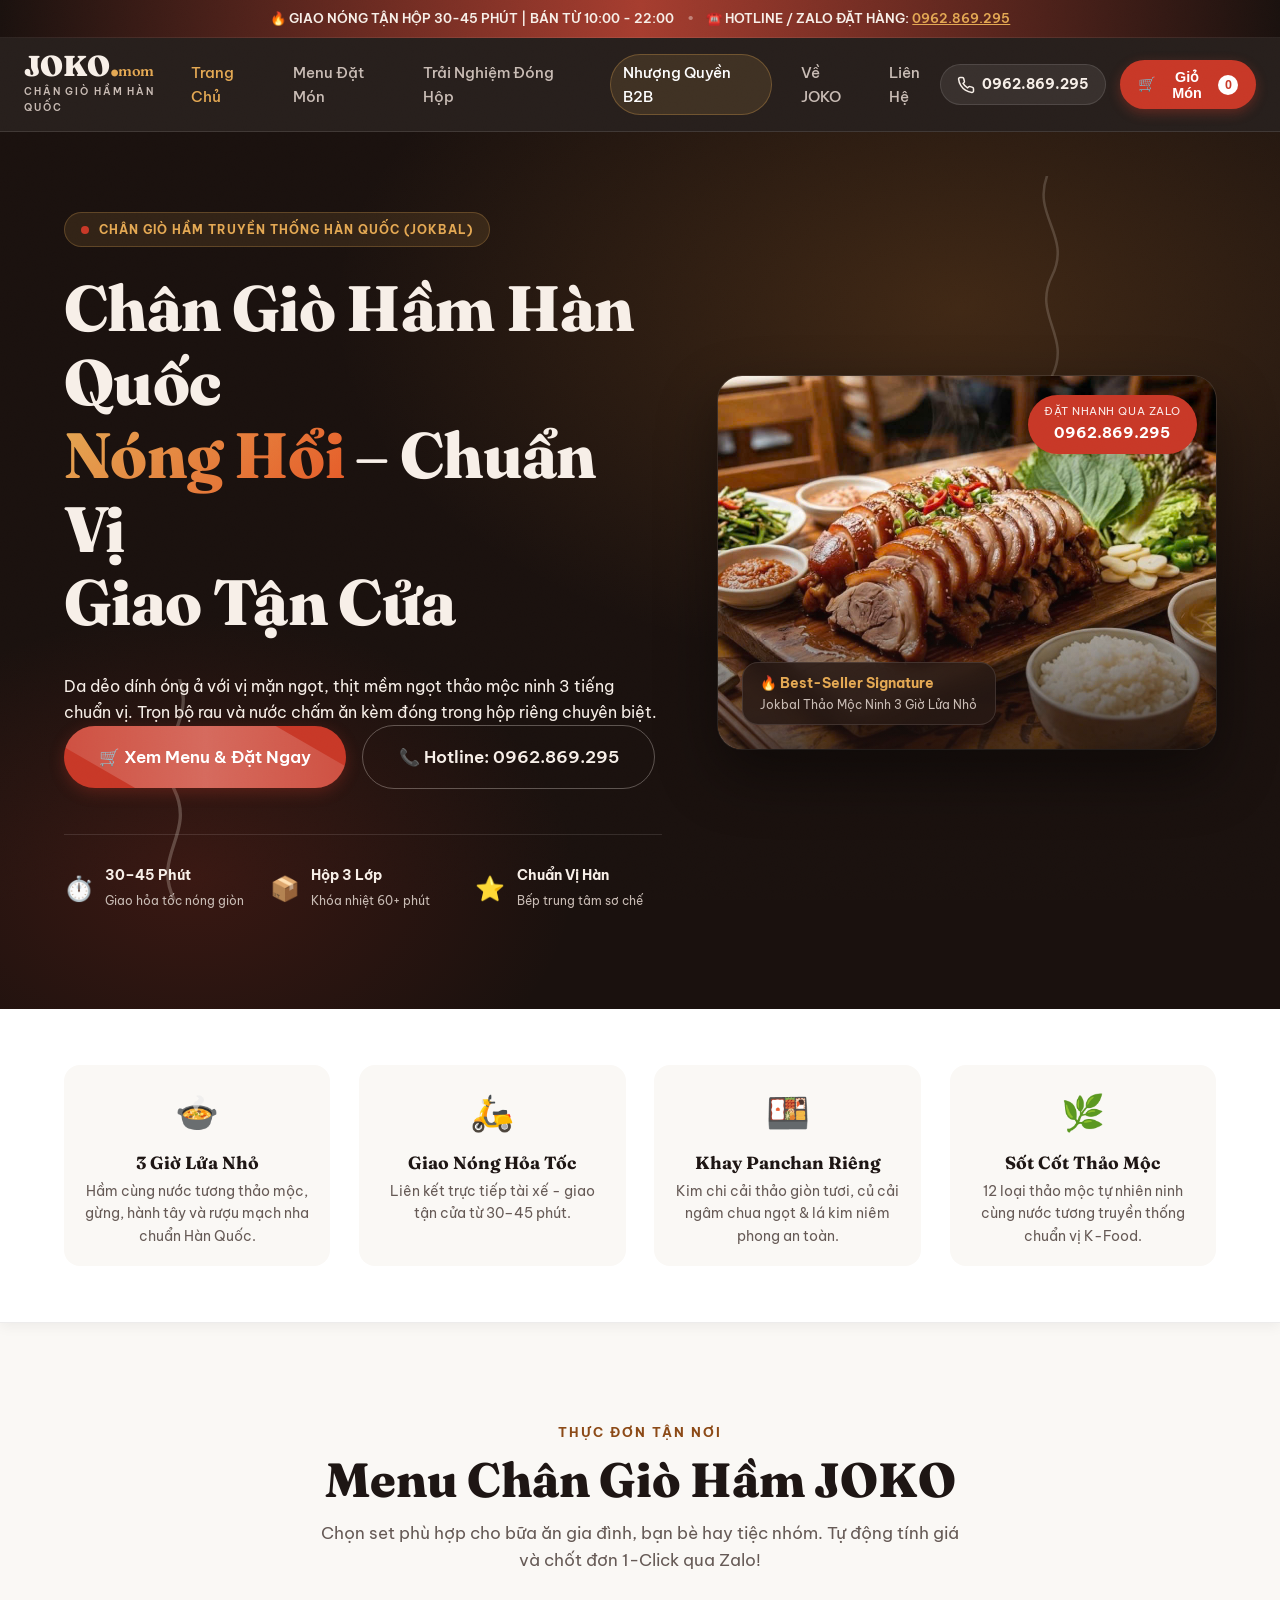
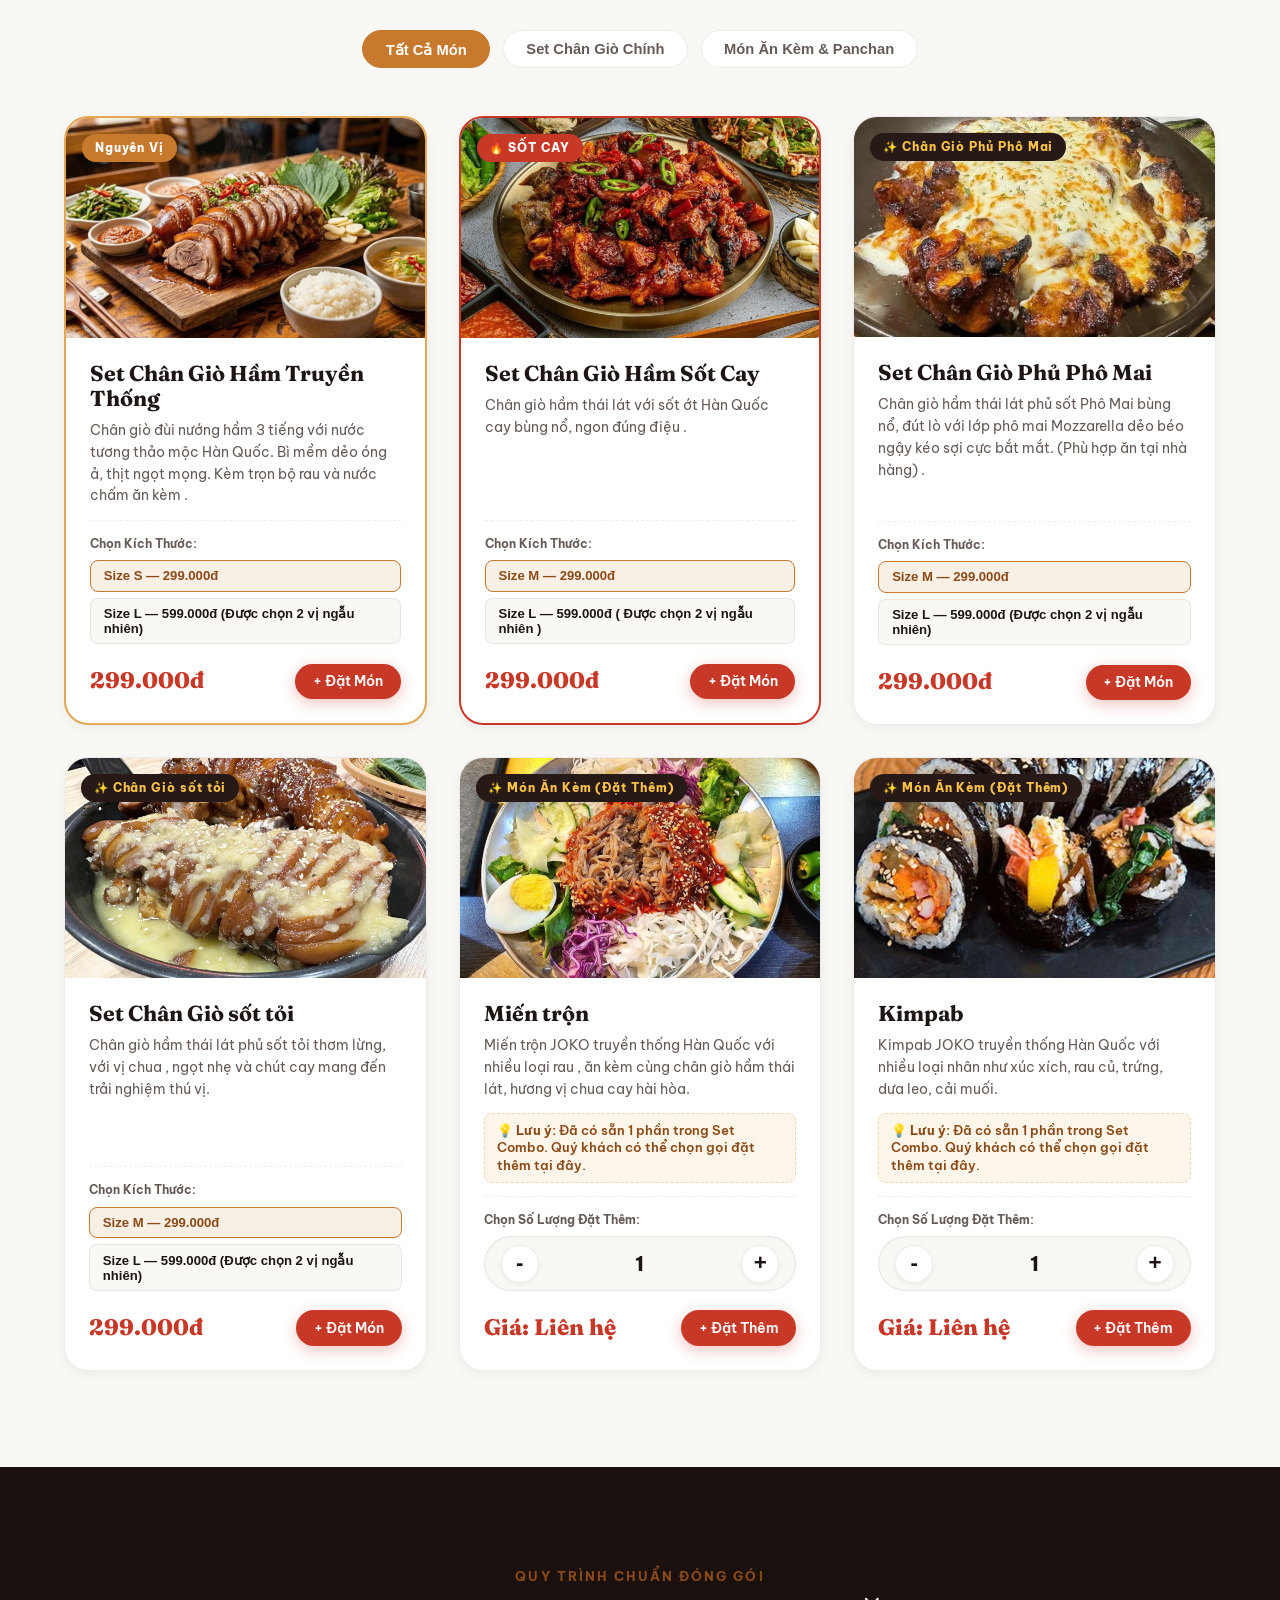
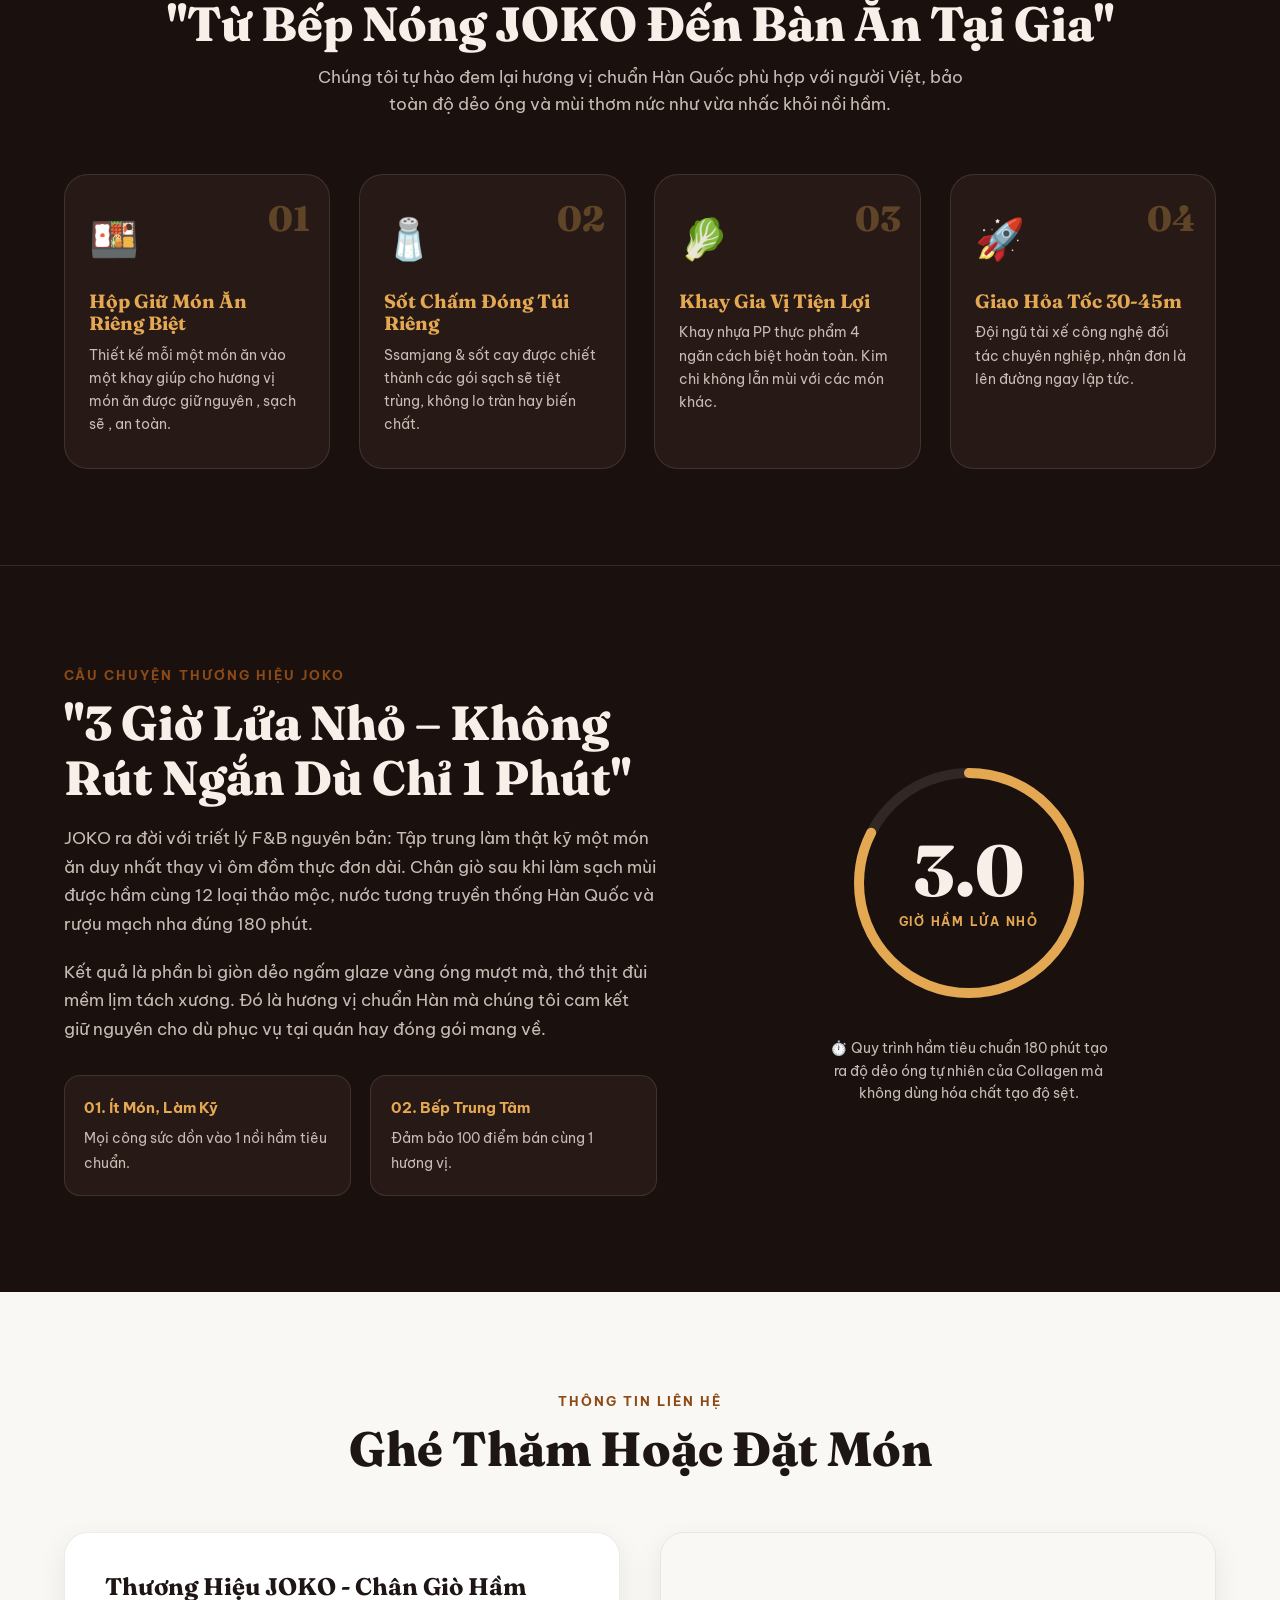
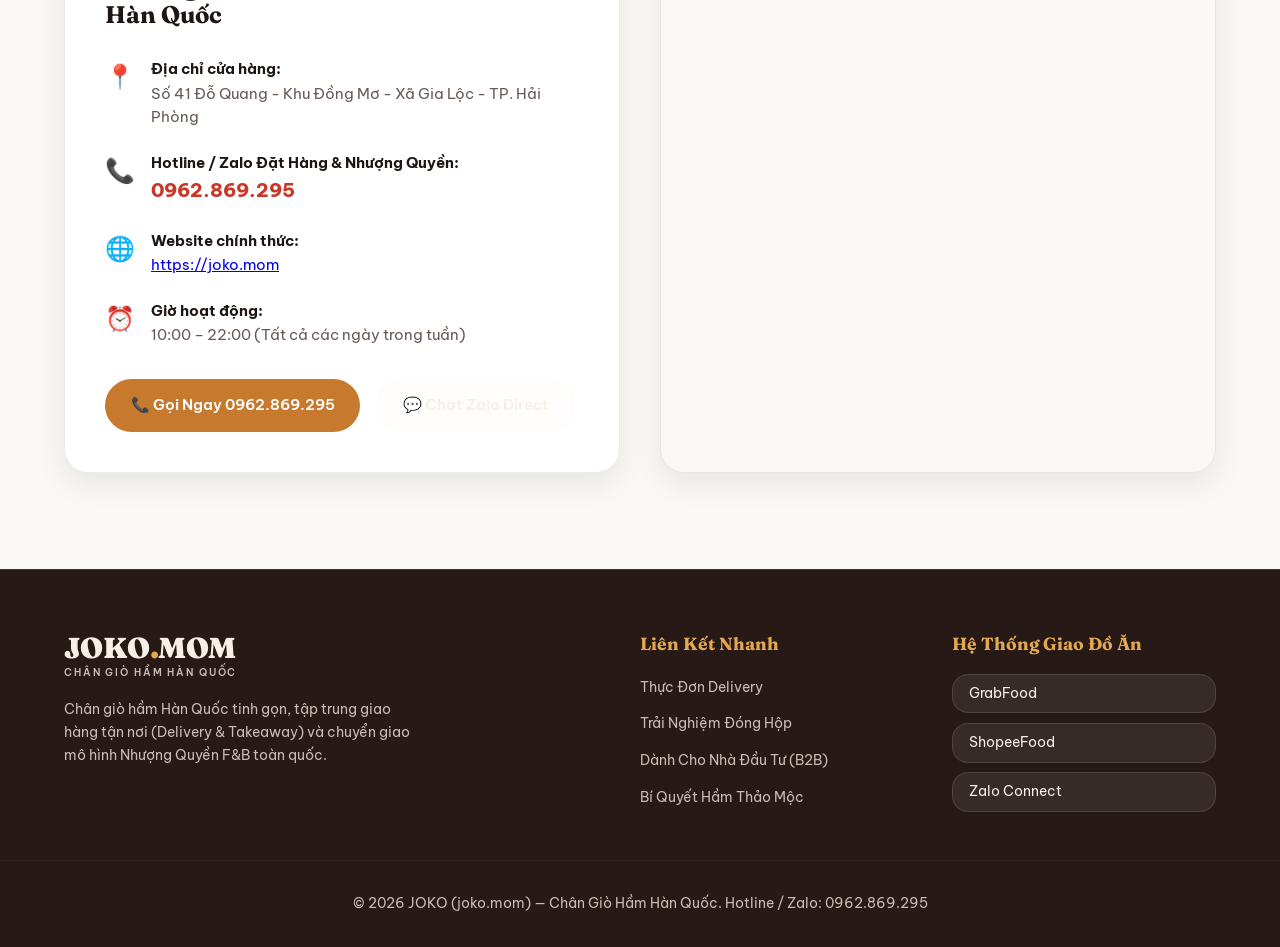
<file: index.html>
<!DOCTYPE html>
<html lang="vi">

<head>
  <meta charset="UTF-8">
  <meta name="viewport" content="width=device-width, initial-scale=1.0">
  <title>JOKO — Chân Giò Hầm Hàn Quốc Nóng Hổi | Giao Tận Nơi & Nhượng Quyền F&B</title>

  <!-- SEO & Social Open Graph Meta Tags -->
  <meta name="description"
    content="JOKO - Thương hiệu chân giò hầm Hàn Quốc (Jokbal) tinh gọn. Da dẻo dính óng ả, thịt mềm ngọt thảo mộc ninh 3 tiếng. Đóng hộp giữ nhiệt 3 lớp giao tận nơi 30-45m & Nhượng quyền F&B vốn thấp. Hotline/Zalo: 0962.869.295.">
  <meta name="keywords"
    content="JOKO, chân giò hầm Hàn Quốc, Jokbal, chân giò hầm thảo mộc, chân giò cay phô mai, nhượng quyền F&B, giao đồ ăn tận nơi, joko.mom">
  <meta name="author" content="JOKO Korea F&B">

  <meta property="og:type" content="website">
  <meta property="og:url" content="https://joko.mom/">
  <meta property="og:title" content="JOKO — Chân Giò Hầm Hàn Quốc Nóng Hổi | Chuẩn Vị Giao Tận Cửa">
  <meta property="og:description"
    content="Chân giò hầm chuẩn vị Hàn ninh nhừ 3 tiếng. Da dẻo dính óng ả, trọn bộ panchan đóng hộp giữ nhiệt 3 lớp. Đặt giao hàng hoặc đăng ký Nhượng Quyền F&B ngay!">
  <meta property="og:image" content="images/jokbal-hero.jpg">

  <!-- Google Fonts -->
  <link rel="preconnect" href="https://fonts.googleapis.com">
  <link rel="preconnect" href="https://fonts.gstatic.com" crossorigin>
  <link
    href="https://fonts.googleapis.com/css2?family=Fraunces:ital,opsz,wght@0,9..144,400;0,9..144,600;0,9..144,700;0,9..144,900;1,9..144,600&family=Be+Vietnam+Pro:ital,wght@0,300;0,400;0,500;0,600;0,700;0,800;1,400&display=swap"
    rel="stylesheet">

  <!-- Main Stylesheet -->
  <link rel="stylesheet" href="style.css">

  <!-- Schema.org Structured Data -->
  <script type="application/ld+json">
  {
    "@context": "https://schema.org",
    "@type": "Restaurant",
    "name": "JOKO - Chân Giò Hầm Hàn Quốc",
    "image": "https://joko.mom/images/jokbal-hero.jpg",
    "@id": "https://joko.mom/#restaurant",
    "url": "https://joko.mom",
    "telephone": "+84962869295",
    "priceRange": "89.000đ - 309.000đ",
    "address": {
      "@type": "PostalAddress",
      "streetAddress": "Số 41 Đỗ Quang, Khu Đồng Mơ",
      "addressLocality": "Gia Lộc",
      "addressRegion": "Hải Phòng",
      "addressCountry": "VN"
    },
    "servesCuisine": "Korean",
    "openingHoursSpecification": [
      {
        "@type": "OpeningHoursSpecification",
        "dayOfWeek": ["Monday", "Tuesday", "Wednesday", "Thursday", "Friday", "Saturday", "Sunday"],
        "opens": "10:00",
        "closes": "22:00"
      }
    ]
  }
  </script>
</head>

<body>
  <!-- Grain overlay for rich K-food texture -->
  <div class="grain"></div>

  <!-- Announcement Bar -->
  <div class="top-announcement">
    <div class="announcement-content">
      <span>🔥 GIAO NÓNG TẬN HỘP 30-45 PHÚT | BÁN TỪ 10:00 - 22:00</span>
      <span class="divider">•</span>
      <span>☎️ HOTLINE / ZALO ĐẶT HÀNG: <a href="tel:0962869295" class="phone-link">0962.869.295</a></span>
    </div>
  </div>

  <!-- HEADER & NAVIGATION -->
  <header class="main-header" id="header">
    <div class="header-inner">
      <a href="index.html" class="brand-logo">
        <div class="logo-text">JOKO<span class="amber-dot">.</span><span class="domain-tag">mom</span></div>
        <div class="logo-sub">CHÂN GIÒ HẦM HÀN QUỐC</div>
      </a>

      <!-- Desktop Nav -->
      <nav class="desktop-nav">
        <a href="#hero" class="nav-link active">Trang Chủ</a>
        <a href="#menu" class="nav-link">Menu Đặt Món</a>
        <a href="#unboxing" class="nav-link">Trải Nghiệm Đóng Hộp</a>
        <a href="nhuong-quyen.html" class="nav-link b2b-highlight">Nhượng Quyền B2B</a>
        <a href="#story" class="nav-link">Về JOKO</a>
        <a href="#contact" class="nav-link">Liên Hệ</a>
      </nav>

      <!-- Header Actions -->
      <div class="header-actions">
        <a href="tel:0962869295" class="btn-phone-call hidden-mobile">
          <svg width="18" height="18" viewBox="0 0 24 24" fill="none" stroke="currentColor" stroke-width="2">
            <path
              d="M22 16.92v3a2 2 0 0 1-2.18 2 19.79 19.79 0 0 1-8.63-3.07 19.5 19.5 0 0 1-6-6 19.79 19.79 0 0 1-3.07-8.67A2 2 0 0 1 4.11 2h3a2 2 0 0 1 2 1.72 12.84 12.84 0 0 0 .7 2.81 2 2 0 0 1-.45 2.11L8.09 9.91a16 16 0 0 0 6 6l1.27-1.27a2 2 0 0 1 2.11-.45 12.84 12.84 0 0 0 2.81.7A2 2 0 0 1 22 16.92z" />
          </svg>
          0962.869.295
        </a>
        <button class="cart-trigger-btn" id="open-cart-btn" onclick="toggleCartModal()">
          <span class="cart-icon">🛒</span>
          <span class="cart-text">Giỏ Món</span>
          <span class="cart-count-badge" id="cart-count">0</span>
        </button>
        <button class="mobile-menu-toggle" id="menu-toggle-btn" onclick="toggleMobileDrawer()"
          aria-label="Toggle Navigation">
          <span></span>
          <span></span>
          <span></span>
        </button>
      </div>
    </div>

    <!-- Mobile Navigation Drawer -->
    <div class="mobile-drawer" id="mobile-drawer">
      <div class="drawer-header">
        <div class="brand-logo">
          <div class="logo-text">JOKO<span class="amber-dot">.</span>MOM</div>
        </div>
        <button class="drawer-close-btn" onclick="toggleMobileDrawer()">✕</button>
      </div>
      <div class="drawer-body">
        <a href="#hero" onclick="toggleMobileDrawer()">🔥 Trang Chủ</a>
        <a href="#menu" onclick="toggleMobileDrawer()">🍗 Menu Đặt Món Delivery</a>
        <a href="#unboxing" onclick="toggleMobileDrawer()">📦 Trải Nghiệm Đóng Hộp</a>
        <a href="nhuong-quyen.html" class="drawer-b2b">🤝 Nhượng Quyền B2B Tinh Gọn</a>
        <a href="#story" onclick="toggleMobileDrawer()">✨ Bí Quyết Hầm 3 Giờ</a>
        <a href="#contact" onclick="toggleMobileDrawer()">📍 Địa Chỉ & Hotline</a>

        <div class="drawer-contact-box">
          <p>Đặt giao nhanh hoặc tư vấn nhượng quyền:</p>
          <a href="tel:0962869295" class="btn btn-primary full-width">📞 Hotline: 0962.869.295</a>
          <a href="https://zalo.me/0962869295" target="_blank" class="btn btn-secondary full-width margin-top-sm">💬
            Chat Zalo Trực Tiếp</a>
        </div>
      </div>
    </div>
  </header>

  <main>
    <!-- HERO SECTION (B2C CONVERSION) -->
    <section class="hero-section" id="hero">
      <!-- Background Steam Animation Effects -->
      <svg class="steam-effect steam-1" viewBox="0 0 200 220">
        <path d="M100 200 C 80 160, 120 140, 100 100 C 80 60, 120 40, 105 0" stroke="rgba(242, 232, 220, 0.4)"
          stroke-width="3" fill="none" stroke-linecap="round" />
      </svg>
      <svg class="steam-effect steam-2" viewBox="0 0 200 220">
        <path d="M100 200 C 120 160, 80 140, 100 100 C 120 60, 80 40, 95 0" stroke="rgba(242, 232, 220, 0.3)"
          stroke-width="2.5" fill="none" stroke-linecap="round" />
      </svg>

      <div class="container hero-inner">
        <div class="hero-content">
          <div class="hero-badge">
            <span class="pulse-dot"></span>
            <span>CHÂN GIÒ HẦM TRUYỀN THỐNG HÀN QUỐC (JOKBAL)</span>
          </div>

          <h1 class="hero-title">
            Chân Giò Hầm Hàn Quốc<br>
            <span class="gradient-text">Nóng Hổi</span> – Chuẩn Vị<br>
            Giao Tận Cửa
          </h1>

          <p class="hero-subtitle"></p>
          Da dẻo dính óng ả với vị mặn ngọt, thịt mềm ngọt thảo mộc ninh 3 tiếng chuẩn vị. Trọn bộ rau và nước chấm ăn
          kèm đóng trong hộp riêng chuyên biệt.
          </p>

          <div class="hero-ctas">
            <a href="#menu" class="btn btn-accent btn-lg btn-glow">
              <span>🛒 Xem Menu & Đặt Ngay</span>
            </a>
            <a href="tel:0962869295" class="btn btn-outline-light btn-lg">
              <span>📞 Hotline: 0962.869.295</span>
            </a>
          </div>

          <!-- Quick Trust Badges -->
          <div class="hero-trust-grid">
            <div class="trust-item">
              <span class="trust-icon">⏱️</span>
              <div class="trust-info">
                <strong>30–45 Phút</strong>
                <span>Giao hỏa tốc nóng giòn</span>
              </div>
            </div>
            <div class="trust-item">
              <span class="trust-icon">📦</span>
              <div class="trust-info">
                <strong>Hộp 3 Lớp</strong>
                <span>Khóa nhiệt 60+ phút</span>
              </div>
            </div>
            <div class="trust-item">
              <span class="trust-icon">⭐</span>
              <div class="trust-info">
                <strong>Chuẩn Vị Hàn</strong>
                <span>Bếp trung tâm sơ chế</span>
              </div>
            </div>
          </div>
        </div>

        <div class="hero-media">
          <div class="media-card-wrap">
            <img src="images/jokbal-hero.jpg" alt="Set Chân Giò Hầm Thảo Mộc JOKO óng ả" class="hero-img">
            <div class="media-overlay"></div>

            <div class="floating-dish-tag">
              <div class="dish-tag-title">🔥 Best-Seller Signature</div>
              <div class="dish-tag-desc">Jokbal Thảo Mộc Ninh 3 Giờ Lửa Nhỏ</div>
            </div>

            <div class="floating-hotline-badge">
              <span>Đặt Nhanh Qua Zalo</span>
              <strong>0962.869.295</strong>
            </div>
          </div>
        </div>
      </div>
    </section>

    <!-- SECTION: DELIVERY GUARANTEE BANNER -->
    <section class="guarantee-section">
      <div class="container">
        <div class="guarantee-grid">
          <div class="guarantee-card">
            <div class="g-icon">🍲</div>
            <h3>3 Giờ Lửa Nhỏ</h3>
            <p>Hầm cùng nước tương thảo mộc, gừng, hành tây và rượu mạch nha chuẩn Hàn Quốc.</p>
          </div>
          <div class="guarantee-card">
            <div class="g-icon">🛵</div>
            <h3>Giao Nóng Hỏa Tốc</h3>
            <p>Liên kết trực tiếp tài xế - giao tận cửa từ 30–45 phút.</p>
          </div>
          <div class="guarantee-card">
            <div class="g-icon">🍱</div>
            <h3>Khay Panchan Riêng</h3>
            <p>Kim chi cải thảo giòn tươi, củ cải ngâm chua ngọt & lá kim niêm phong an toàn.</p>
          </div>
          <div class="guarantee-card">
            <div class="g-icon">🌿</div>
            <h3>Sốt Cốt Thảo Mộc</h3>
            <p>12 loại thảo mộc tự nhiên ninh cùng nước tương truyền thống chuẩn vị K-Food.</p>
          </div>
        </div>
      </div>
    </section>

    <!-- SECTION: MENU ĐẶT MÓN (DELIVERY MENU) -->
    <section class="menu-section" id="menu">
      <div class="container">
        <div class="section-header text-center">
          <div class="sub-kicker">THỰC ĐƠN TẬN NƠI</div>
          <h2 class="section-title">Menu Chân Giò Hầm JOKO</h2>
          <p class="section-desc">Chọn set phù hợp cho bữa ăn gia đình, bạn bè hay tiệc nhóm. Tự động tính giá và chốt
            đơn 1-Click qua Zalo!</p>
        </div>

        <!-- Menu Filter Tabs -->
        <div class="menu-tabs">
          <button class="tab-btn active" onclick="filterMenu('all')">Tất Cả Món</button>
          <button class="tab-btn" onclick="filterMenu('sets')">Set Chân Giò Chính</button>
          <button class="tab-btn" onclick="filterMenu('sides')">Món Ăn Kèm & Panchan</button>
        </div>

        <!-- Menu Grid -->
        <div class="menu-grid" id="menu-grid-container">

          <!-- Dish 1: Set Truyen Thong -->
          <div class="dish-card signature-card" data-category="sets">
            <div class="dish-badge">Nguyên Vị</div>
            <div class="dish-img-box">
              <img src="images/jokbal-hero.jpg" alt="Set Chân Giò Hầm Truyền Thống JOKO">
            </div>
            <div class="dish-details">
              <h3 class="dish-name">Set Chân Giò Hầm Truyền Thống</h3>
              <p class="dish-desc">Chân giò đùi nướng hầm 3 tiếng với nước tương thảo mộc Hàn Quốc. Bì mềm dẻo óng ả,
                thịt ngọt mọng. Kèm trọn bộ rau và nước chấm ăn kèm .</p>

              <!-- Size Picker -->
              <div class="size-picker">
                <label>Chọn Kích Thước:</label>
                <div class="size-options">
                  <button class="size-btn active" data-price="299000" data-size="Size S (2-3 người)"
                    onclick="selectCardSize(this)">Size S — 299.000đ</button>
                  <button class="size-btn" data-price="599000" data-size="Size L (4-5 người)"
                    onclick="selectCardSize(this)">Size L — 599.000đ (Được chọn 2 vị ngẫu nhiên)</button>
                </div>
              </div>

              <div class="dish-bottom">
                <div class="dish-price-display">299.000đ</div>
                <button class="btn btn-accent btn-sm" onclick="addDishToCart(this, 'Set Chân Giò Hầm Truyền Thống')">
                  <span>+ Đặt Món</span>
                </button>
              </div>
            </div>
          </div>

          <!-- Dish 2: Set Cay Pho Mai -->
          <div class="dish-card hot-spicy-card" data-category="sets">
            <div class="dish-badge spicy-badge">🔥 SỐT CAY
            </div>
            <div class="dish-img-box">
              <img src="images/23.jpg" alt="Set Chân Giò Hầm Cay Phô Mai JOKO">
            </div>
            <div class="dish-details">
              <h3 class="dish-name">Set Chân Giò Hầm Sốt Cay</h3>
              <p class="dish-desc">Chân giò hầm thái lát với sốt ớt Hàn Quốc cay bùng nổ, ngon đúng điệu .</p>

              <div class="size-picker">
                <label>Chọn Kích Thước:</label>
                <div class="size-options">
                  <button class="size-btn active" data-price="299000" data-size="Size M (2-3 người)"
                    onclick="selectCardSize(this)">Size M — 299.000đ</button>
                  <button class="size-btn" data-price="599000" data-size="Size L (4-5 người)"
                    onclick="selectCardSize(this)">Size L — 599.000đ ( Được chọn 2 vị ngẫu nhiên )</button>
                </div>
              </div>

              <div class="dish-bottom">
                <div class="dish-price-display">299.000đ</div>
                <button class="btn btn-accent btn-sm" onclick="addDishToCart(this, 'Set Chân Giò Hầm Sốt Cay')">
                  <span>+ Đặt Món</span>
                </button>
              </div>
            </div>
          </div>

          <!-- Dish 3: Set Dut Lo Gion Da -->
          <div class="dish-card" data-category="sets">
            <div class="dish-badge gold-badge">✨ Chân Giò Phủ Phô Mai</div>
            <div class="dish-img-box">
              <img src="images/22.jpg" alt="Chân Giò Đút Lò Phủ Phô Mai JOKO">
            </div>
            <div class="dish-details">
              <h3 class="dish-name">Set Chân Giò Phủ Phô Mai</h3>
              <p class="dish-desc">Chân giò hầm thái lát phủ sốt Phô Mai bùng nổ, đút lò với lớp phô mai Mozzarella dẻo
                béo ngậy kéo sợi cực bắt mắt. (Phù hợp ăn tại nhà hàng) .</p>

              <div class="size-picker">
                <label>Chọn Kích Thước:</label>
                <div class="size-options">
                  <button class="size-btn active" data-price="299000" data-size="Size M (2-3 người)"
                    onclick="selectCardSize(this)">Size M — 299.000đ</button>
                  <button class="size-btn" data-price="599000" data-size="Size L (4-5 người)"
                    onclick="selectCardSize(this)">Size L — 599.000đ (Được chọn 2 vị ngẫu nhiên)</button>
                </div>
              </div>

              <div class="dish-bottom">
                <div class="dish-price-display">299.000đ</div>
                <button class="btn btn-accent btn-sm" onclick="addDishToCart(this, 'Set Chân Giò Hầm Phô Mai')">
                  <span>+ Đặt Món</span>
                </button>
              </div>
            </div>
          </div>

          <!-- Dish 4: Set Dut Lo sốt tỏi -->
          <div class="dish-card" data-category="sets">
            <div class="dish-badge gold-badge">✨ Chân Giò sốt tỏi</div>
            <div class="dish-img-box">
              <img src="images/8.jpg" alt="Chân Giò sốt tỏi JOKO">
            </div>
            <div class="dish-details">
              <h3 class="dish-name">Set Chân Giò sốt tỏi</h3>
              <p class="dish-desc">Chân giò hầm thái lát phủ sốt tỏi thơm lừng, với vị chua , ngọt nhẹ và chút cay
                mang đến trải nghiệm thú vị. </p>

              <div class="size-picker">
                <label>Chọn Kích Thước:</label>
                <div class="size-options">
                  <button class="size-btn active" data-price="299000" data-size="Size M (2-3 người)"
                    onclick="selectCardSize(this)">Size M — 299.000đ</button>
                  <button class="size-btn" data-price="599000" data-size="Size L (4-5 người)"
                    onclick="selectCardSize(this)">Size L — 599.000đ (Được chọn 2 vị ngẫu nhiên)</button>
                </div>
              </div>

              <div class="dish-bottom">
                <div class="dish-price-display">299.000đ</div>
                <button class="btn btn-accent btn-sm" onclick="addDishToCart(this, 'Set Chân Giò sốt tỏi')">
                  <span>+ Đặt Món</span>
                </button>
              </div>
            </div>
          </div>

          <!-- Dish 5: Miến trộn -->
          <div class="dish-card" data-category="sides">
            <div class="dish-badge gold-badge">✨ Món Ăn Kèm (Đặt Thêm)</div>
            <div class="dish-img-box">
              <img src="images/17.jpg" alt="Miến trộn JOKO">
            </div>
            <div class="dish-details">
              <h3 class="dish-name">Miến trộn</h3>
              <p class="dish-desc">Miến trộn JOKO truyền thống Hàn Quốc với nhiều loại rau , ăn kèm cùng chân giò
                hầm thái lát, hương vị chua cay hài hòa.</p>

              <div class="dish-note-tag">
                <span>💡 <strong>Lưu ý:</strong> Đã có sẵn 1 phần trong Set Combo. Quý khách có thể chọn gọi đặt thêm
                  tại đây.</span>
              </div>

              <div class="size-picker">
                <label>Chọn Số Lượng Đặt Thêm:</label>
                <div class="card-qty-control">
                  <button type="button" class="card-qty-btn" onclick="changeCardQty(this, -1, event)">-</button>
                  <span class="card-qty-val" data-price="0">1</span>
                  <button type="button" class="card-qty-btn" onclick="changeCardQty(this, 1, event)">+</button>
                </div>
              </div>

              <div class="dish-bottom">
                <div class="dish-price-display">Giá: Liên hệ</div>
                <button class="btn btn-accent btn-sm" onclick="addDishToCart(this, 'Kimpab (Đặt thêm)')">
                  <span>+ Đặt Thêm</span>
                </button>
              </div>
            </div>
          </div>

          <!-- Dish 6: Kimpab -->
          <div class="dish-card" data-category="sides">
            <div class="dish-badge gold-badge">✨ Món Ăn Kèm (Đặt Thêm)</div>
            <div class="dish-img-box">
              <img src="images/13.jpg" alt="Kimpab JOKO">
            </div>
            <div class="dish-details">
              <h3 class="dish-name">Kimpab</h3>
              <p class="dish-desc">Kimpab JOKO truyền thống Hàn Quốc với nhiều loại nhân như xúc xích, rau củ, trứng,
                dưa
                leo, cải muối.</p>

              <div class="dish-note-tag">
                <span>💡 <strong>Lưu ý:</strong> Đã có sẵn 1 phần trong Set Combo. Quý khách có thể chọn gọi đặt thêm
                  tại đây.</span>
              </div>

              <div class="size-picker">
                <label>Chọn Số Lượng Đặt Thêm:</label>
                <div class="card-qty-control">
                  <button type="button" class="card-qty-btn" onclick="changeCardQty(this, -1, event)">-</button>
                  <span class="card-qty-val" data-price="0">1</span>
                  <button type="button" class="card-qty-btn" onclick="changeCardQty(this, 1, event)">+</button>
                </div>
              </div>

              <div class="dish-bottom">
                <div class="dish-price-display">Giá: Liên hệ</div>
                <button class="btn btn-accent btn-sm" onclick="addDishToCart(this, 'Kimpab (Đặt thêm)')">
                  <span>+ Đặt Thêm</span>
                </button>
              </div>
            </div>
          </div>

        </div>
      </div>
    </section>

    <!-- SECTION: UNBOXING EXPERIENCE (TRẢI NGHIỆM ĐÓNG HỘP) -->
    <section class="unboxing-section" id="unboxing">
      <div class="container">
        <div class="section-header text-center light-text">
          <div class="sub-kicker text-amber">QUY TRÌNH CHUẨN ĐÓNG GÓI</div>
          <h2 class="section-title">"Từ Bếp Nóng JOKO Đến Bàn Ăn Tại Gia"</h2>
          <p class="section-desc">Chúng tôi tự hào đem lại hương vị chuẩn Hàn Quốc phù hợp với người Việt, bảo toàn độ
            dẻo óng và
            mùi thơm nức như vừa nhấc khỏi nồi hầm.</p>
        </div>

        <div class="unboxing-grid">
          <div class="unboxing-step">
            <div class="step-num">01</div>
            <div class="step-icon">🍱</div>
            <h4>Hộp Giữ Món Ăn Riêng Biệt</h4>
            <p>Thiết kế mỗi một món ăn vào một khay giúp cho hương vị món ăn được giữ nguyên , sạch sẽ , an toàn.</p>
          </div>
          <div class="unboxing-step">
            <div class="step-num">02</div>
            <div class="step-icon">🧂</div>
            <h4>Sốt Chấm Đóng Túi Riêng</h4>
            <p>Ssamjang & sốt cay được chiết thành các gói sạch sẽ tiệt trùng, không lo tràn hay biến chất.</p>
          </div>
          <div class="unboxing-step">
            <div class="step-num">03</div>
            <div class="step-icon">🥬</div>
            <h4>Khay Gia Vị Tiện Lợi</h4>
            <p>Khay nhựa PP thực phẩm 4 ngăn cách biệt hoàn toàn. Kim chi không lẫn mùi với các món khác.</p>
          </div>
          <div class="unboxing-step">
            <div class="step-num">04</div>
            <div class="step-icon">🚀</div>
            <h4>Giao Hỏa Tốc 30-45m</h4>
            <p>Đội ngũ tài xế công nghệ đối tác chuyên nghiệp, nhận đơn là lên đường ngay lập tức.</p>
          </div>
        </div>
      </div>
    </section>


    <!-- SECTION: STORY & 3-HOUR SIMMER PROCESS -->
    <section class="story-section" id="story">
      <div class="container">
        <div class="story-grid">
          <div class="story-text">
            <div class="sub-kicker">CÂU CHUYỆN THƯƠNG HIỆU JOKO</div>
            <h2 class="section-title">"3 Giờ Lửa Nhỏ – Không Rút Ngắn Dù Chỉ 1 Phút"</h2>
            <p>JOKO ra đời với triết lý F&B nguyên bản: Tập trung làm thật kỹ một món ăn duy nhất thay vì ôm đồm thực
              đơn dài. Chân giò sau khi làm sạch mùi được hầm cùng 12 loại thảo mộc, nước tương truyền thống Hàn Quốc và
              rượu mạch nha đúng 180 phút.</p>
            <p>Kết quả là phần bì giòn dẻo ngấm glaze vàng óng mượt mà, thớ thịt đùi mềm lịm tách xương. Đó là hương vị
              chuẩn Hàn mà chúng tôi cam kết giữ nguyên cho dù phục vụ tại quán hay đóng gói mang về.</p>

            <div class="story-values">
              <div class="val-box">
                <strong>01. Ít Món, Làm Kỹ</strong>
                <span>Mọi công sức dồn vào 1 nồi hầm tiêu chuẩn.</span>
              </div>
              <div class="val-box">
                <strong>02. Bếp Trung Tâm</strong>
                <span>Đảm bảo 100 điểm bán cùng 1 hương vị.</span>
              </div>
            </div>
          </div>

          <div class="story-dial-wrapper">
            <div class="dial-container">
              <svg class="dial-svg" viewBox="0 0 260 260">
                <circle class="dial-track" cx="130" cy="130" r="110"></circle>
                <circle class="dial-fill" cx="130" cy="130" r="110"></circle>
              </svg>
              <div class="dial-content">
                <span class="dial-number">3.0</span>
                <span class="dial-label">GIỜ HẦM LỬA NHỎ</span>
              </div>
            </div>
            <div class="dial-caption">
              <p>⏱️ Quy trình hầm tiêu chuẩn 180 phút tạo ra độ dẻo óng tự nhiên của Collagen mà không dùng hóa chất tạo
                độ sệt.</p>
            </div>
          </div>
        </div>
      </div>
    </section>

    <!-- SECTION: CONTACT & LOCATION -->
    <section class="contact-section" id="contact">
      <div class="container">
        <div class="section-header text-center">
          <div class="sub-kicker">THÔNG TIN LIÊN HỆ</div>
          <h2 class="section-title">Ghé Thăm Hoặc Đặt Món</h2>
        </div>

        <div class="contact-grid">
          <div class="contact-info-card">
            <h3>Thương Hiệu JOKO - Chân Giò Hầm Hàn Quốc</h3>

            <div class="info-line">
              <span class="info-icon">📍</span>
              <div>
                <strong>Địa chỉ cửa hàng:</strong>
                <p>Số 41 Đỗ Quang - Khu Đồng Mơ - Xã Gia Lộc - TP. Hải Phòng</p>
              </div>
            </div>

            <div class="info-line">
              <span class="info-icon">📞</span>
              <div>
                <strong>Hotline / Zalo Đặt Hàng & Nhượng Quyền:</strong>
                <p><a href="tel:0962869295" class="phone-highlight">0962.869.295</a></p>
              </div>
            </div>

            <div class="info-line">
              <span class="info-icon">🌐</span>
              <div>
                <strong>Website chính thức:</strong>
                <p><a href="https://joko.mom" target="_blank">https://joko.mom</a></p>
              </div>
            </div>

            <div class="info-line">
              <span class="info-icon">⏰</span>
              <div>
                <strong>Giờ hoạt động:</strong>
                <p>10:00 – 22:00 (Tất cả các ngày trong tuần)</p>
              </div>
            </div>

            <div class="contact-buttons-row">
              <a href="tel:0962869295" class="btn btn-primary">📞 Gọi Ngay 0962.869.295</a>
              <a href="https://zalo.me/0962869295" target="_blank" class="btn btn-secondary">💬 Chat Zalo Direct</a>
            </div>
          </div>

          <div class="map-embed-box">
            <iframe
              src="https://www.google.com/maps/embed?pb=!1m18!1m12!1m3!1d3729.006935272635!2d106.29323417531773!3d20.87511539864239!2m3!1f0!2f0!3f0!3m2!1i1024!2i768!4f13.1!3m3!1m2!1s0x31359a7efc59d173%3A0x8fd9d7b9201c872a!2zNDEgxJDhu5cgUXVhbmcsIEdpYSBM4buZYywgSM6jaSBQaMOybmcsIFZpZXRuYW0!5e0!3m2!1svi!2svn!4v1710000000000!5m2!1svi!2svn"
              width="100%" height="100%" style="border:0;" allowfullscreen="" loading="lazy">
            </iframe>
          </div>
        </div>
      </div>
    </section>
  </main>

  <!-- FOOTER -->
  <footer class="main-footer">
    <div class="container footer-inner">
      <div class="footer-col brand-col">
        <div class="brand-logo">
          <div class="logo-text">JOKO<span class="amber-dot">.</span>MOM</div>
          <div class="logo-sub">CHÂN GIÒ HẦM HÀN QUỐC</div>
        </div>
        <p class="footer-desc">
          Chân giò hầm Hàn Quốc tinh gọn, tập trung giao hàng tận nơi (Delivery & Takeaway) và chuyển giao mô hình
          Nhượng Quyền F&B toàn quốc.
        </p>
      </div>

      <div class="footer-col">
        <h4>Liên Kết Nhanh</h4>
        <ul class="footer-links">
          <li><a href="#menu">Thực Đơn Delivery</a></li>
          <li><a href="#unboxing">Trải Nghiệm Đóng Hộp</a></li>
          <li><a href="nhuong-quyen.html">Dành Cho Nhà Đầu Tư (B2B)</a></li>
          <li><a href="#story">Bí Quyết Hầm Thảo Mộc</a></li>
        </ul>
      </div>

      <div class="footer-col">
        <h4>Hệ Thống Giao Đồ Ăn</h4>
        <div class="app-badges">
          <span class="app-tag">GrabFood</span>
          <span class="app-tag">ShopeeFood</span>
          <span class="app-tag">Zalo Connect</span>
        </div>
      </div>
    </div>

    <div class="footer-bottom">
      <div class="container text-center">
        <p>© 2026 JOKO (joko.mom) — Chân Giò Hầm Hàn Quốc. Hotline / Zalo: 0962.869.295</p>
      </div>
    </div>
  </footer>

  <!-- FLOATING MINI-CART MODAL -->
  <div class="cart-modal-backdrop" id="cart-modal">
    <div class="cart-modal-container">
      <div class="cart-modal-header">
        <h3>🛒 Giỏ Món Đặt Hàng JOKO</h3>
        <button class="cart-close-btn" onclick="toggleCartModal()">✕</button>
      </div>

      <div class="cart-modal-body">
        <div id="cart-items-container" class="cart-items-list">
          <!-- Cart items dynamically rendered here -->
        </div>

        <div id="cart-empty-msg" class="cart-empty-box">
          <span>🍽️</span>
          <p>Giỏ hàng của bạn đang trống.</p>
          <a href="#menu" class="btn btn-primary btn-sm" onclick="toggleCartModal()">Chọn món ngay</a>
        </div>

        <div class="cart-summary-box" id="cart-summary-box">
          <div class="cart-summary-line">
            <span>Tổng cộng món:</span>
            <strong id="cart-total-price" class="text-accent">0đ</strong>
          </div>

          <div class="checkout-form-fields">
            <h4>Thông Tin Nhận Hàng Nhanh:</h4>
            <div class="form-group">
              <input type="text" id="c-name" placeholder="Họ và tên người nhận *" required>
            </div>
            <div class="form-group">
              <input type="tel" id="c-phone" placeholder="Số điện thoại nhận hàng *" required>
            </div>
            <div class="form-group">
              <input type="text" id="c-address" placeholder="Địa chỉ giao hàng chi tiết *" required>
            </div>
            <div class="form-group">
              <textarea id="c-note" rows="2" placeholder="Ghi chú thêm (Ăn cay ít, giao sau 18h...)"></textarea>
            </div>
          </div>
        </div>
      </div>

      <div class="cart-modal-footer" id="cart-modal-footer">
        <button class="btn btn-accent full-width btn-glow" onclick="submitCartToZalo()">
          <span>💬 CHỐT ĐƠN QUA ZALO (0962.869.295)</span>
        </button>
      </div>
    </div>
  </div>

  <!-- STICKY MOBILE FLOATING ACTION BAR (FAB) -->
  <div class="mobile-sticky-bar">
    <a href="tel:0962869295" class="fab-btn fab-call">
      <span class="fab-icon">📞</span>
      <span>Gọi Ngay</span>
    </a>
    <a href="https://zalo.me/0962869295" target="_blank" class="fab-btn fab-zalo">
      <span class="fab-icon">💬</span>
      <span>Chat Zalo</span>
    </a>
    <button onclick="toggleCartModal()" class="fab-btn fab-cart">
      <span class="fab-icon">🛒</span>
      <span>Giỏ Món (<span id="fab-cart-count">0</span>)</span>
    </button>
  </div>

  <!-- JavaScript App Engine -->
  <script src="app.js?v=2"></script>
</body>

</html>
</file>
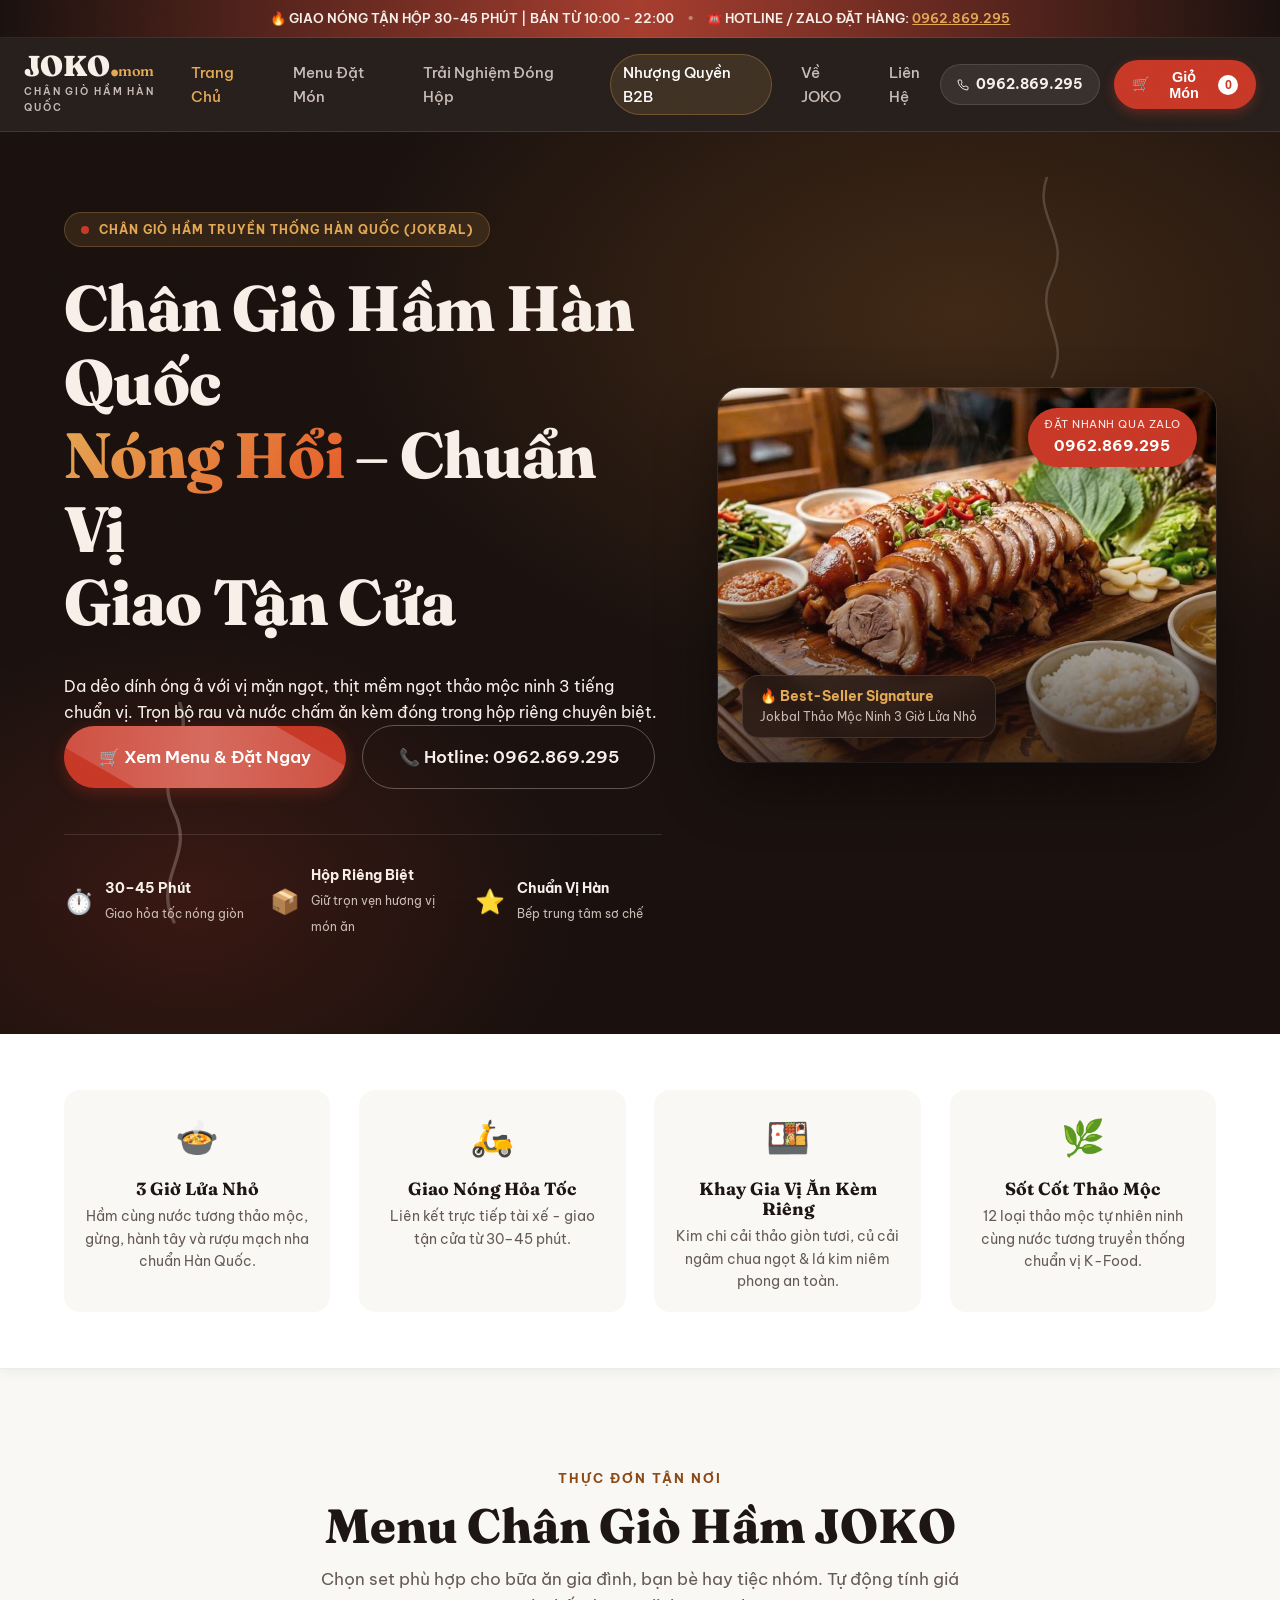
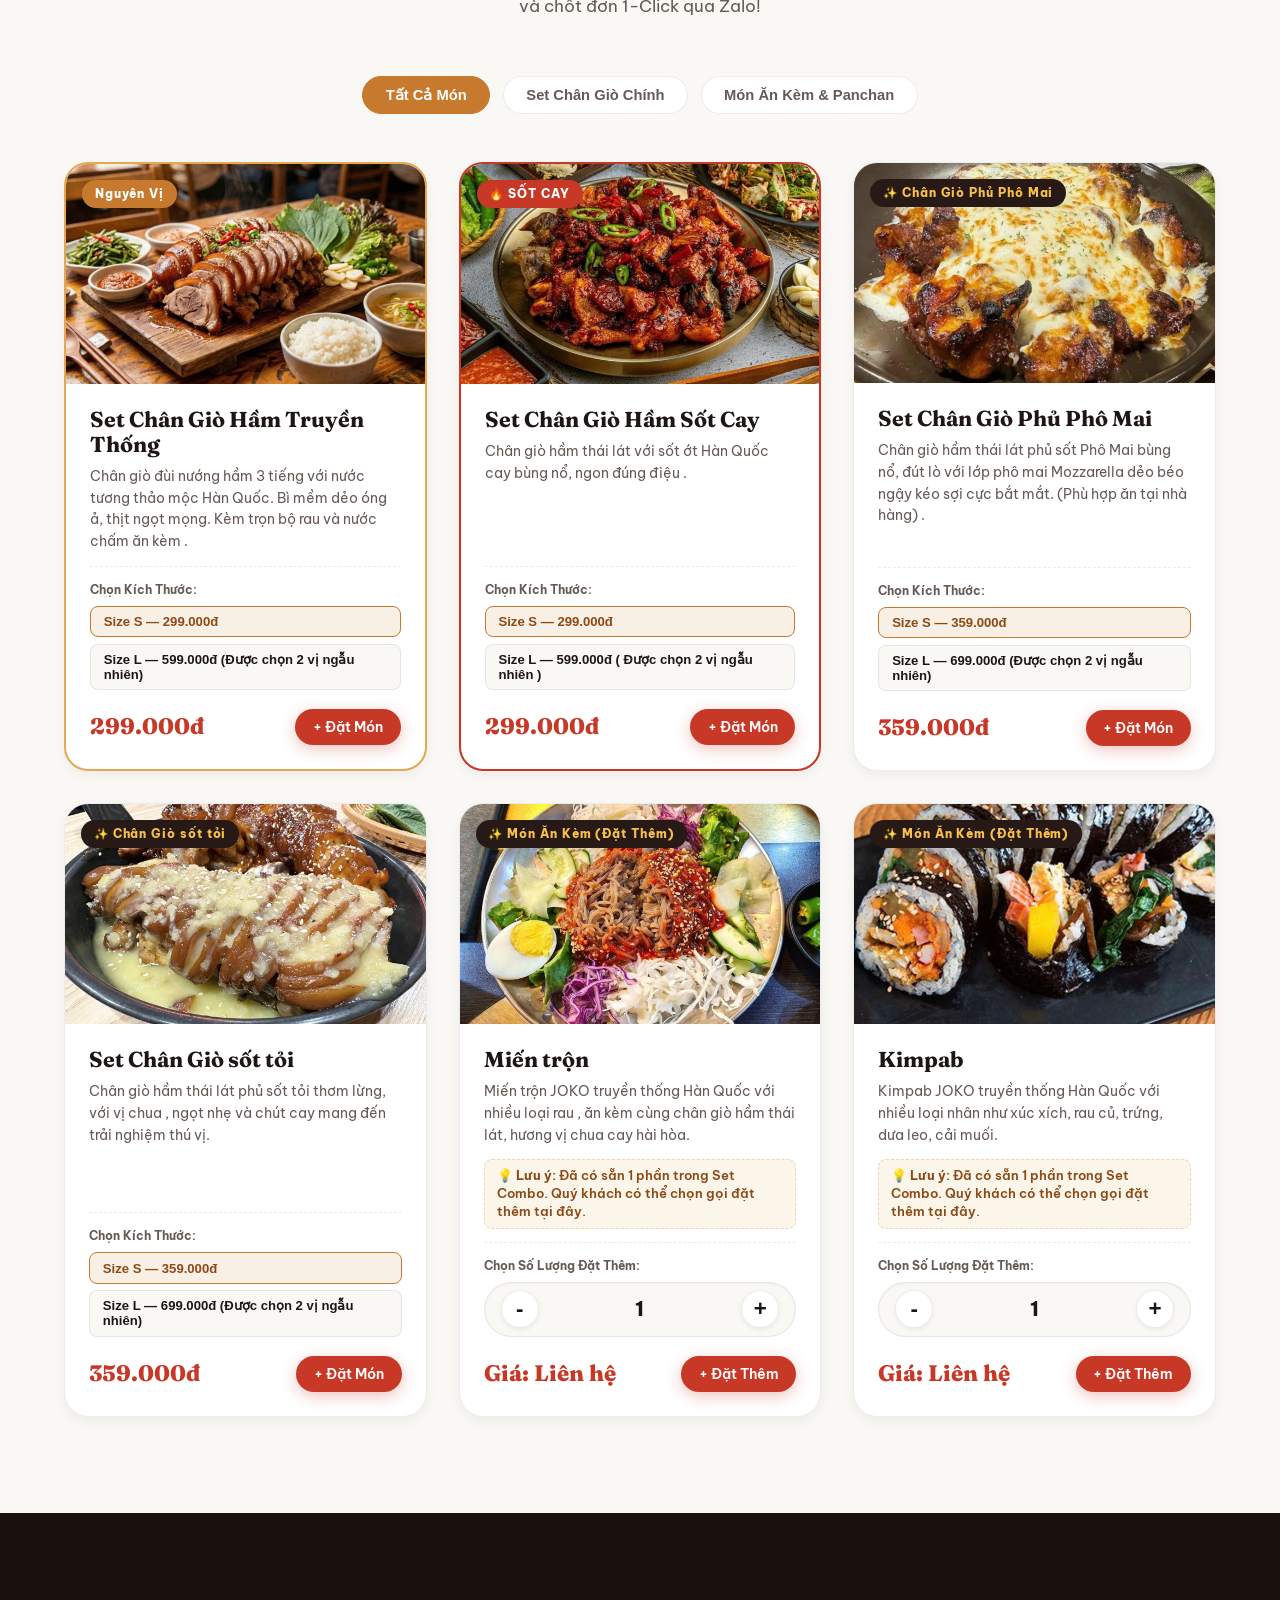
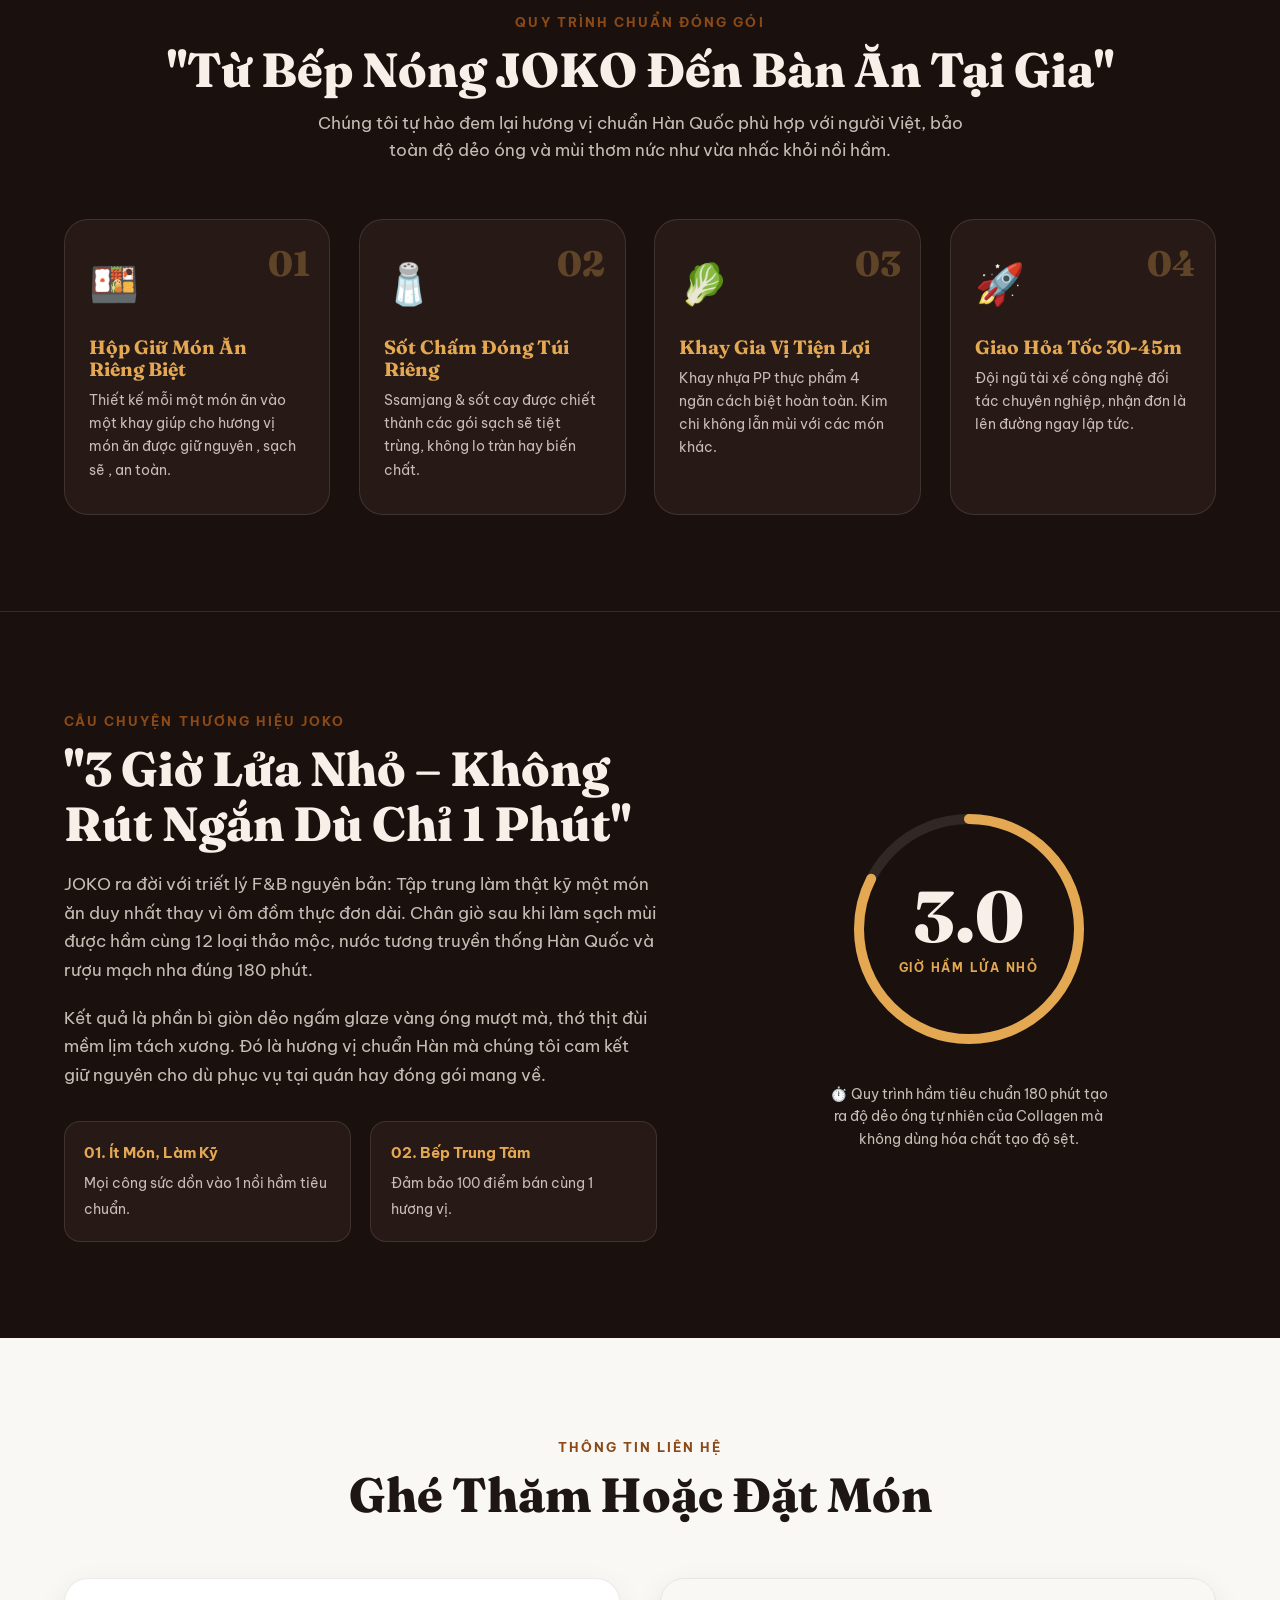
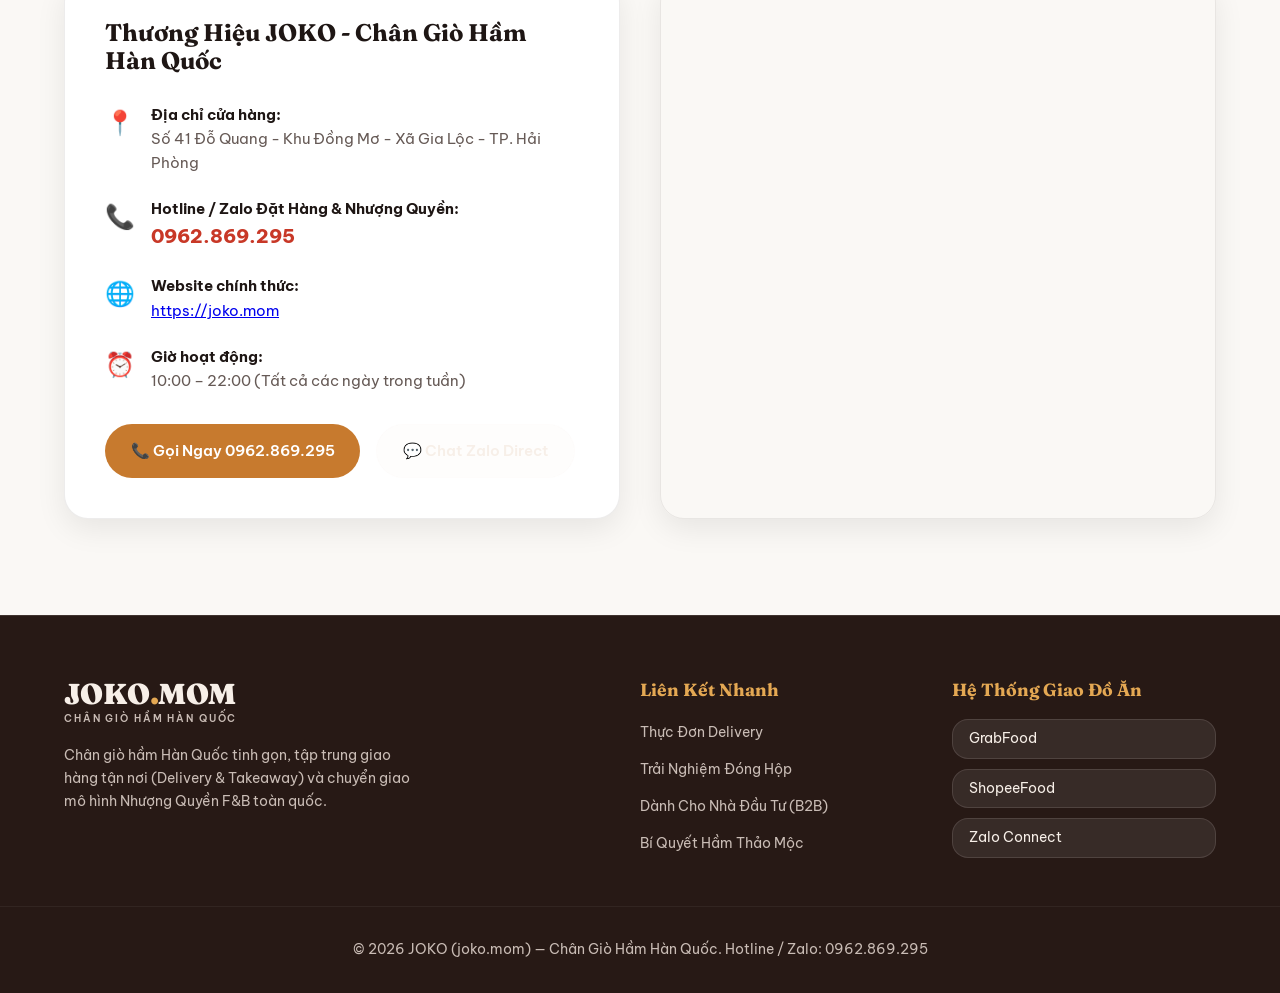
<file: files/index.html>
<!DOCTYPE html>
<html lang="vi">

<head>
  <meta charset="UTF-8">
  <meta name="viewport" content="width=device-width, initial-scale=1.0">
  <title>JOKO — Chân Giò Hầm Hàn Quốc Nóng Hổi | Giao Tận Nơi & Nhượng Quyền F&B</title>

  <!-- SEO & Social Open Graph Meta Tags -->
  <meta name="description"
    content="JOKO - Thương hiệu chân giò hầm Hàn Quốc (Jokbal) tinh gọn. Da dẻo dính óng ả, thịt mềm ngọt thảo mộc ninh 3 tiếng. Đóng hộp giữ nhiệt 3 lớp giao tận nơi 30-45m & Nhượng quyền F&B vốn thấp. Hotline/Zalo: 0962.869.295.">
  <meta name="keywords"
    content="JOKO, chân giò hầm Hàn Quốc, Jokbal, chân giò hầm thảo mộc, chân giò cay phô mai, nhượng quyền F&B, giao đồ ăn tận nơi, joko.mom">
  <meta name="author" content="JOKO Korea F&B">

  <meta property="og:type" content="website">
  <meta property="og:url" content="https://joko.mom/">
  <meta property="og:title" content="JOKO — Chân Giò Hầm Hàn Quốc Nóng Hổi | Chuẩn Vị Giao Tận Cửa">
  <meta property="og:description"
    content="Chân giò hầm chuẩn vị Hàn ninh nhừ 3 tiếng. Da dẻo dính óng ả, trọn bộ panchan đóng hộp giữ nhiệt 3 lớp. Đặt giao hàng hoặc đăng ký Nhượng Quyền F&B ngay!">
  <meta property="og:image" content="images/jokbal-hero.jpg">

  <!-- Google Fonts -->
  <link rel="preconnect" href="https://fonts.googleapis.com">
  <link rel="preconnect" href="https://fonts.gstatic.com" crossorigin>
  <link
    href="https://fonts.googleapis.com/css2?family=Fraunces:ital,opsz,wght@0,9..144,400;0,9..144,600;0,9..144,700;0,9..144,900;1,9..144,600&family=Be+Vietnam+Pro:ital,wght@0,300;0,400;0,500;0,600;0,700;0,800;1,400&display=swap"
    rel="stylesheet">

  <!-- Main Stylesheet -->
  <link rel="stylesheet" href="style.css">

  <!-- Schema.org Structured Data -->
  <script type="application/ld+json">
  {
    "@context": "https://schema.org",
    "@type": "Restaurant",
    "name": "JOKO - Chân Giò Hầm Hàn Quốc",
    "image": "https://joko.mom/images/jokbal-hero.jpg",
    "@id": "https://joko.mom/#restaurant",
    "url": "https://joko.mom",
    "telephone": "+84962869295",
    "priceRange": "89.000đ - 309.000đ",
    "address": {
      "@type": "PostalAddress",
      "streetAddress": "Số 41 Đỗ Quang, Khu Đồng Mơ",
      "addressLocality": "Gia Lộc",
      "addressRegion": "Hải Phòng",
      "addressCountry": "VN"
    },
    "servesCuisine": "Korean",
    "openingHoursSpecification": [
      {
        "@type": "OpeningHoursSpecification",
        "dayOfWeek": ["Monday", "Tuesday", "Wednesday", "Thursday", "Friday", "Saturday", "Sunday"],
        "opens": "10:00",
        "closes": "22:00"
      }
    ]
  }
  </script>
</head>

<body>
  <!-- Grain overlay for rich K-food texture -->
  <div class="grain"></div>

  <!-- Announcement Bar -->
  <div class="top-announcement">
    <div class="announcement-content">
      <span>🔥 GIAO NÓNG TẬN HỘP 30-45 PHÚT | BÁN TỪ 10:00 - 22:00</span>
      <span class="divider">•</span>
      <span>☎️ HOTLINE / ZALO ĐẶT HÀNG: <a href="tel:0962869295" class="phone-link">0962.869.295</a></span>
    </div>
  </div>

  <!-- HEADER & NAVIGATION -->
  <header class="main-header" id="header">
    <div class="header-inner">
      <a href="index.html" class="brand-logo">
        <div class="logo-text">JOKO<span class="amber-dot">.</span><span class="domain-tag">mom</span></div>
        <div class="logo-sub">CHÂN GIÒ HẦM HÀN QUỐC</div>
      </a>

      <!-- Desktop Nav -->
      <nav class="desktop-nav">
        <a href="#hero" class="nav-link active">Trang Chủ</a>
        <a href="#menu" class="nav-link">Menu Đặt Món</a>
        <a href="#unboxing" class="nav-link">Trải Nghiệm Đóng Hộp</a>
        <a href="nhuong-quyen.html" class="nav-link b2b-highlight">Nhượng Quyền B2B</a>
        <a href="#story" class="nav-link">Về JOKO</a>
        <a href="#contact" class="nav-link">Liên Hệ</a>
      </nav>

      <!-- Header Actions -->
      <div class="header-actions">
        <a href="tel:0962869295" class="btn-phone-call hidden-mobile">
          <svg width="18" height="18" viewBox="0 0 24 24" fill="none" stroke="currentColor" stroke-width="2">
            <path
              d="M22 16.92v3a2 2 0 0 1-2.18 2 19.79 19.79 0 0 1-8.63-3.07 19.5 19.5 0 0 1-6-6 19.79 19.79 0 0 1-3.07-8.67A2 2 0 0 1 4.11 2h3a2 2 0 0 1 2 1.72 12.84 12.84 0 0 0 .7 2.81 2 2 0 0 1-.45 2.11L8.09 9.91a16 16 0 0 0 6 6l1.27-1.27a2 2 0 0 1 2.11-.45 12.84 12.84 0 0 0 2.81.7A2 2 0 0 1 22 16.92z" />
          </svg>
          0962.869.295
        </a>
        <button class="cart-trigger-btn" id="open-cart-btn" onclick="toggleCartModal()">
          <span class="cart-icon">🛒</span>
          <span class="cart-text">Giỏ Món</span>
          <span class="cart-count-badge" id="cart-count">0</span>
        </button>
        <button class="mobile-menu-toggle" id="menu-toggle-btn" onclick="toggleMobileDrawer()"
          aria-label="Toggle Navigation">
          <span></span>
          <span></span>
          <span></span>
        </button>
      </div>
    </div>

    <!-- Mobile Navigation Drawer -->
    <div class="mobile-drawer" id="mobile-drawer">
      <div class="drawer-header">
        <div class="brand-logo">
          <div class="logo-text">JOKO<span class="amber-dot">.</span>MOM</div>
        </div>
        <button class="drawer-close-btn" onclick="toggleMobileDrawer()">✕</button>
      </div>
      <div class="drawer-body">
        <a href="#hero" onclick="toggleMobileDrawer()">🔥 Trang Chủ</a>
        <a href="#menu" onclick="toggleMobileDrawer()">🍗 Menu Đặt Món Delivery</a>
        <a href="#unboxing" onclick="toggleMobileDrawer()">📦 Trải Nghiệm Đóng Hộp</a>
        <a href="nhuong-quyen.html" class="drawer-b2b">🤝 Nhượng Quyền B2B Tinh Gọn</a>
        <a href="#story" onclick="toggleMobileDrawer()">✨ Bí Quyết Hầm 3 Giờ</a>
        <a href="#contact" onclick="toggleMobileDrawer()">📍 Địa Chỉ & Hotline</a>

        <div class="drawer-contact-box">
          <p>Đặt giao nhanh hoặc tư vấn nhượng quyền:</p>
          <a href="tel:0962869295" class="btn btn-primary full-width">📞 Hotline: 0962.869.295</a>
          <a href="https://zalo.me/0962869295" target="_blank" class="btn btn-secondary full-width margin-top-sm">💬
            Chat Zalo Trực Tiếp</a>
        </div>
      </div>
    </div>
  </header>

  <main>
    <!-- HERO SECTION (B2C CONVERSION) -->
    <section class="hero-section" id="hero">
      <!-- Background Steam Animation Effects -->
      <svg class="steam-effect steam-1" viewBox="0 0 200 220">
        <path d="M100 200 C 80 160, 120 140, 100 100 C 80 60, 120 40, 105 0" stroke="rgba(242, 232, 220, 0.4)"
          stroke-width="3" fill="none" stroke-linecap="round" />
      </svg>
      <svg class="steam-effect steam-2" viewBox="0 0 200 220">
        <path d="M100 200 C 120 160, 80 140, 100 100 C 120 60, 80 40, 95 0" stroke="rgba(242, 232, 220, 0.3)"
          stroke-width="2.5" fill="none" stroke-linecap="round" />
      </svg>

      <div class="container hero-inner">
        <div class="hero-content">
          <div class="hero-badge">
            <span class="pulse-dot"></span>
            <span>CHÂN GIÒ HẦM TRUYỀN THỐNG HÀN QUỐC (JOKBAL)</span>
          </div>

          <h1 class="hero-title">
            Chân Giò Hầm Hàn Quốc<br>
            <span class="gradient-text">Nóng Hổi</span> – Chuẩn Vị<br>
            Giao Tận Cửa
          </h1>

          <p class="hero-subtitle"></p>
          Da dẻo dính óng ả với vị mặn ngọt, thịt mềm ngọt thảo mộc ninh 3 tiếng chuẩn vị. Trọn bộ rau và nước chấm ăn
          kèm đóng trong hộp riêng chuyên biệt.
          </p>

          <div class="hero-ctas">
            <a href="#menu" class="btn btn-accent btn-lg btn-glow">
              <span>🛒 Xem Menu & Đặt Ngay</span>
            </a>
            <a href="tel:0962869295" class="btn btn-outline-light btn-lg">
              <span>📞 Hotline: 0962.869.295</span>
            </a>
          </div>

          <!-- Quick Trust Badges -->
          <div class="hero-trust-grid">
            <div class="trust-item">
              <span class="trust-icon">⏱️</span>
              <div class="trust-info">
                <strong>30–45 Phút</strong>
                <span>Giao hỏa tốc nóng giòn</span>
              </div>
            </div>
            <div class="trust-item">
              <span class="trust-icon">📦</span>
              <div class="trust-info">
                <strong>Hộp Riêng Biệt</strong>
                <span>Giữ trọn vẹn hương vị món ăn</span>
              </div>
            </div>
            <div class="trust-item">
              <span class="trust-icon">⭐</span>
              <div class="trust-info">
                <strong>Chuẩn Vị Hàn</strong>
                <span>Bếp trung tâm sơ chế</span>
              </div>
            </div>
          </div>
        </div>

        <div class="hero-media">
          <div class="media-card-wrap">
            <img src="images/jokbal-hero.jpg" alt="Set Chân Giò Hầm Thảo Mộc JOKO óng ả" class="hero-img">
            <div class="media-overlay"></div>

            <div class="floating-dish-tag">
              <div class="dish-tag-title">🔥 Best-Seller Signature</div>
              <div class="dish-tag-desc">Jokbal Thảo Mộc Ninh 3 Giờ Lửa Nhỏ</div>
            </div>

            <div class="floating-hotline-badge">
              <span>Đặt Nhanh Qua Zalo</span>
              <strong>0962.869.295</strong>
            </div>
          </div>
        </div>
      </div>
    </section>

    <!-- SECTION: DELIVERY GUARANTEE BANNER -->
    <section class="guarantee-section">
      <div class="container">
        <div class="guarantee-grid">
          <div class="guarantee-card">
            <div class="g-icon">🍲</div>
            <h3>3 Giờ Lửa Nhỏ</h3>
            <p>Hầm cùng nước tương thảo mộc, gừng, hành tây và rượu mạch nha chuẩn Hàn Quốc.</p>
          </div>
          <div class="guarantee-card">
            <div class="g-icon">🛵</div>
            <h3>Giao Nóng Hỏa Tốc</h3>
            <p>Liên kết trực tiếp tài xế - giao tận cửa từ 30–45 phút.</p>
          </div>
          <div class="guarantee-card">
            <div class="g-icon">🍱</div>
            <h3>Khay Gia Vị Ăn Kèm Riêng</h3>
            <p>Kim chi cải thảo giòn tươi, củ cải ngâm chua ngọt & lá kim niêm phong an toàn.</p>
          </div>
          <div class="guarantee-card">
            <div class="g-icon">🌿</div>
            <h3>Sốt Cốt Thảo Mộc</h3>
            <p>12 loại thảo mộc tự nhiên ninh cùng nước tương truyền thống chuẩn vị K-Food.</p>
          </div>
        </div>
      </div>
    </section>

    <!-- SECTION: MENU ĐẶT MÓN (DELIVERY MENU) -->
    <section class="menu-section" id="menu">
      <div class="container">
        <div class="section-header text-center">
          <div class="sub-kicker">THỰC ĐƠN TẬN NƠI</div>
          <h2 class="section-title">Menu Chân Giò Hầm JOKO</h2>
          <p class="section-desc">Chọn set phù hợp cho bữa ăn gia đình, bạn bè hay tiệc nhóm. Tự động tính giá và chốt
            đơn 1-Click qua Zalo!</p>
        </div>

        <!-- Menu Filter Tabs -->
        <div class="menu-tabs">
          <button class="tab-btn active" onclick="filterMenu('all')">Tất Cả Món</button>
          <button class="tab-btn" onclick="filterMenu('sets')">Set Chân Giò Chính</button>
          <button class="tab-btn" onclick="filterMenu('sides')">Món Ăn Kèm & Panchan</button>
        </div>

        <!-- Menu Grid -->
        <div class="menu-grid" id="menu-grid-container">

          <!-- Dish 1: Set Truyen Thong -->
          <div class="dish-card signature-card" data-category="sets">
            <div class="dish-badge">Nguyên Vị</div>
            <div class="dish-img-box">
              <img src="images/jokbal-hero.jpg" alt="Set Chân Giò Hầm Truyền Thống JOKO">
            </div>
            <div class="dish-details">
              <h3 class="dish-name">Set Chân Giò Hầm Truyền Thống</h3>
              <p class="dish-desc">Chân giò đùi nướng hầm 3 tiếng với nước tương thảo mộc Hàn Quốc. Bì mềm dẻo óng ả,
                thịt ngọt mọng. Kèm trọn bộ rau và nước chấm ăn kèm .</p>

              <!-- Size Picker -->
              <div class="size-picker">
                <label>Chọn Kích Thước:</label>
                <div class="size-options">
                  <button class="size-btn active" data-price="299000" data-size="Size S (2-3 người)"
                    onclick="selectCardSize(this)">Size S — 299.000đ</button>
                  <button class="size-btn" data-price="599000" data-size="Size L (4-5 người)"
                    onclick="selectCardSize(this)">Size L — 599.000đ (Được chọn 2 vị ngẫu nhiên)</button>
                </div>
              </div>

              <div class="dish-bottom">
                <div class="dish-price-display">299.000đ</div>
                <button class="btn btn-accent btn-sm" onclick="addDishToCart(this, 'Set Chân Giò Hầm Truyền Thống')">
                  <span>+ Đặt Món</span>
                </button>
              </div>
            </div>
          </div>

          <!-- Dish 2: Set Cay Pho Mai -->
          <div class="dish-card hot-spicy-card" data-category="sets">
            <div class="dish-badge spicy-badge">🔥 SỐT CAY
            </div>
            <div class="dish-img-box">
              <img src="images/23.jpg" alt="Set Chân Giò Hầm Cay Phô Mai JOKO">
            </div>
            <div class="dish-details">
              <h3 class="dish-name">Set Chân Giò Hầm Sốt Cay</h3>
              <p class="dish-desc">Chân giò hầm thái lát với sốt ớt Hàn Quốc cay bùng nổ, ngon đúng điệu .</p>

              <div class="size-picker">
                <label>Chọn Kích Thước:</label>
                <div class="size-options">
                  <button class="size-btn active" data-price="299000" data-size="Size S (2-3 người)"
                    onclick="selectCardSize(this)">Size S — 299.000đ</button>
                  <button class="size-btn" data-price="599000" data-size="Size L (4-5 người)"
                    onclick="selectCardSize(this)">Size L — 599.000đ ( Được chọn 2 vị ngẫu nhiên )</button>
                </div>
              </div>

              <div class="dish-bottom">
                <div class="dish-price-display">299.000đ</div>
                <button class="btn btn-accent btn-sm" onclick="addDishToCart(this, 'Set Chân Giò Hầm Sốt Cay')">
                  <span>+ Đặt Món</span>
                </button>
              </div>
            </div>
          </div>

          <!-- Dish 3: Set Dut Lo Gion Da -->
          <div class="dish-card" data-category="sets">
            <div class="dish-badge gold-badge">✨ Chân Giò Phủ Phô Mai</div>
            <div class="dish-img-box">
              <img src="images/22.jpg" alt="Chân Giò Đút Lò Phủ Phô Mai JOKO">
            </div>
            <div class="dish-details">
              <h3 class="dish-name">Set Chân Giò Phủ Phô Mai</h3>
              <p class="dish-desc">Chân giò hầm thái lát phủ sốt Phô Mai bùng nổ, đút lò với lớp phô mai Mozzarella dẻo
                béo ngậy kéo sợi cực bắt mắt. (Phù hợp ăn tại nhà hàng) .</p>

              <div class="size-picker">
                <label>Chọn Kích Thước:</label>
                <div class="size-options">
                  <button class="size-btn active" data-price="359000" data-size="Size S (2-3 người)"
                    onclick="selectCardSize(this)">Size S — 359.000đ</button>
                  <button class="size-btn" data-price="699000" data-size="Size L (4-5 người)"
                    onclick="selectCardSize(this)">Size L — 699.000đ (Được chọn 2 vị ngẫu nhiên)</button>
                </div>
              </div>

              <div class="dish-bottom">
                <div class="dish-price-display">359.000đ</div>
                <button class="btn btn-accent btn-sm" onclick="addDishToCart(this, 'Set Chân Giò Hầm Phô Mai')">
                  <span>+ Đặt Món</span>
                </button>
              </div>
            </div>
          </div>

          <!-- Dish 4: Set Dut Lo sốt tỏi -->
          <div class="dish-card" data-category="sets">
            <div class="dish-badge gold-badge">✨ Chân Giò sốt tỏi</div>
            <div class="dish-img-box">
              <img src="images/8.jpg" alt="Chân Giò sốt tỏi JOKO">
            </div>
            <div class="dish-details">
              <h3 class="dish-name">Set Chân Giò sốt tỏi</h3>
              <p class="dish-desc">Chân giò hầm thái lát phủ sốt tỏi thơm lừng, với vị chua , ngọt nhẹ và chút cay
                mang đến trải nghiệm thú vị. </p>

              <div class="size-picker">
                <label>Chọn Kích Thước:</label>
                <div class="size-options">
                  <button class="size-btn active" data-price="359000" data-size="Size S (2-3 người)"
                    onclick="selectCardSize(this)">Size S — 359.000đ</button>
                  <button class="size-btn" data-price="699000" data-size="Size L (4-5 người)"
                    onclick="selectCardSize(this)">Size L — 699.000đ (Được chọn 2 vị ngẫu nhiên)</button>
                </div>
              </div>

              <div class="dish-bottom">
                <div class="dish-price-display">359.000đ</div>
                <button class="btn btn-accent btn-sm" onclick="addDishToCart(this, 'Set Chân Giò sốt tỏi')">
                  <span>+ Đặt Món</span>
                </button>
              </div>
            </div>
          </div>

          <!-- Dish 5: Miến trộn -->
          <div class="dish-card" data-category="sides">
            <div class="dish-badge gold-badge">✨ Món Ăn Kèm (Đặt Thêm)</div>
            <div class="dish-img-box">
              <img src="images/17.jpg" alt="Miến trộn JOKO">
            </div>
            <div class="dish-details">
              <h3 class="dish-name">Miến trộn</h3>
              <p class="dish-desc">Miến trộn JOKO truyền thống Hàn Quốc với nhiều loại rau , ăn kèm cùng chân giò
                hầm thái lát, hương vị chua cay hài hòa.</p>

              <div class="dish-note-tag">
                <span>💡 <strong>Lưu ý:</strong> Đã có sẵn 1 phần trong Set Combo. Quý khách có thể chọn gọi đặt thêm
                  tại đây.</span>
              </div>

              <div class="size-picker">
                <label>Chọn Số Lượng Đặt Thêm:</label>
                <div class="card-qty-control">
                  <button type="button" class="card-qty-btn" onclick="changeCardQty(this, -1, event)">-</button>
                  <span class="card-qty-val" data-price="0">1</span>
                  <button type="button" class="card-qty-btn" onclick="changeCardQty(this, 1, event)">+</button>
                </div>
              </div>

              <div class="dish-bottom">
                <div class="dish-price-display">Giá: Liên hệ</div>
                <button class="btn btn-accent btn-sm" onclick="addDishToCart(this, 'Kimpab (Đặt thêm)')">
                  <span>+ Đặt Thêm</span>
                </button>
              </div>
            </div>
          </div>

          <!-- Dish 6: Kimpab -->
          <div class="dish-card" data-category="sides">
            <div class="dish-badge gold-badge">✨ Món Ăn Kèm (Đặt Thêm)</div>
            <div class="dish-img-box">
              <img src="images/13.jpg" alt="Kimpab JOKO">
            </div>
            <div class="dish-details">
              <h3 class="dish-name">Kimpab</h3>
              <p class="dish-desc">Kimpab JOKO truyền thống Hàn Quốc với nhiều loại nhân như xúc xích, rau củ, trứng,
                dưa
                leo, cải muối.</p>

              <div class="dish-note-tag">
                <span>💡 <strong>Lưu ý:</strong> Đã có sẵn 1 phần trong Set Combo. Quý khách có thể chọn gọi đặt thêm
                  tại đây.</span>
              </div>

              <div class="size-picker">
                <label>Chọn Số Lượng Đặt Thêm:</label>
                <div class="card-qty-control">
                  <button type="button" class="card-qty-btn" onclick="changeCardQty(this, -1, event)">-</button>
                  <span class="card-qty-val" data-price="0">1</span>
                  <button type="button" class="card-qty-btn" onclick="changeCardQty(this, 1, event)">+</button>
                </div>
              </div>

              <div class="dish-bottom">
                <div class="dish-price-display">Giá: Liên hệ</div>
                <button class="btn btn-accent btn-sm" onclick="addDishToCart(this, 'Kimpab (Đặt thêm)')">
                  <span>+ Đặt Thêm</span>
                </button>
              </div>
            </div>
          </div>

        </div>
      </div>
    </section>

    <!-- SECTION: UNBOXING EXPERIENCE (TRẢI NGHIỆM ĐÓNG HỘP) -->
    <section class="unboxing-section" id="unboxing">
      <div class="container">
        <div class="section-header text-center light-text">
          <div class="sub-kicker text-amber">QUY TRÌNH CHUẨN ĐÓNG GÓI</div>
          <h2 class="section-title">"Từ Bếp Nóng JOKO Đến Bàn Ăn Tại Gia"</h2>
          <p class="section-desc">Chúng tôi tự hào đem lại hương vị chuẩn Hàn Quốc phù hợp với người Việt, bảo toàn độ
            dẻo óng và
            mùi thơm nức như vừa nhấc khỏi nồi hầm.</p>
        </div>

        <div class="unboxing-grid">
          <div class="unboxing-step">
            <div class="step-num">01</div>
            <div class="step-icon">🍱</div>
            <h4>Hộp Giữ Món Ăn Riêng Biệt</h4>
            <p>Thiết kế mỗi một món ăn vào một khay giúp cho hương vị món ăn được giữ nguyên , sạch sẽ , an toàn.</p>
          </div>
          <div class="unboxing-step">
            <div class="step-num">02</div>
            <div class="step-icon">🧂</div>
            <h4>Sốt Chấm Đóng Túi Riêng</h4>
            <p>Ssamjang & sốt cay được chiết thành các gói sạch sẽ tiệt trùng, không lo tràn hay biến chất.</p>
          </div>
          <div class="unboxing-step">
            <div class="step-num">03</div>
            <div class="step-icon">🥬</div>
            <h4>Khay Gia Vị Tiện Lợi</h4>
            <p>Khay nhựa PP thực phẩm 4 ngăn cách biệt hoàn toàn. Kim chi không lẫn mùi với các món khác.</p>
          </div>
          <div class="unboxing-step">
            <div class="step-num">04</div>
            <div class="step-icon">🚀</div>
            <h4>Giao Hỏa Tốc 30-45m</h4>
            <p>Đội ngũ tài xế công nghệ đối tác chuyên nghiệp, nhận đơn là lên đường ngay lập tức.</p>
          </div>
        </div>
      </div>
    </section>


    <!-- SECTION: STORY & 3-HOUR SIMMER PROCESS -->
    <section class="story-section" id="story">
      <div class="container">
        <div class="story-grid">
          <div class="story-text">
            <div class="sub-kicker">CÂU CHUYỆN THƯƠNG HIỆU JOKO</div>
            <h2 class="section-title">"3 Giờ Lửa Nhỏ – Không Rút Ngắn Dù Chỉ 1 Phút"</h2>
            <p>JOKO ra đời với triết lý F&B nguyên bản: Tập trung làm thật kỹ một món ăn duy nhất thay vì ôm đồm thực
              đơn dài. Chân giò sau khi làm sạch mùi được hầm cùng 12 loại thảo mộc, nước tương truyền thống Hàn Quốc và
              rượu mạch nha đúng 180 phút.</p>
            <p>Kết quả là phần bì giòn dẻo ngấm glaze vàng óng mượt mà, thớ thịt đùi mềm lịm tách xương. Đó là hương vị
              chuẩn Hàn mà chúng tôi cam kết giữ nguyên cho dù phục vụ tại quán hay đóng gói mang về.</p>

            <div class="story-values">
              <div class="val-box">
                <strong>01. Ít Món, Làm Kỹ</strong>
                <span>Mọi công sức dồn vào 1 nồi hầm tiêu chuẩn.</span>
              </div>
              <div class="val-box">
                <strong>02. Bếp Trung Tâm</strong>
                <span>Đảm bảo 100 điểm bán cùng 1 hương vị.</span>
              </div>
            </div>
          </div>

          <div class="story-dial-wrapper">
            <div class="dial-container">
              <svg class="dial-svg" viewBox="0 0 260 260">
                <circle class="dial-track" cx="130" cy="130" r="110"></circle>
                <circle class="dial-fill" cx="130" cy="130" r="110"></circle>
              </svg>
              <div class="dial-content">
                <span class="dial-number">3.0</span>
                <span class="dial-label">GIỜ HẦM LỬA NHỎ</span>
              </div>
            </div>
            <div class="dial-caption">
              <p>⏱️ Quy trình hầm tiêu chuẩn 180 phút tạo ra độ dẻo óng tự nhiên của Collagen mà không dùng hóa chất tạo
                độ sệt.</p>
            </div>
          </div>
        </div>
      </div>
    </section>

    <!-- SECTION: CONTACT & LOCATION -->
    <section class="contact-section" id="contact">
      <div class="container">
        <div class="section-header text-center">
          <div class="sub-kicker">THÔNG TIN LIÊN HỆ</div>
          <h2 class="section-title">Ghé Thăm Hoặc Đặt Món</h2>
        </div>

        <div class="contact-grid">
          <div class="contact-info-card">
            <h3>Thương Hiệu JOKO - Chân Giò Hầm Hàn Quốc</h3>

            <div class="info-line">
              <span class="info-icon">📍</span>
              <div>
                <strong>Địa chỉ cửa hàng:</strong>
                <p>Số 41 Đỗ Quang - Khu Đồng Mơ - Xã Gia Lộc - TP. Hải Phòng</p>
              </div>
            </div>

            <div class="info-line">
              <span class="info-icon">📞</span>
              <div>
                <strong>Hotline / Zalo Đặt Hàng & Nhượng Quyền:</strong>
                <p><a href="tel:0962869295" class="phone-highlight">0962.869.295</a></p>
              </div>
            </div>

            <div class="info-line">
              <span class="info-icon">🌐</span>
              <div>
                <strong>Website chính thức:</strong>
                <p><a href="https://joko.mom" target="_blank">https://joko.mom</a></p>
              </div>
            </div>

            <div class="info-line">
              <span class="info-icon">⏰</span>
              <div>
                <strong>Giờ hoạt động:</strong>
                <p>10:00 – 22:00 (Tất cả các ngày trong tuần)</p>
              </div>
            </div>

            <div class="contact-buttons-row">
              <a href="tel:0962869295" class="btn btn-primary">📞 Gọi Ngay 0962.869.295</a>
              <a href="https://zalo.me/0962869295" target="_blank" class="btn btn-secondary">💬 Chat Zalo Direct</a>
            </div>
          </div>

          <div class="map-embed-box">
            <iframe
              src="https://www.google.com/maps/embed?pb=!1m18!1m12!1m3!1d3729.006935272635!2d106.29323417531773!3d20.87511539864239!2m3!1f0!2f0!3f0!3m2!1i1024!2i768!4f13.1!3m3!1m2!1s0x31359a7efc59d173%3A0x8fd9d7b9201c872a!2zNDEgxJDhu5cgUXVhbmcsIEdpYSBM4buZYywgSM6jaSBQaMOybmcsIFZpZXRuYW0!5e0!3m2!1svi!2svn!4v1710000000000!5m2!1svi!2svn"
              width="100%" height="100%" style="border:0;" allowfullscreen="" loading="lazy">
            </iframe>
          </div>
        </div>
      </div>
    </section>
  </main>

  <!-- FOOTER -->
  <footer class="main-footer">
    <div class="container footer-inner">
      <div class="footer-col brand-col">
        <div class="brand-logo">
          <div class="logo-text">JOKO<span class="amber-dot">.</span>MOM</div>
          <div class="logo-sub">CHÂN GIÒ HẦM HÀN QUỐC</div>
        </div>
        <p class="footer-desc">
          Chân giò hầm Hàn Quốc tinh gọn, tập trung giao hàng tận nơi (Delivery & Takeaway) và chuyển giao mô hình
          Nhượng Quyền F&B toàn quốc.
        </p>
      </div>

      <div class="footer-col">
        <h4>Liên Kết Nhanh</h4>
        <ul class="footer-links">
          <li><a href="#menu">Thực Đơn Delivery</a></li>
          <li><a href="#unboxing">Trải Nghiệm Đóng Hộp</a></li>
          <li><a href="nhuong-quyen.html">Dành Cho Nhà Đầu Tư (B2B)</a></li>
          <li><a href="#story">Bí Quyết Hầm Thảo Mộc</a></li>
        </ul>
      </div>

      <div class="footer-col">
        <h4>Hệ Thống Giao Đồ Ăn</h4>
        <div class="app-badges">
          <span class="app-tag">GrabFood</span>
          <span class="app-tag">ShopeeFood</span>
          <span class="app-tag">Zalo Connect</span>
        </div>
      </div>
    </div>

    <div class="footer-bottom">
      <div class="container text-center">
        <p>© 2026 JOKO (joko.mom) — Chân Giò Hầm Hàn Quốc. Hotline / Zalo: 0962.869.295</p>
      </div>
    </div>
  </footer>

  <!-- FLOATING MINI-CART MODAL -->
  <div class="cart-modal-backdrop" id="cart-modal">
    <div class="cart-modal-container">
      <div class="cart-modal-header">
        <h3>🛒 Giỏ Món Đặt Hàng JOKO</h3>
        <button class="cart-close-btn" onclick="toggleCartModal()">✕</button>
      </div>

      <div class="cart-modal-body">
        <div id="cart-items-container" class="cart-items-list">
          <!-- Cart items dynamically rendered here -->
        </div>

        <div id="cart-empty-msg" class="cart-empty-box">
          <span>🍽️</span>
          <p>Giỏ hàng của bạn đang trống.</p>
          <a href="#menu" class="btn btn-primary btn-sm" onclick="toggleCartModal()">Chọn món ngay</a>
        </div>

        <div class="cart-summary-box" id="cart-summary-box">
          <div class="cart-summary-line">
            <span>Tổng cộng món:</span>
            <strong id="cart-total-price" class="text-accent">0đ</strong>
          </div>

          <div class="checkout-form-fields">
            <h4>Thông Tin Nhận Hàng Nhanh:</h4>
            <div class="form-group">
              <input type="text" id="c-name" placeholder="Họ và tên người nhận *" required>
            </div>
            <div class="form-group">
              <input type="tel" id="c-phone" placeholder="Số điện thoại nhận hàng *" required>
            </div>
            <div class="form-group">
              <input type="text" id="c-address" placeholder="Địa chỉ giao hàng chi tiết *" required>
            </div>
            <div class="form-group">
              <textarea id="c-note" rows="2" placeholder="Ghi chú thêm (Ăn cay ít, giao sau 18h...)"></textarea>
            </div>
          </div>
        </div>
      </div>

      <div class="cart-modal-footer" id="cart-modal-footer">
        <button class="btn btn-accent full-width btn-glow" onclick="submitCartToZalo()">
          <span>💬 CHỐT ĐƠN QUA ZALO (0962.869.295)</span>
        </button>
      </div>
    </div>
  </div>

  <!-- STICKY MOBILE FLOATING ACTION BAR (FAB) -->
  <div class="mobile-sticky-bar">
    <a href="tel:0962869295" class="fab-btn fab-call">
      <span class="fab-icon">📞</span>
      <span>Gọi Ngay</span>
    </a>
    <a href="https://zalo.me/0962869295" target="_blank" class="fab-btn fab-zalo">
      <span class="fab-icon">💬</span>
      <span>Chat Zalo</span>
    </a>
    <button onclick="toggleCartModal()" class="fab-btn fab-cart">
      <span class="fab-icon">🛒</span>
      <span>Giỏ Món (<span id="fab-cart-count">0</span>)</span>
    </button>
  </div>

  <!-- JavaScript App Engine -->
  <script src="app.js?v=2"></script>
</body>

</html>
</file>
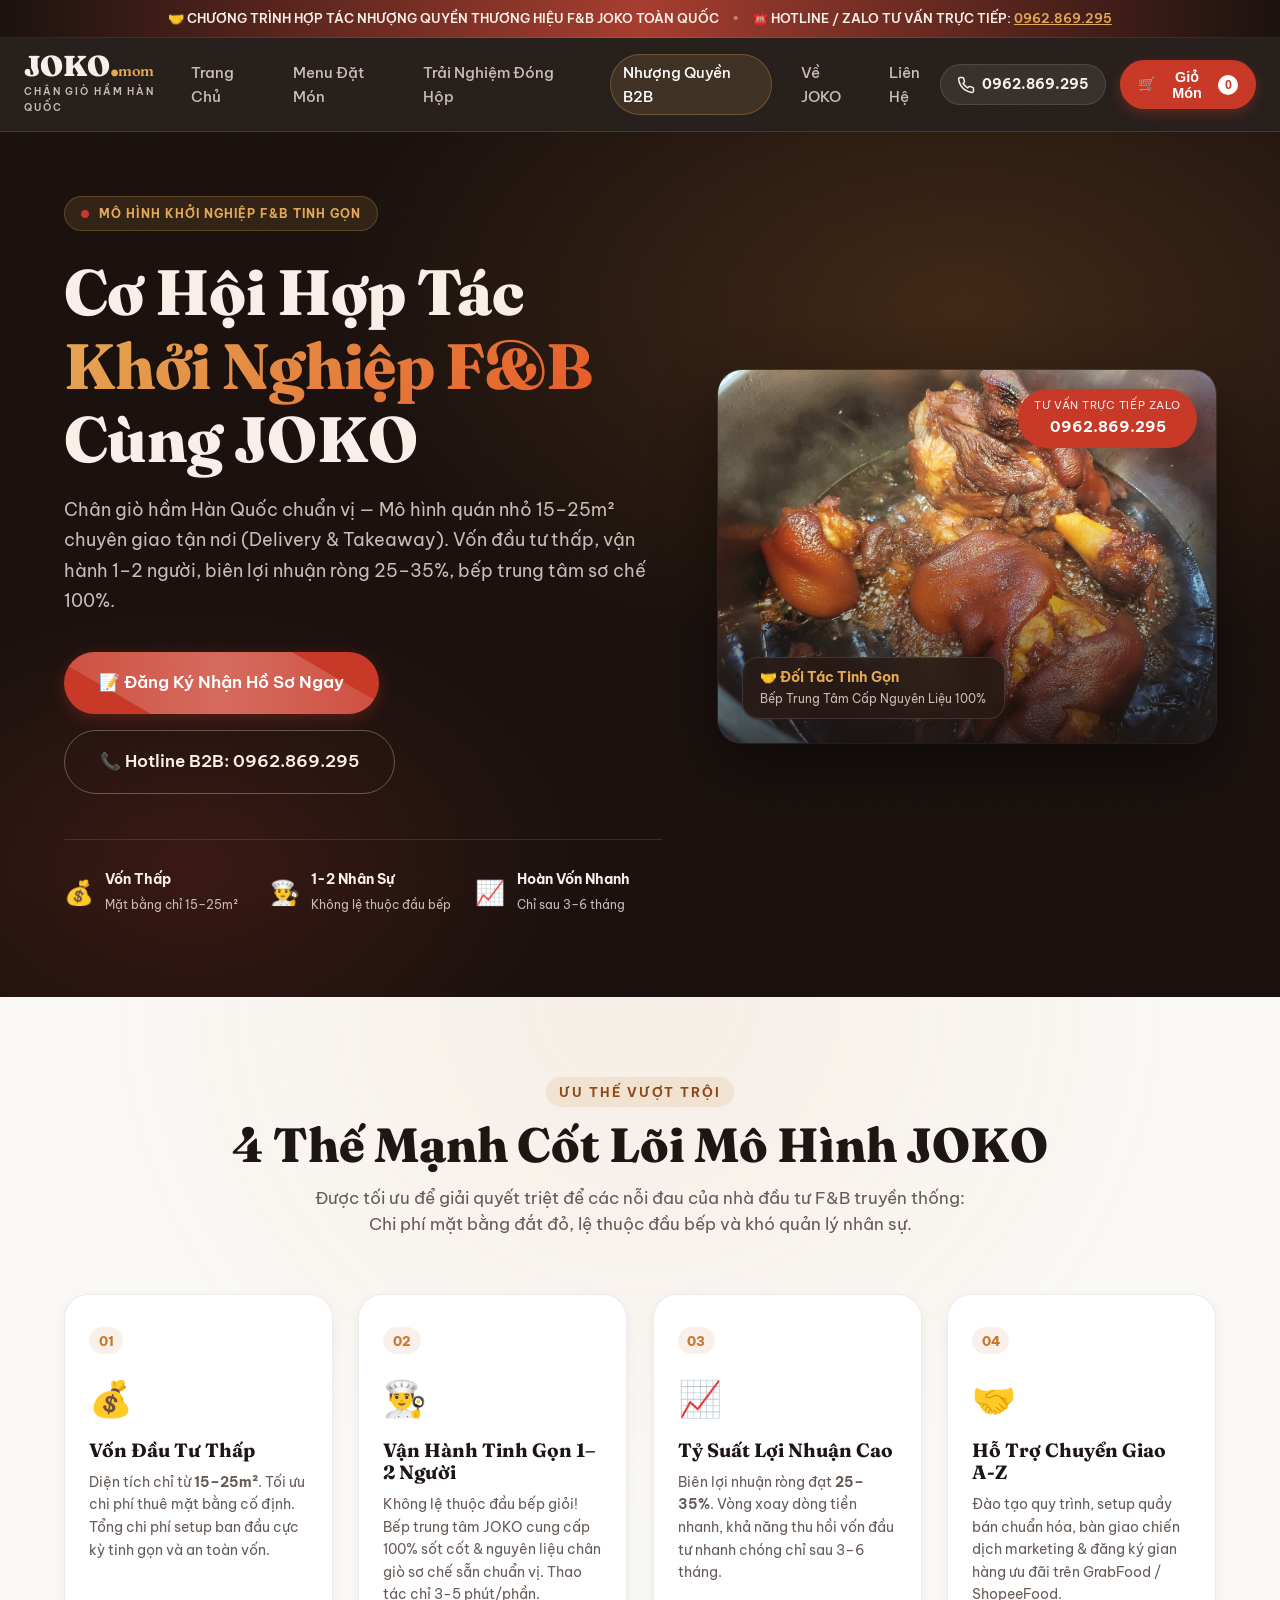
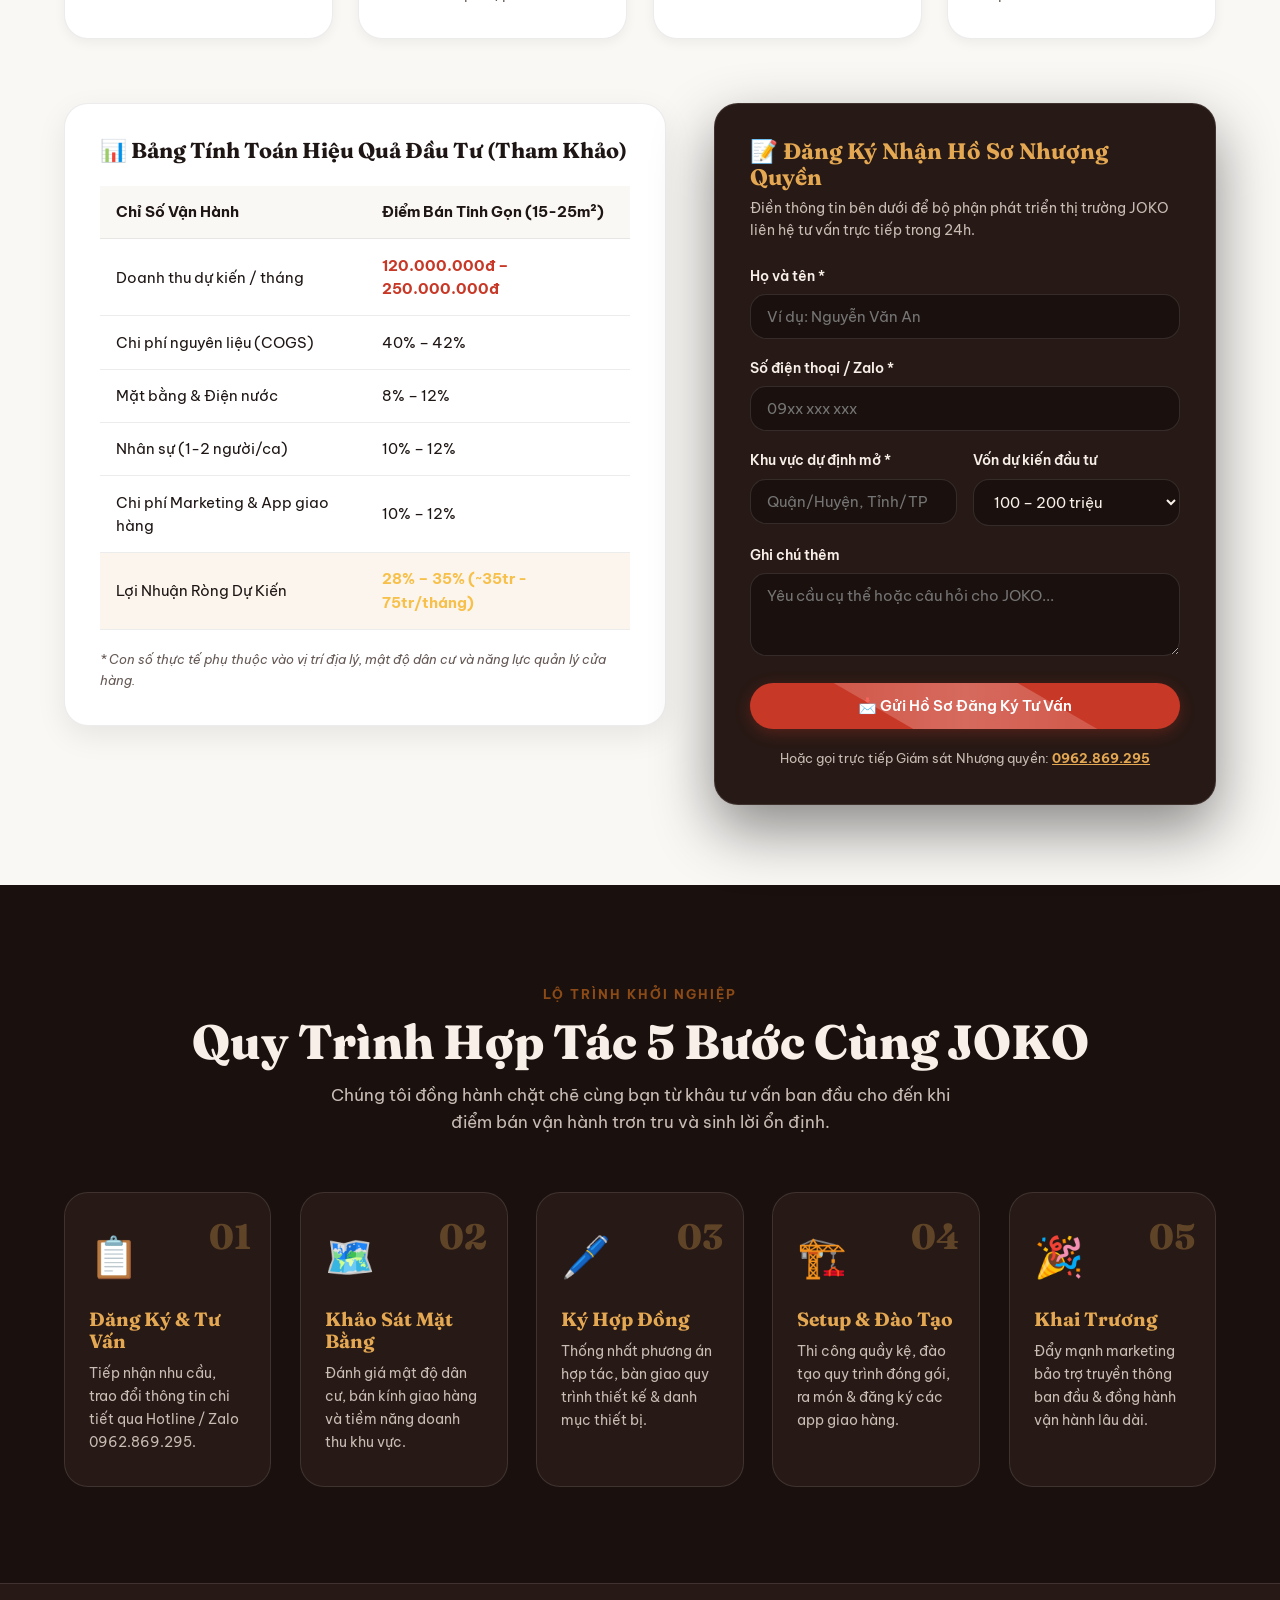
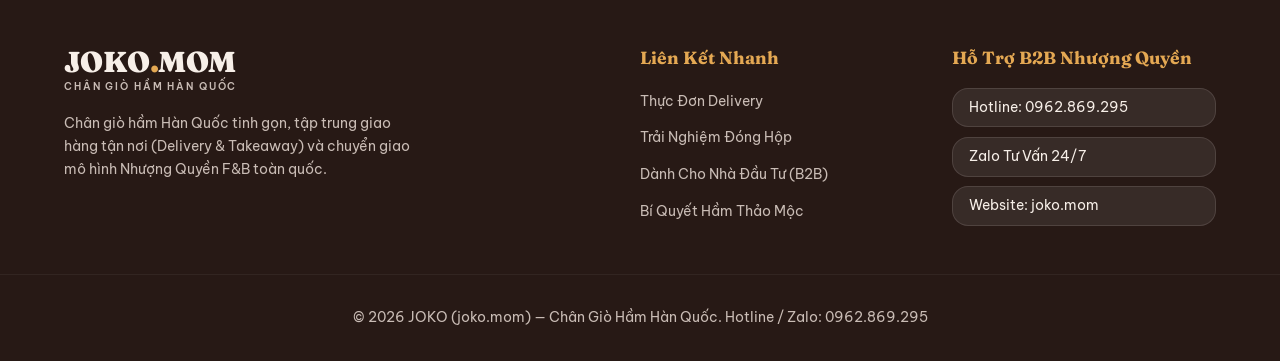
<file: nhuong-quyen.html>
<!DOCTYPE html>
<html lang="vi">

<head>
  <meta charset="UTF-8">
  <meta name="viewport" content="width=device-width, initial-scale=1.0">
  <title>Nhượng Quyền F&B Tinh Gọn — JOKO | Cơ Hội Hợp Tác Khởi Nghiệp Chân Giò Hầm Hàn Quốc</title>

  <!-- SEO & Social Open Graph Meta Tags -->
  <meta name="description"
    content="Nhượng quyền thương hiệu JOKO - Mô hình quán Chân Giò Hầm Hàn Quốc tinh gọn 15-25m², tập trung Delivery & Takeaway. Vốn đầu tư thấp, 1-2 nhân sự, lợi nhuận ròng 25-35%, bếp trung tâm sơ chế sẵn. Hotline/Zalo: 0962.869.295.">
  <meta name="keywords"
    content="nhượng quyền JOKO, nhượng quyền F&B, nhượng quyền chân giò hầm, khởi nghiệp F&B vốn thấp, nhượng quyền delivery, joko.mom">
  <meta name="author" content="JOKO Korea F&B">

  <meta property="og:type" content="website">
  <meta property="og:url" content="https://joko.mom/nhuong-quyen.html">
  <meta property="og:title" content="Cơ Hội Hợp Tác Khởi Nghiệp F&B Cùng JOKO — Nhượng Quyền Tinh Gọn">
  <meta property="og:description"
    content="Mô hình quán Chân Giò Hầm Hàn Quốc chuyên Delivery & Takeaway. Vốn thấp, hoàn vốn nhanh 3-6 tháng, không lệ thuộc đầu bếp giỏi. Đăng ký nhận hồ sơ ngay!">
  <meta property="og:image" content="images/jokbal-hero.jpg">

  <!-- Google Fonts -->
  <link rel="preconnect" href="https://fonts.googleapis.com">
  <link rel="preconnect" href="https://fonts.gstatic.com" crossorigin>
  <link
    href="https://fonts.googleapis.com/css2?family=Fraunces:ital,opsz,wght@0,9..144,400;0,9..144,600;0,9..144,700;0,9..144,900;1,9..144,600&family=Be+Vietnam+Pro:ital,wght@0,300;0,400;0,500;0,600;0,700;0,800;1,400&display=swap"
    rel="stylesheet">

  <!-- Main Stylesheet -->
  <link rel="stylesheet" href="style.css">
</head>

<body>
  <!-- Texture Grain Overlay -->
  <div class="grain"></div>

  <!-- Announcement Bar -->
  <div class="top-announcement">
    <div class="announcement-content">
      <span>🤝 CHƯƠNG TRÌNH HỢP TÁC NHƯỢNG QUYỀN THƯƠNG HIỆU F&B JOKO TOÀN QUỐC</span>
      <span class="divider">•</span>
      <span>☎️ HOTLINE / ZALO TƯ VẤN TRỰC TIẾP: <a href="tel:0962869295" class="phone-link">0962.869.295</a></span>
    </div>
  </div>

  <!-- HEADER & NAVIGATION -->
  <header class="main-header" id="header">
    <div class="header-inner">
      <a href="index.html" class="brand-logo">
        <div class="logo-text">JOKO<span class="amber-dot">.</span><span class="domain-tag">mom</span></div>
        <div class="logo-sub">CHÂN GIÒ HẦM HÀN QUỐC</div>
      </a>

      <!-- Desktop Nav -->
      <nav class="desktop-nav">
        <a href="index.html" class="nav-link">Trang Chủ</a>
        <a href="index.html#menu" class="nav-link">Menu Đặt Món</a>
        <a href="index.html#unboxing" class="nav-link">Trải Nghiệm Đóng Hộp</a>
        <a href="nhuong-quyen.html" class="nav-link b2b-highlight active">Nhượng Quyền B2B</a>
        <a href="index.html#story" class="nav-link">Về JOKO</a>
        <a href="index.html#contact" class="nav-link">Liên Hệ</a>
      </nav>

      <!-- Header Actions -->
      <div class="header-actions">
        <a href="tel:0962869295" class="btn-phone-call hidden-mobile">
          <svg width="18" height="18" viewBox="0 0 24 24" fill="none" stroke="currentColor" stroke-width="2">
            <path
              d="M22 16.92v3a2 2 0 0 1-2.18 2 19.79 19.79 0 0 1-8.63-3.07 19.5 19.5 0 0 1-6-6 19.79 19.79 0 0 1-3.07-8.67A2 2 0 0 1 4.11 2h3a2 2 0 0 1 2 1.72 12.84 12.84 0 0 0 .7 2.81 2 2 0 0 1-.45 2.11L8.09 9.91a16 16 0 0 0 6 6l1.27-1.27a2 2 0 0 1 2.11-.45 12.84 12.84 0 0 0 2.81.7A2 2 0 0 1 22 16.92z" />
          </svg>
          0962.869.295
        </a>
        <button class="cart-trigger-btn" id="open-cart-btn" onclick="toggleCartModal()">
          <span class="cart-icon">🛒</span>
          <span class="cart-text">Giỏ Món</span>
          <span class="cart-count-badge" id="cart-count">0</span>
        </button>
        <button class="mobile-menu-toggle" id="menu-toggle-btn" onclick="toggleMobileDrawer()"
          aria-label="Toggle Navigation">
          <span></span>
          <span></span>
          <span></span>
        </button>
      </div>
    </div>

    <!-- Mobile Navigation Drawer -->
    <div class="mobile-drawer" id="mobile-drawer">
      <div class="drawer-header">
        <div class="brand-logo">
          <div class="logo-text">JOKO<span class="amber-dot">.</span>MOM</div>
        </div>
        <button class="drawer-close-btn" onclick="toggleMobileDrawer()">✕</button>
      </div>
      <div class="drawer-body">
        <a href="index.html" onclick="toggleMobileDrawer()">🔥 Trang Chủ</a>
        <a href="index.html#menu" onclick="toggleMobileDrawer()">🍗 Menu Đặt Món Delivery</a>
        <a href="index.html#unboxing" onclick="toggleMobileDrawer()">📦 Trải Nghiệm Đóng Hộp</a>
        <a href="nhuong-quyen.html" onclick="toggleMobileDrawer()" class="drawer-b2b">🤝 Nhượng Quyền B2B Tinh Gọn</a>
        <a href="index.html#story" onclick="toggleMobileDrawer()">✨ Bí Quyết Hầm 3 Giờ</a>
        <a href="index.html#contact" onclick="toggleMobileDrawer()">📍 Địa Chỉ & Hotline</a>

        <div class="drawer-contact-box">
          <p>Tư vấn nhượng quyền & hợp tác:</p>
          <a href="tel:0962869295" class="btn btn-primary full-width">📞 Hotline: 0962.869.295</a>
          <a href="https://zalo.me/0962869295" target="_blank" class="btn btn-secondary full-width margin-top-sm">💬
            Chat Zalo Trực Tiếp</a>
        </div>
      </div>
    </div>
  </header>

  <main>
    <!-- FRANCHISE HERO SECTION -->
    <section class="hero-section" style="padding: 4rem 0 5rem;">
      <div class="container hero-inner">
        <div class="hero-content">
          <div class="hero-badge">
            <span class="pulse-dot"></span>
            <span>MÔ HÌNH KHỞI NGHIỆP F&B TINH GỌN</span>
          </div>

          <h1 class="hero-title">
            Cơ Hội Hợp Tác<br>
            <span class="gradient-text">Khởi Nghiệp F&B</span><br>
            Cùng JOKO
          </h1>

          <p class="hero-subtitle">
            Chân giò hầm Hàn Quốc chuẩn vị — Mô hình quán nhỏ 15–25m² chuyên giao tận nơi (Delivery & Takeaway). Vốn đầu tư thấp, vận hành 1–2 người, biên lợi nhuận ròng 25–35%, bếp trung tâm sơ chế 100%.
          </p>

          <div class="hero-ctas">
            <a href="#franchise-form-box" class="btn btn-accent btn-lg btn-glow">
              <span>📝 Đăng Ký Nhận Hồ Sơ Ngay</span>
            </a>
            <a href="tel:0962869295" class="btn btn-outline-light btn-lg">
              <span>📞 Hotline B2B: 0962.869.295</span>
            </a>
          </div>

          <div class="hero-trust-grid">
            <div class="trust-item">
              <span class="trust-icon">💰</span>
              <div class="trust-info">
                <strong>Vốn Thấp</strong>
                <span>Mặt bằng chỉ 15–25m²</span>
              </div>
            </div>
            <div class="trust-item">
              <span class="trust-icon">👨‍🍳</span>
              <div class="trust-info">
                <strong>1-2 Nhân Sự</strong>
                <span>Không lệ thuộc đầu bếp</span>
              </div>
            </div>
            <div class="trust-item">
              <span class="trust-icon">📈</span>
              <div class="trust-info">
                <strong>Hoàn Vốn Nhanh</strong>
                <span>Chỉ sau 3–6 tháng</span>
              </div>
            </div>
          </div>
        </div>

        <div class="hero-media">
          <div class="media-card-wrap">
            <img src="images/55.jpg" alt="Mô hình quán Chân Giò Hầm JOKO tinh gọn" class="hero-img">
            <div class="media-overlay"></div>

            <div class="floating-dish-tag">
              <div class="dish-tag-title">🤝 Đối Tác Tinh Gọn</div>
              <div class="dish-tag-desc">Bếp Trung Tâm Cấp Nguyên Liệu 100%</div>
            </div>

            <div class="floating-hotline-badge">
              <span>Tư Vấn Trực Tiếp Zalo</span>
              <strong>0962.869.295</strong>
            </div>
          </div>
        </div>
      </div>
    </section>

    <!-- SECTION: 4 THẾ MẠNH MÔ HÌNH NHƯỢNG QUYỀN JOKO -->
    <section class="franchise-section" style="padding: 5rem 0;">
      <div class="container">
        <div class="section-header text-center">
          <div class="sub-kicker b2b-badge">ƯU THẾ VƯỢT TRỘI</div>
          <h2 class="section-title">4 Thế Mạnh Cốt Lõi Mô Hình JOKO</h2>
          <p class="section-desc">Được tối ưu để giải quyết triệt để các nỗi đau của nhà đầu tư F&B truyền thống: Chi phí mặt bằng đắt đỏ, lệ thuộc đầu bếp và khó quản lý nhân sự.</p>
        </div>

        <div class="franchise-pillars-grid">
          <div class="pillar-card">
            <div class="pillar-number">01</div>
            <div class="pillar-icon">💰</div>
            <h3>Vốn Đầu Tư Thấp</h3>
            <p>Diện tích chỉ từ <strong>15–25m²</strong>. Tối ưu chi phí thuê mặt bằng cố định. Tổng chi phí setup ban đầu cực kỳ tinh gọn và an toàn vốn.</p>
          </div>

          <div class="pillar-card">
            <div class="pillar-number">02</div>
            <div class="pillar-icon">👨‍🍳</div>
            <h3>Vận Hành Tinh Gọn 1–2 Người</h3>
            <p>Không lệ thuộc đầu bếp giỏi! Bếp trung tâm JOKO cung cấp 100% sốt cốt & nguyên liệu chân giò sơ chế sẵn chuẩn vị. Thao tác chỉ 3-5 phút/phần.</p>
          </div>

          <div class="pillar-card">
            <div class="pillar-number">03</div>
            <div class="pillar-icon">📈</div>
            <h3>Tỷ Suất Lợi Nhuận Cao</h3>
            <p>Biên lợi nhuận ròng đạt <strong>25–35%</strong>. Vòng xoay dòng tiền nhanh, khả năng thu hồi vốn đầu tư nhanh chóng chỉ sau 3–6 tháng.</p>
          </div>

          <div class="pillar-card">
            <div class="pillar-number">04</div>
            <div class="pillar-icon">🤝</div>
            <h3>Hỗ Trợ Chuyển Giao A-Z</h3>
            <p>Đào tạo quy trình, setup quầy bán chuẩn hóa, bàn giao chiến dịch marketing & đăng ký gian hàng ưu đãi trên GrabFood / ShopeeFood.</p>
          </div>
        </div>

        <!-- Financial Projections Table & Form Row -->
        <div class="franchise-row">
          <div class="financial-box">
            <h3>📊 Bảng Tính Toán Hiệu Quả Đầu Tư (Tham Khảo)</h3>
            <div class="table-responsive">
              <table class="financial-table">
                <thead>
                  <tr>
                    <th>Chỉ Số Vận Hành</th>
                    <th>Điểm Bán Tinh Gọn (15-25m²)</th>
                  </tr>
                </thead>
                <tbody>
                  <tr>
                    <td>Doanh thu dự kiến / tháng</td>
                    <td class="text-accent font-bold">120.000.000đ – 250.000.000đ</td>
                  </tr>
                  <tr>
                    <td>Chi phí nguyên liệu (COGS)</td>
                    <td>40% – 42%</td>
                  </tr>
                  <tr>
                    <td>Mặt bằng & Điện nước</td>
                    <td>8% – 12%</td>
                  </tr>
                  <tr>
                    <td>Nhân sự (1-2 người/ca)</td>
                    <td>10% – 12%</td>
                  </tr>
                  <tr>
                    <td>Chi phí Marketing & App giao hàng</td>
                    <td>10% – 12%</td>
                  </tr>
                  <tr class="highlight-row">
                    <td>Lợi Nhuận Ròng Dự Kiến</td>
                    <td class="text-gold font-bold">28% – 35% (~35tr - 75tr/tháng)</td>
                  </tr>
                </tbody>
              </table>
            </div>
            <div class="financial-note">
              * Con số thực tế phụ thuộc vào vị trí địa lý, mật độ dân cư và năng lực quản lý cửa hàng.
            </div>
          </div>

          <!-- Lead Capture Franchise Form -->
          <div class="franchise-form-card" id="franchise-form-box">
            <div class="form-card-header">
              <h3>📝 Đăng Ký Nhận Hồ Sơ Nhượng Quyền</h3>
              <p>Điền thông tin bên dưới để bộ phận phát triển thị trường JOKO liên hệ tư vấn trực tiếp trong 24h.</p>
            </div>

            <form id="franchiseForm" onsubmit="handleFranchiseSubmit(event)">
              <div class="form-group">
                <label for="f-name">Họ và tên *</label>
                <input type="text" id="f-name" required placeholder="Ví dụ: Nguyễn Văn An">
              </div>

              <div class="form-group">
                <label for="f-phone">Số điện thoại / Zalo *</label>
                <input type="tel" id="f-phone" required placeholder="09xx xxx xxx">
              </div>

              <div class="form-grid-2">
                <div class="form-group">
                  <label for="f-region">Khu vực dự định mở *</label>
                  <input type="text" id="f-region" required placeholder="Quận/Huyện, Tỉnh/TP">
                </div>
                <div class="form-group">
                  <label for="f-capital">Vốn dự kiến đầu tư</label>
                  <select id="f-capital">
                    <option value="Dưới 100 triệu">Dưới 100 triệu</option>
                    <option value="100 - 200 triệu" selected>100 – 200 triệu</option>
                    <option value="200 - 300 triệu">200 – 300 triệu</option>
                    <option value="Trên 300 triệu">Trên 300 triệu</option>
                  </select>
                </div>
              </div>

              <div class="form-group">
                <label for="f-note">Ghi chú thêm</label>
                <textarea id="f-note" rows="3" placeholder="Yêu cầu cụ thể hoặc câu hỏi cho JOKO..."></textarea>
              </div>

              <button type="submit" class="btn btn-accent full-width btn-glow">
                <span>📩 Gửi Hồ Sơ Đăng Ký Tư Vấn</span>
              </button>

              <div class="form-direct-call">
                Hoặc gọi trực tiếp Giám sát Nhượng quyền: <a href="tel:0962869295"><strong>0962.869.295</strong></a>
              </div>
            </form>
          </div>
        </div>
      </div>
    </section>

    <!-- SECTION: QUY TRÌNH HỢP TÁC 5 BƯỚC -->
    <section class="unboxing-section">
      <div class="container">
        <div class="section-header text-center light-text">
          <div class="sub-kicker text-amber">LỘ TRÌNH KHỞI NGHIỆP</div>
          <h2 class="section-title">Quy Trình Hợp Tác 5 Bước Cùng JOKO</h2>
          <p class="section-desc">Chúng tôi đồng hành chặt chẽ cùng bạn từ khâu tư vấn ban đầu cho đến khi điểm bán vận hành trơn tru và sinh lời ổn định.</p>
        </div>

        <div class="unboxing-grid" style="grid-template-columns: repeat(5, 1fr);">
          <div class="unboxing-step">
            <div class="step-num">01</div>
            <div class="step-icon">📋</div>
            <h4>Đăng Ký & Tư Vấn</h4>
            <p>Tiếp nhận nhu cầu, trao đổi thông tin chi tiết qua Hotline / Zalo 0962.869.295.</p>
          </div>
          <div class="unboxing-step">
            <div class="step-num">02</div>
            <div class="step-icon">🗺️</div>
            <h4>Khảo Sát Mặt Bằng</h4>
            <p>Đánh giá mật độ dân cư, bán kính giao hàng và tiềm năng doanh thu khu vực.</p>
          </div>
          <div class="unboxing-step">
            <div class="step-num">03</div>
            <div class="step-icon">🖊️</div>
            <h4>Ký Hợp Đồng</h4>
            <p>Thống nhất phương án hợp tác, bàn giao quy trình thiết kế & danh mục thiết bị.</p>
          </div>
          <div class="unboxing-step">
            <div class="step-num">04</div>
            <div class="step-icon">🏗️</div>
            <h4>Setup & Đào Tạo</h4>
            <p>Thi công quầy kệ, đào tạo quy trình đóng gói, ra món & đăng ký các app giao hàng.</p>
          </div>
          <div class="unboxing-step">
            <div class="step-num">05</div>
            <div class="step-icon">🎉</div>
            <h4>Khai Trương</h4>
            <p>Đẩy mạnh marketing bảo trợ truyền thông ban đầu & đồng hành vận hành lâu dài.</p>
          </div>
        </div>
      </div>
    </section>
  </main>

  <!-- FOOTER -->
  <footer class="main-footer">
    <div class="container footer-inner">
      <div class="footer-col brand-col">
        <div class="brand-logo">
          <div class="logo-text">JOKO<span class="amber-dot">.</span>MOM</div>
          <div class="logo-sub">CHÂN GIÒ HẦM HÀN QUỐC</div>
        </div>
        <p class="footer-desc">
          Chân giò hầm Hàn Quốc tinh gọn, tập trung giao hàng tận nơi (Delivery & Takeaway) và chuyển giao mô hình Nhượng Quyền F&B toàn quốc.
        </p>
      </div>

      <div class="footer-col">
        <h4>Liên Kết Nhanh</h4>
        <ul class="footer-links">
          <li><a href="index.html#menu">Thực Đơn Delivery</a></li>
          <li><a href="index.html#unboxing">Trải Nghiệm Đóng Hộp</a></li>
          <li><a href="nhuong-quyen.html">Dành Cho Nhà Đầu Tư (B2B)</a></li>
          <li><a href="index.html#story">Bí Quyết Hầm Thảo Mộc</a></li>
        </ul>
      </div>

      <div class="footer-col">
        <h4>Hỗ Trợ B2B Nhượng Quyền</h4>
        <div class="app-badges">
          <span class="app-tag">Hotline: 0962.869.295</span>
          <span class="app-tag">Zalo Tư Vấn 24/7</span>
          <span class="app-tag">Website: joko.mom</span>
        </div>
      </div>
    </div>

    <div class="footer-bottom">
      <div class="container text-center">
        <p>© 2026 JOKO (joko.mom) — Chân Giò Hầm Hàn Quốc. Hotline / Zalo: 0962.869.295</p>
      </div>
    </div>
  </footer>

  <!-- FLOATING MINI-CART MODAL -->
  <div class="cart-modal-backdrop" id="cart-modal">
    <div class="cart-modal-container">
      <div class="cart-modal-header">
        <h3>🛒 Giỏ Món Đặt Hàng JOKO</h3>
        <button class="cart-close-btn" onclick="toggleCartModal()">✕</button>
      </div>

      <div class="cart-modal-body">
        <div id="cart-items-container" class="cart-items-list"></div>

        <div id="cart-empty-msg" class="cart-empty-box">
          <span>🍽️</span>
          <p>Giỏ hàng của bạn đang trống.</p>
          <a href="index.html#menu" class="btn btn-primary btn-sm" onclick="toggleCartModal()">Xem thực đơn</a>
        </div>

        <div class="cart-summary-box" id="cart-summary-box">
          <div class="cart-summary-line">
            <span>Tổng cộng món:</span>
            <strong id="cart-total-price" class="text-accent">0đ</strong>
          </div>

          <div class="checkout-form-fields">
            <h4>Thông Tin Nhận Hàng Nhanh:</h4>
            <div class="form-group">
              <input type="text" id="c-name" placeholder="Họ và tên người nhận *" required>
            </div>
            <div class="form-group">
              <input type="tel" id="c-phone" placeholder="Số điện thoại nhận hàng *" required>
            </div>
            <div class="form-group">
              <input type="text" id="c-address" placeholder="Địa chỉ giao hàng chi tiết *" required>
            </div>
            <div class="form-group">
              <textarea id="c-note" rows="2" placeholder="Ghi chú thêm (Ăn cay ít, giao sau 18h...)"></textarea>
            </div>
          </div>
        </div>
      </div>

      <div class="cart-modal-footer" id="cart-modal-footer">
        <button class="btn btn-accent full-width btn-glow" onclick="submitCartToZalo()">
          <span>💬 CHỐT ĐƠN QUA ZALO (0962.869.295)</span>
        </button>
      </div>
    </div>
  </div>

  <!-- STICKY MOBILE FLOATING ACTION BAR (FAB) -->
  <div class="mobile-sticky-bar">
    <a href="tel:0962869295" class="fab-btn fab-call">
      <span class="fab-icon">📞</span>
      <span>Gọi Ngay</span>
    </a>
    <a href="https://zalo.me/0962869295" target="_blank" class="fab-btn fab-zalo">
      <span class="fab-icon">💬</span>
      <span>Chat Zalo</span>
    </a>
    <button onclick="toggleCartModal()" class="fab-btn fab-cart">
      <span class="fab-icon">🛒</span>
      <span>Giỏ Món (<span id="fab-cart-count">0</span>)</span>
    </button>
  </div>

  <!-- JavaScript App Engine -->
  <script src="app.js"></script>
</body>

</html>
</file>
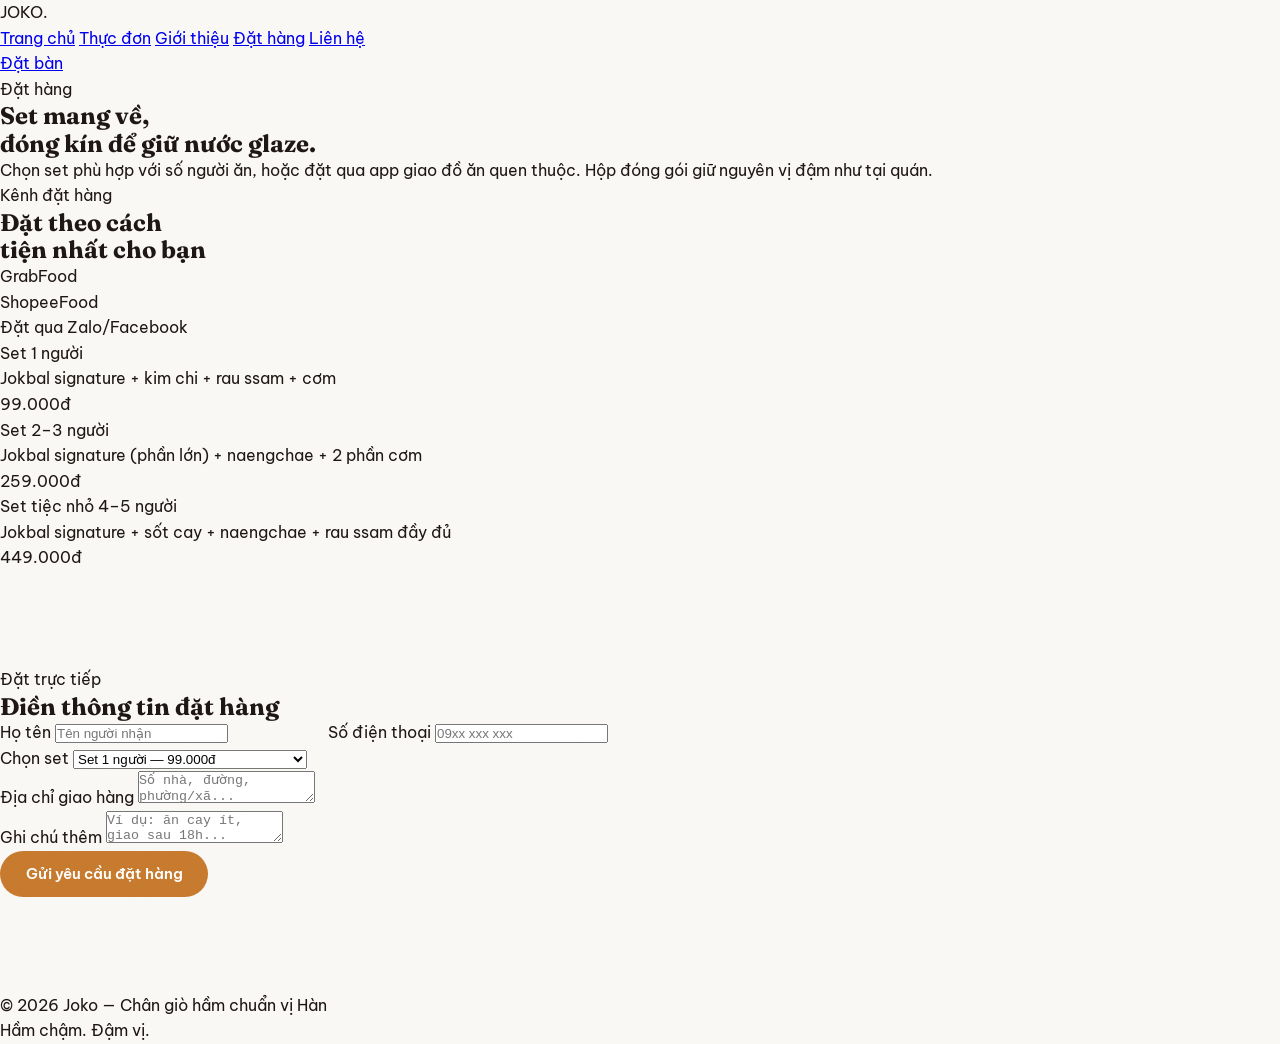
<file: files/dat-hang.html>
<!DOCTYPE html>
<html lang="vi">
<head>
<meta charset="UTF-8">
<meta name="viewport" content="width=device-width, initial-scale=1.0">
<title>Đặt hàng — Joko</title>
<link rel="preconnect" href="https://fonts.googleapis.com">
<link rel="preconnect" href="https://fonts.gstatic.com" crossorigin>
<link href="https://fonts.googleapis.com/css2?family=Fraunces:ital,opsz,wght@0,9..144,400;0,9..144,600;0,9..144,700;0,9..144,900;1,9..144,500&family=Be+Vietnam+Pro:wght@300;400;500;600;700&display=swap" rel="stylesheet">
<link rel="stylesheet" href="style.css">
</head>
<body>
<div class="grain"></div>

<nav>
  <div class="logo">JOKO<span>.</span></div>
  <div class="nav-links">
    <a href="index.html">Trang chủ</a>
    <a href="menu.html">Thực đơn</a>
    <a href="gioi-thieu.html">Giới thiệu</a>
    <a href="dat-hang.html" class="active">Đặt hàng</a>
    <a href="lien-he.html">Liên hệ</a>
  </div>
  <a class="nav-cta" href="lien-he.html">Đặt bàn</a>
</nav>

<section class="page-hero">
  <div class="eyebrow">Đặt hàng</div>
  <h1 class="display">Set mang về,<br>đóng kín để giữ nước glaze.</h1>
  <p class="sub">Chọn set phù hợp với số người ăn, hoặc đặt qua app giao đồ ăn quen thuộc. Hộp đóng gói giữ nguyên vị đậm như tại quán.</p>
</section>

<section class="combo-section" style="border-top:none;">
  <div class="combo-inner">
    <div>
      <div class="kicker">Kênh đặt hàng</div>
      <h2 class="display">Đặt theo cách<br>tiện nhất cho bạn</h2>
      <div class="channels">
        <div class="channel"><span class="dot"></span>GrabFood</div>
        <div class="channel"><span class="dot"></span>ShopeeFood</div>
        <div class="channel"><span class="dot"></span>Đặt qua Zalo/Facebook</div>
      </div>
    </div>
    <div class="combo-list">
      <div class="combo-row">
        <div><div class="name">Set 1 người</div><div class="desc">Jokbal signature + kim chi + rau ssam + cơm</div></div>
        <div class="price">99.000đ</div>
      </div>
      <div class="combo-row">
        <div><div class="name">Set 2–3 người</div><div class="desc">Jokbal signature (phần lớn) + naengchae + 2 phần cơm</div></div>
        <div class="price">259.000đ</div>
      </div>
      <div class="combo-row">
        <div><div class="name">Set tiệc nhỏ 4–5 người</div><div class="desc">Jokbal signature + sốt cay + naengchae + rau ssam đầy đủ</div></div>
        <div class="price">449.000đ</div>
      </div>
    </div>
  </div>
</section>

<section class="menu-section">
  <div class="menu-head">
    <div>
      <div class="kicker">Đặt trực tiếp</div>
      <h2 class="display">Điền thông tin đặt hàng</h2>
    </div>
  </div>
  <div class="form-card" style="max-width:640px;">
    <form onsubmit="event.preventDefault(); alert('Cảm ơn bạn — Joko sẽ liên hệ xác nhận đơn qua số điện thoại vừa nhập.');">
      <div class="form-grid-2">
        <div class="form-row">
          <label for="name">Họ tên</label>
          <input id="name" type="text" placeholder="Tên người nhận" required>
        </div>
        <div class="form-row">
          <label for="phone">Số điện thoại</label>
          <input id="phone" type="tel" placeholder="09xx xxx xxx" required>
        </div>
      </div>
      <div class="form-row">
        <label for="set">Chọn set</label>
        <select id="set">
          <option>Set 1 người — 99.000đ</option>
          <option>Set 2–3 người — 259.000đ</option>
          <option>Set tiệc nhỏ 4–5 người — 449.000đ</option>
        </select>
      </div>
      <div class="form-row">
        <label for="address">Địa chỉ giao hàng</label>
        <textarea id="address" placeholder="Số nhà, đường, phường/xã..."></textarea>
      </div>
      <div class="form-row">
        <label for="note">Ghi chú thêm</label>
        <textarea id="note" placeholder="Ví dụ: ăn cay ít, giao sau 18h..."></textarea>
      </div>
      <button class="btn btn-primary" type="submit">Gửi yêu cầu đặt hàng</button>
    </form>
  </div>
</section>

<footer>
  <div>© 2026 Joko — Chân giò hầm chuẩn vị Hàn</div>
  <div>Hầm chậm. Đậm vị.</div>
</footer>

</body>
</html>
</file>
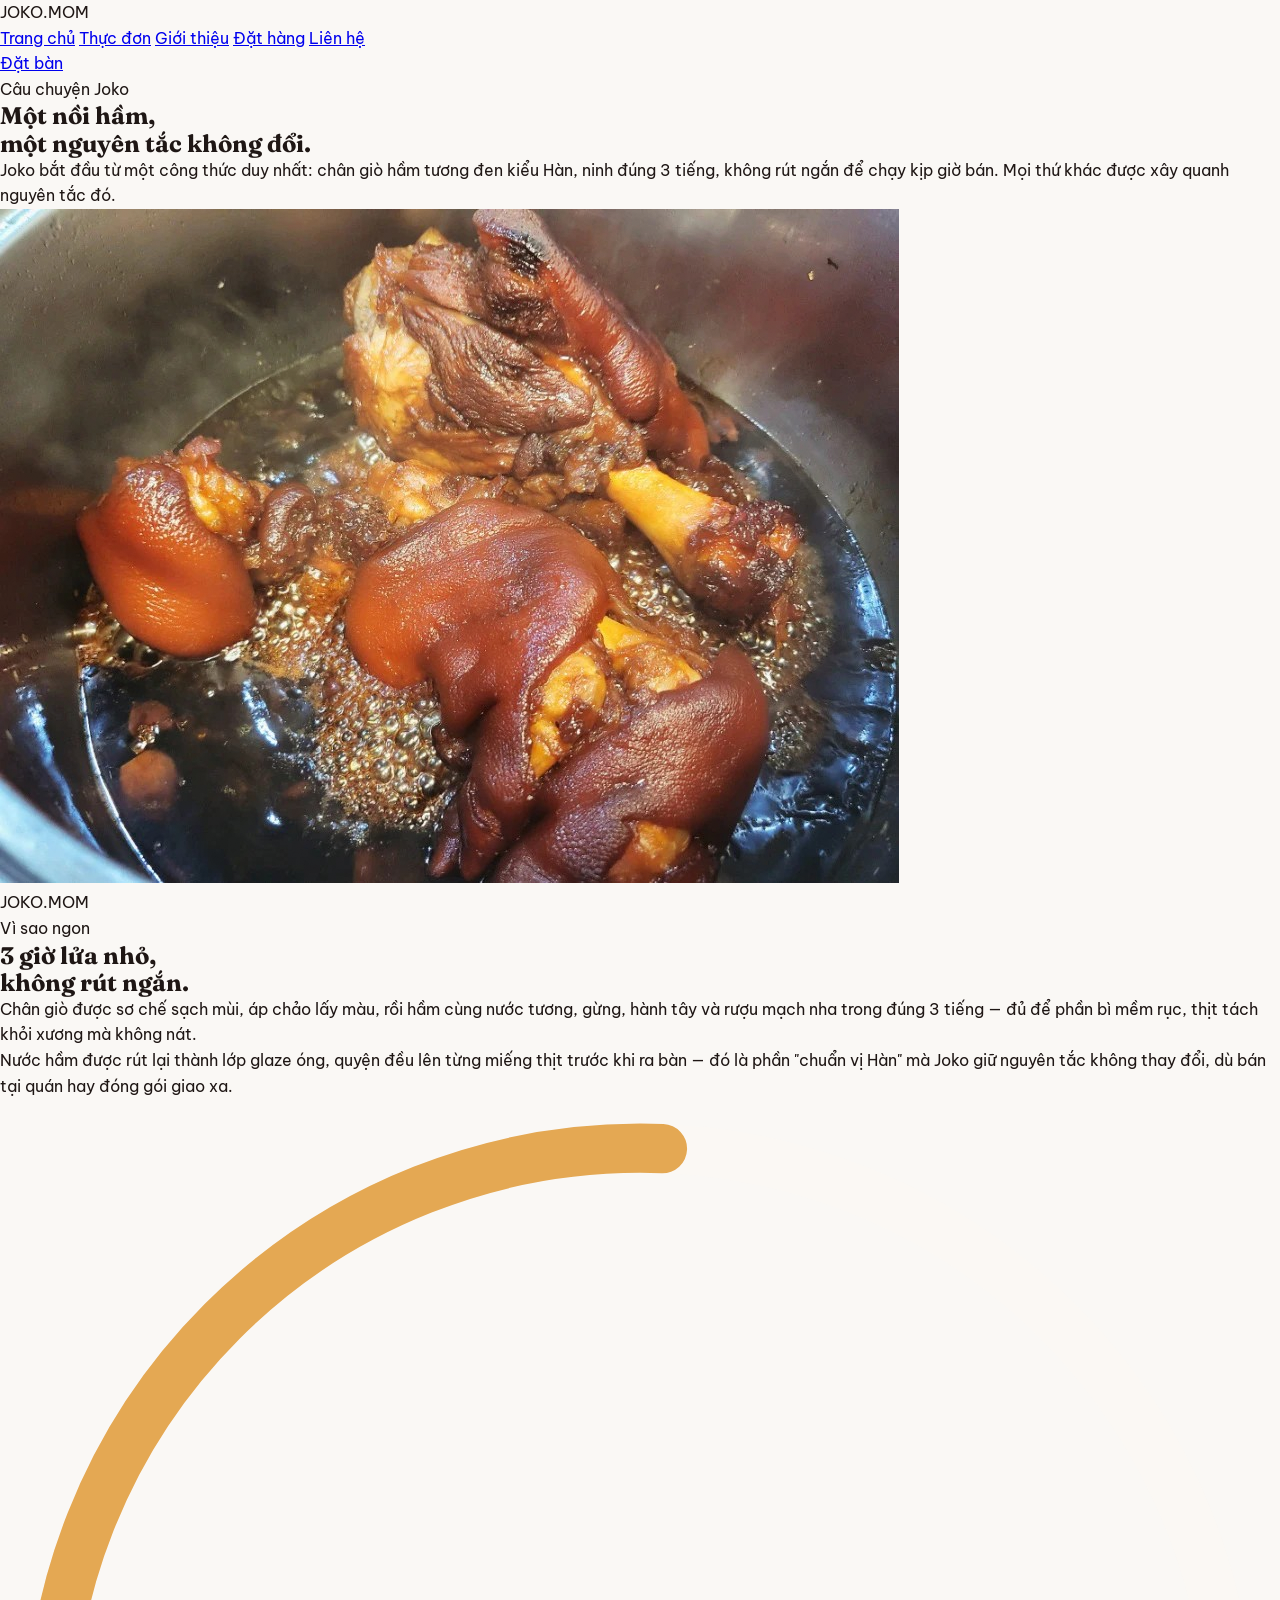
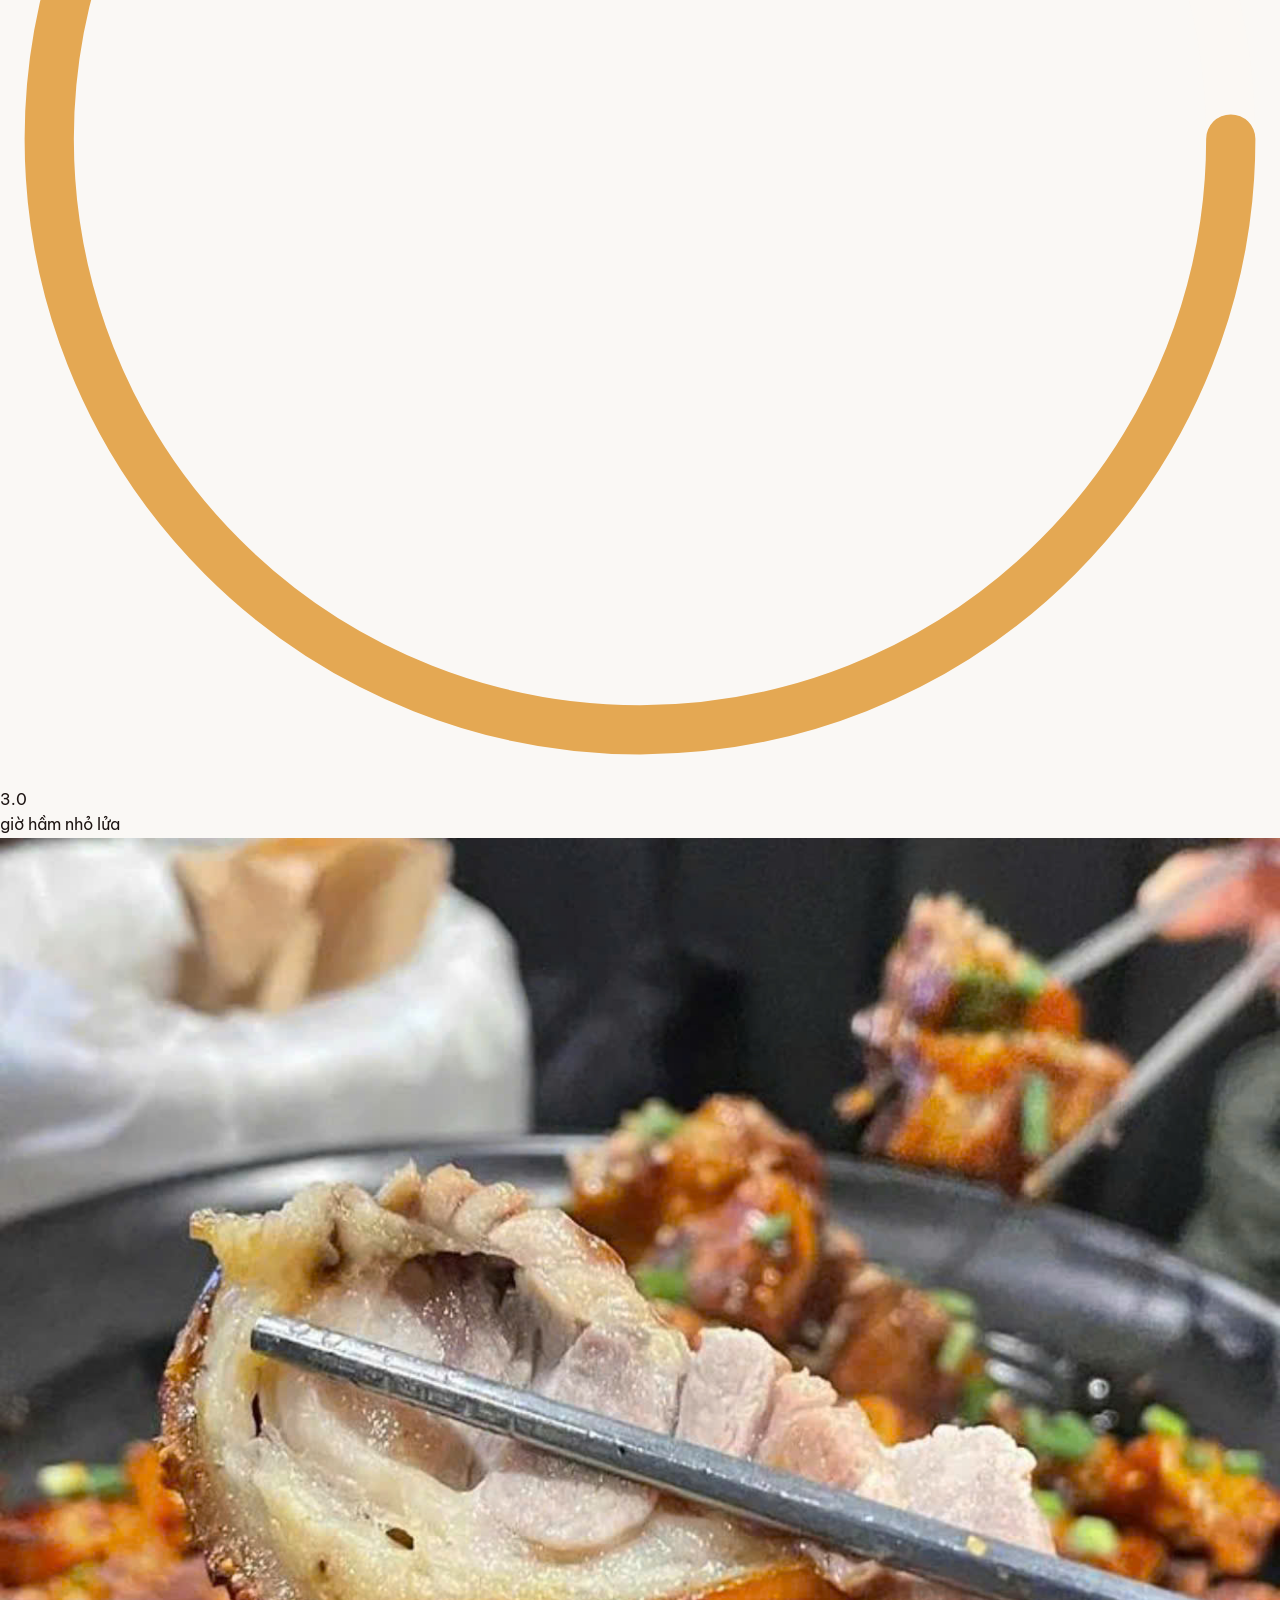
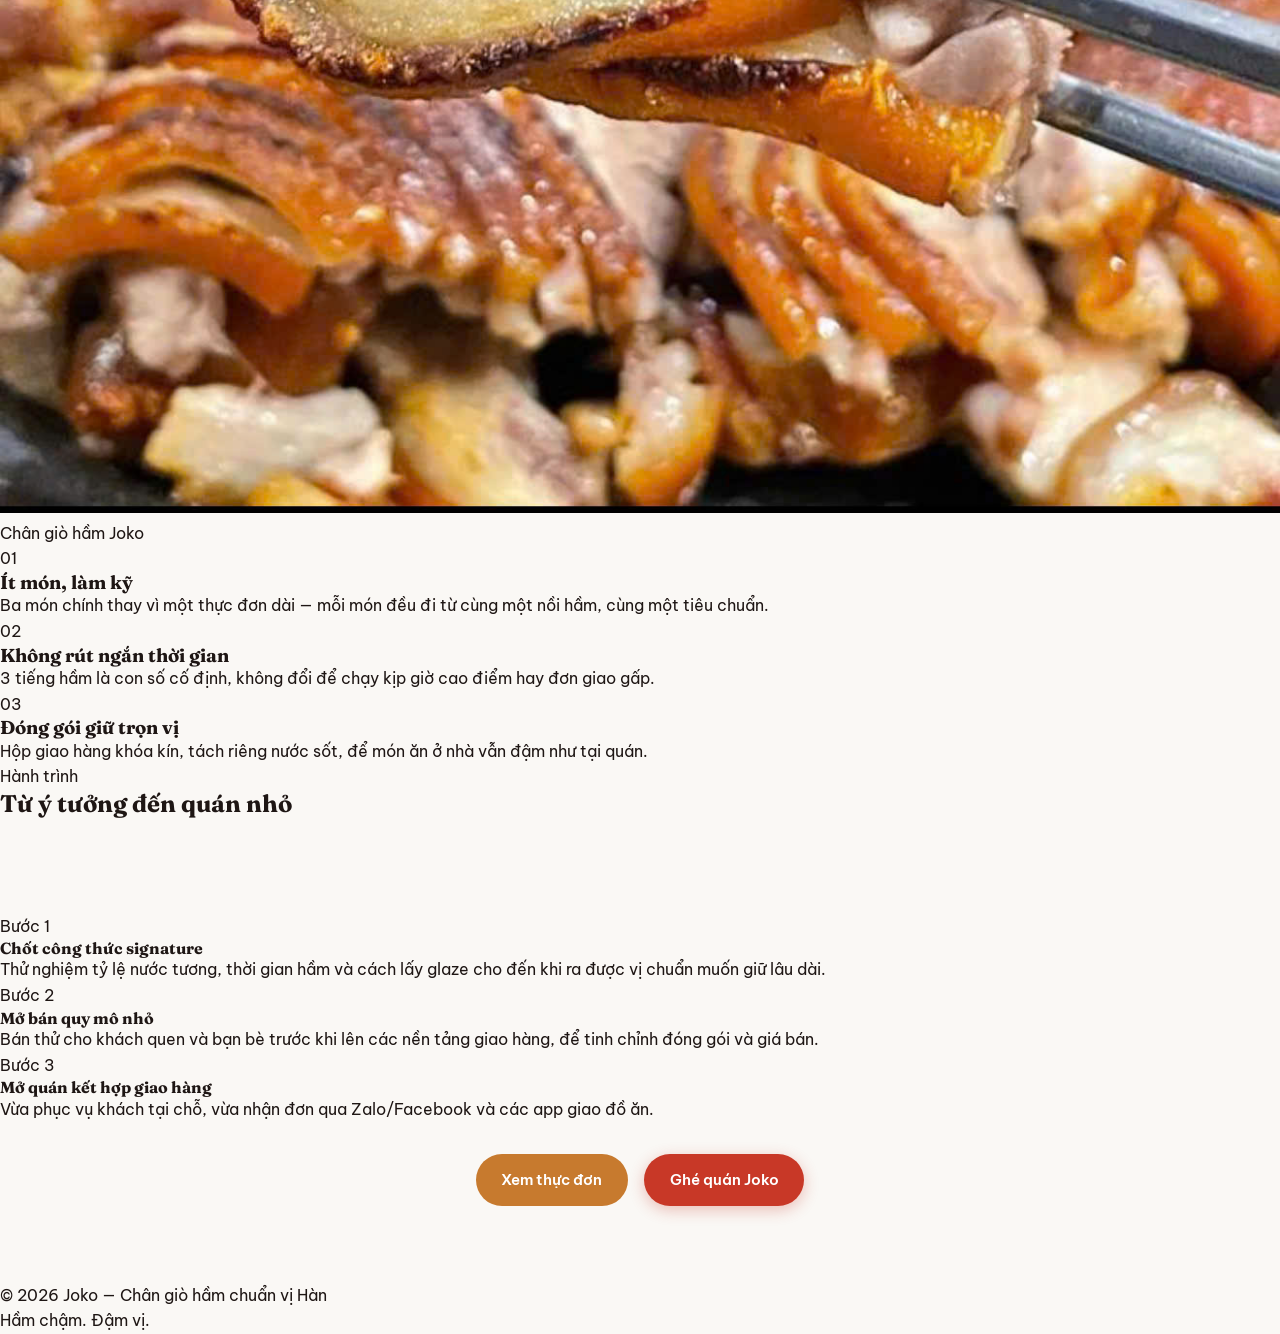
<file: files/gioi-thieu.html>
<!DOCTYPE html>
<html lang="vi">

<head>
  <meta charset="UTF-8">
  <meta name="viewport" content="width=device-width, initial-scale=1.0">
  <title>Giới thiệu — Joko</title>
  <link rel="preconnect" href="https://fonts.googleapis.com">
  <link rel="preconnect" href="https://fonts.gstatic.com" crossorigin>
  <link
    href="https://fonts.googleapis.com/css2?family=Fraunces:ital,opsz,wght@0,9..144,400;0,9..144,600;0,9..144,700;0,9..144,900;1,9..144,500&family=Be+Vietnam+Pro:wght@300;400;500;600;700&display=swap"
    rel="stylesheet">
  <link rel="stylesheet" href="style.css">
</head>

<body>
  <div class="grain"></div>

  <nav>
    <div class="logo">JOKO<span>.</span>MOM</div>
    <div class="nav-links">
      <a href="index.html">Trang chủ</a>
      <a href="menu.html">Thực đơn</a>
      <a href="gioi-thieu.html" class="active">Giới thiệu</a>
      <a href="dat-hang.html">Đặt hàng</a>
      <a href="lien-he.html">Liên hệ</a>
    </div>
    <a class="nav-cta" href="lien-he.html">Đặt bàn</a>
  </nav>

  <section class="page-hero">
    <div class="page-hero-inner">
      <div>
        <div class="eyebrow">Câu chuyện Joko</div>
        <h1 class="display">Một nồi hầm,<br>một nguyên tắc không đổi.</h1>
        <p class="sub">Joko bắt đầu từ một công thức duy nhất: chân giò hầm tương đen kiểu Hàn, ninh đúng 3 tiếng, không
          rút
          ngắn để chạy kịp giờ bán. Mọi thứ khác được xây quanh nguyên tắc đó.</p>
      </div>
      <!-- Thêm ảnh Banner Hero -->
      <div class="hero-visual">
        <img src="images/55.jpg" alt="Hân Hạnh Được Phục Vụ Quý Khách">
        <div class="cap">JOKO.MOM</div>
      </div>
    </div>
  </section>

  <section class="simmer">
    <div class="simmer-text">
      <div class="kicker">Vì sao ngon</div>
      <h2 class="display">3 giờ lửa nhỏ,<br>không rút ngắn.</h2>
      <p>Chân giò được sơ chế sạch mùi, áp chảo lấy màu, rồi hầm cùng nước tương, gừng, hành tây và rượu mạch nha trong
        đúng 3 tiếng — đủ để phần bì mềm rục, thịt tách khỏi xương mà không nát.</p>
      <p>Nước hầm được rút lại thành lớp glaze óng, quyện đều lên từng miếng thịt trước khi ra bàn — đó là phần "chuẩn
        vị Hàn" mà Joko giữ nguyên tắc không thay đổi, dù bán tại quán hay đóng gói giao xa.</p>
    </div>
    <div class="dial-wrap">
      <div class="dial">
        <svg viewBox="0 0 260 260">
          <circle class="dial-track" cx="130" cy="130" r="120"></circle>
          <circle class="dial-fill" cx="130" cy="130" r="120"></circle>
        </svg>
        <div class="dial-center">
          <div class="num display">3.0</div>
          <div class="lab">giờ hầm nhỏ lửa</div>
        </div>
      </div>
      <div class="dial-img">
        <img src="images/48.jpg" alt="Chân giò hầm Joko">
        <div class="cap">Chân giò hầm Joko</div>
      </div>
    </div>
  </section>

  <section class="values">
    <div class="value-card">
      <div class="n display">01</div>
      <h3 class="display">Ít món, làm kỹ</h3>
      <p>Ba món chính thay vì một thực đơn dài — mỗi món đều đi từ cùng một nồi hầm, cùng một tiêu chuẩn.</p>
    </div>
    <div class="value-card">
      <div class="n display">02</div>
      <h3 class="display">Không rút ngắn thời gian</h3>
      <p>3 tiếng hầm là con số cố định, không đổi để chạy kịp giờ cao điểm hay đơn giao gấp.</p>
    </div>
    <div class="value-card">
      <div class="n display">03</div>
      <h3 class="display">Đóng gói giữ trọn vị</h3>
      <p>Hộp giao hàng khóa kín, tách riêng nước sốt, để món ăn ở nhà vẫn đậm như tại quán.</p>
    </div>
  </section>

  <section class="menu-section" style="padding-top:0;">
    <div class="menu-head">
      <div>
        <div class="kicker">Hành trình</div>
        <h2 class="display">Từ ý tưởng đến quán nhỏ</h2>
      </div>
    </div>
  </section>
  <div class="timeline">
    <div class="timeline-row">
      <div class="yr display">Bước 1</div>
      <div>
        <h4>Chốt công thức signature</h4>
        <p>Thử nghiệm tỷ lệ nước tương, thời gian hầm và cách lấy glaze cho đến khi ra được vị chuẩn muốn giữ lâu dài.
        </p>
      </div>
    </div>
    <div class="timeline-row">
      <div class="yr display">Bước 2</div>
      <div>
        <h4>Mở bán quy mô nhỏ</h4>
        <p>Bán thử cho khách quen và bạn bè trước khi lên các nền tảng giao hàng, để tinh chỉnh đóng gói và giá bán.</p>
      </div>
    </div>
    <div class="timeline-row">
      <div class="yr display">Bước 3</div>
      <div>
        <h4>Mở quán kết hợp giao hàng</h4>
        <p>Vừa phục vụ khách tại chỗ, vừa nhận đơn qua Zalo/Facebook và các app giao đồ ăn.</p>
      </div>
    </div>
  </div>

  <div class="hero-ctas" style="justify-content:center; padding:2rem 1rem; display:flex;">
    <a class="btn btn-primary" href="index.html#menu">Xem thực đơn</a>
    <a class="btn btn-accent" href="lien-he.html">Ghé quán Joko</a>
  </div>

  <footer>
    <div>© 2026 Joko — Chân giò hầm chuẩn vị Hàn</div>
    <div>Hầm chậm. Đậm vị.</div>
  </footer>

</body>

</html>
</file>
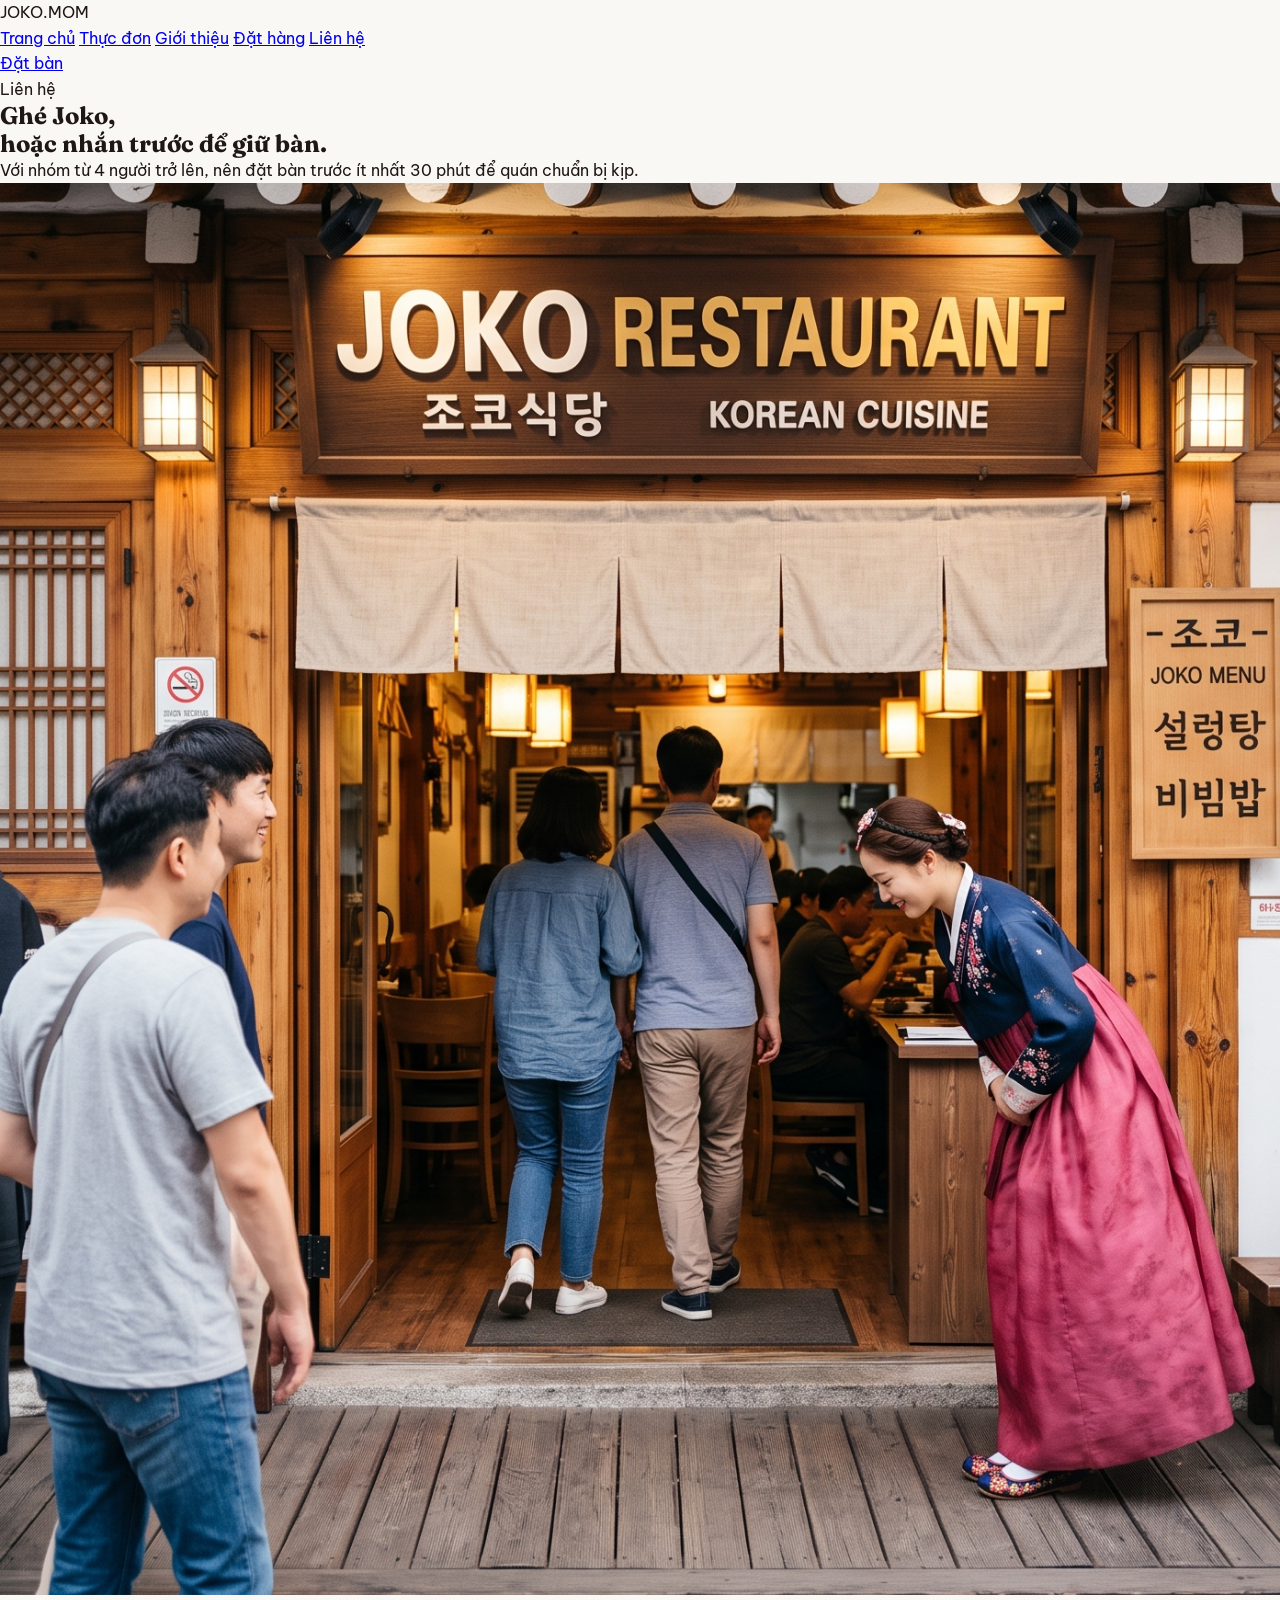
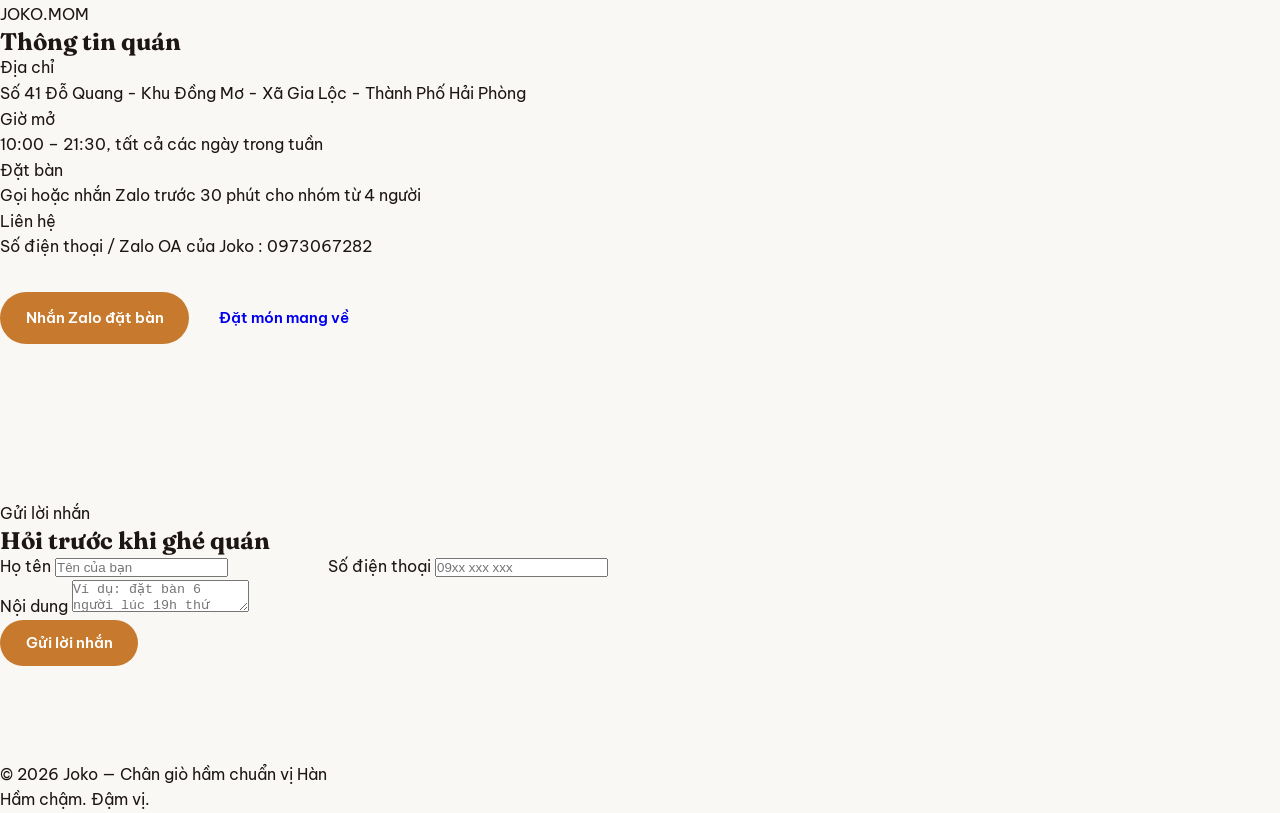
<file: files/lien-he.html>
<!DOCTYPE html>
<html lang="vi">

<head>
  <meta charset="UTF-8">
  <meta name="viewport" content="width=device-width, initial-scale=1.0">
  <title>Liên hệ — Joko</title>
  <link rel="preconnect" href="https://fonts.googleapis.com">
  <link rel="preconnect" href="https://fonts.gstatic.com" crossorigin>
  <link
    href="https://fonts.googleapis.com/css2?family=Fraunces:ital,opsz,wght@0,9..144,400;0,9..144,600;0,9..144,700;0,9..144,900;1,9..144,500&family=Be+Vietnam+Pro:wght@300;400;500;600;700&display=swap"
    rel="stylesheet">
  <link rel="stylesheet" href="style.css">
</head>

<body>
  <div class="grain"></div>

  <nav>
    <div class="logo">JOKO<span>.</span>MOM</div>
    <div class="nav-links">
      <a href="index.html">Trang chủ</a>
      <a href="menu.html">Thực đơn</a>
      <a href="gioi-thieu.html">Giới thiệu</a>
      <a href="dat-hang.html">Đặt hàng</a>
      <a href="lien-he.html" class="active">Liên hệ</a>
    </div>
    <a class="nav-cta" href="lien-he.html">Đặt bàn</a>
  </nav>

  <section class="page-hero">
    <div class="page-hero-inner">
      <div>
        <div class="eyebrow">Liên hệ</div>
        <h1 class="display">Ghé Joko,<br>hoặc nhắn trước để giữ bàn.</h1>
        <p class="sub">Với nhóm từ 4 người trở lên, nên đặt bàn trước ít nhất 30 phút để quán chuẩn bị kịp.</p>
      </div>
      <div class="hero-visual">
        <img src="images/chao.png" alt="Hân Hạnh Được Phục Vụ Quý Khách">
        <div class="cap">JOKO.MOM</div>
      </div>
    </div>
  </section>

  <section class="visit">
    <div>
      <h2 class="display">Thông tin quán</h2>
      <div class="info-row">
        <div class="k">Địa chỉ</div>
        <div class="v">Số 41 Đỗ Quang - Khu Đồng Mơ - Xã Gia Lộc - Thành Phố Hải Phòng</div>
      </div>
      <div class="info-row">
        <div class="k">Giờ mở</div>
        <div class="v">10:00 – 21:30, tất cả các ngày trong tuần</div>
      </div>
      <div class="info-row">
        <div class="k">Đặt bàn</div>
        <div class="v">Gọi hoặc nhắn Zalo trước 30 phút cho nhóm từ 4 người</div>
      </div>
      <div class="info-row">
        <div class="k">Liên hệ</div>
        <div class="v">Số điện thoại / Zalo OA của Joko : 0973067282
        </div>
      </div>
      <div class="hero-actions" style="margin-top:2rem;">
        <a class="btn btn-primary" href="#">Nhắn Zalo đặt bàn</a>
        <a class="btn btn-ghost" href="dat-hang.html">Đặt món mang về</a>
      </div>
    </div>
    <div class="map-card">
      <iframe
        src="https://www.google.com/maps/embed?pb=!1m18!1m12!1m3!1d3729.006935272635!2d106.29323417531773!3d20.87511539864239!2m3!1f0!2f0!3f0!3m2!1i1024!2i768!4f13.1!3m3!1m2!1s0x31359a7efc59d173%3A0x8fd9d7b9201c872a!2zNDEgxJDhu5cgUXVhbmcsIEdpYSBM4buZYywgSM6jaSBQaMOybmcsIFZpZXRuYW0!5e0!3m2!1svi!2svn!4v1710000000000!5m2!1svi!2svn"
        width="100%" height="100%" style="border:0;" allowfullscreen="" loading="lazy"
        referrerpolicy="no-referrer-when-downgrade">
      </iframe>
    </div>
  </section>

  <section class="menu-section" style="padding-top:0;">
    <div class="menu-head">
      <div>
        <div class="kicker">Gửi lời nhắn</div>
        <h2 class="display">Hỏi trước khi ghé quán</h2>
      </div>
    </div>
    <div class="form-card" style="max-width:640px;">
      <form onsubmit="event.preventDefault(); alert('Cảm ơn bạn — Joko sẽ phản hồi sớm nhất.');">
        <div class="form-grid-2">
          <div class="form-row">
            <label for="cname">Họ tên</label>
            <input id="cname" type="text" placeholder="Tên của bạn" required>
          </div>
          <div class="form-row">
            <label for="cphone">Số điện thoại</label>
            <input id="cphone" type="tel" placeholder="09xx xxx xxx" required>
          </div>
        </div>
        <div class="form-row">
          <label for="cmsg">Nội dung</label>
          <textarea id="cmsg" placeholder="Ví dụ: đặt bàn 6 người lúc 19h thứ Bảy..."></textarea>
        </div>
        <button class="btn btn-primary" type="submit">Gửi lời nhắn</button>
      </form>
    </div>
  </section>

  <footer>
    <div>© 2026 Joko — Chân giò hầm chuẩn vị Hàn</div>
    <div>Hầm chậm. Đậm vị.</div>
  </footer>

</body>

</html>
</file>
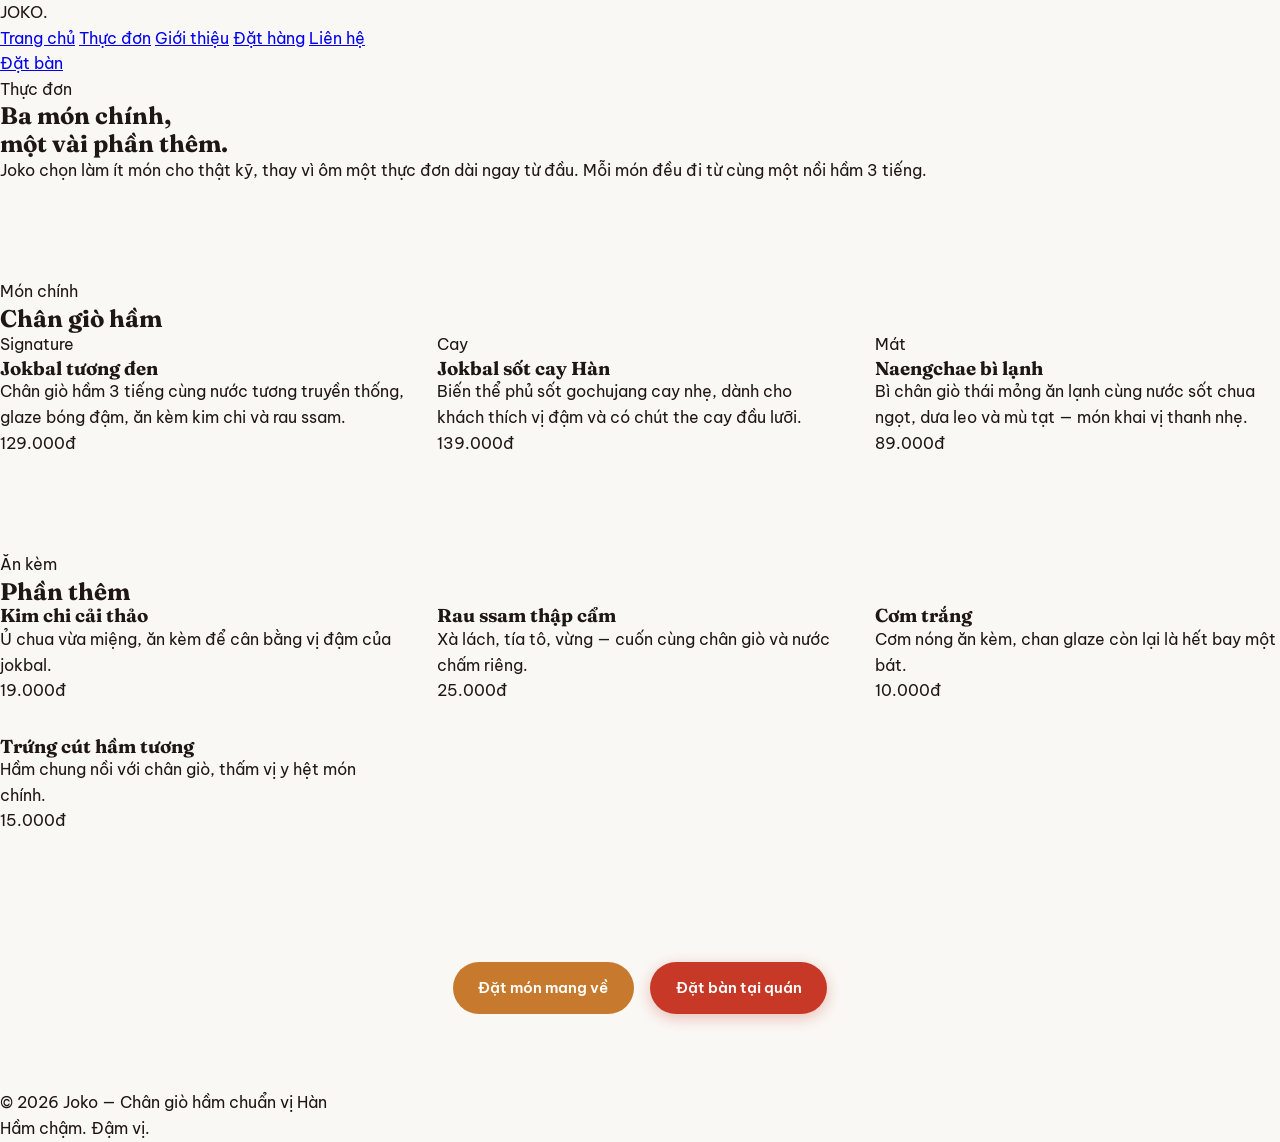
<file: files/menu.html>
<!DOCTYPE html>
<html lang="vi">
<head>
<meta charset="UTF-8">
<meta name="viewport" content="width=device-width, initial-scale=1.0">
<title>Thực đơn — Joko</title>
<link rel="preconnect" href="https://fonts.googleapis.com">
<link rel="preconnect" href="https://fonts.gstatic.com" crossorigin>
<link href="https://fonts.googleapis.com/css2?family=Fraunces:ital,opsz,wght@0,9..144,400;0,9..144,600;0,9..144,700;0,9..144,900;1,9..144,500&family=Be+Vietnam+Pro:wght@300;400;500;600;700&display=swap" rel="stylesheet">
<link rel="stylesheet" href="style.css">
</head>
<body>
<div class="grain"></div>

<nav>
  <div class="logo">JOKO<span>.</span></div>
  <div class="nav-links">
    <a href="index.html">Trang chủ</a>
    <a href="menu.html" class="active">Thực đơn</a>
    <a href="gioi-thieu.html">Giới thiệu</a>
    <a href="dat-hang.html">Đặt hàng</a>
    <a href="lien-he.html">Liên hệ</a>
  </div>
  <a class="nav-cta" href="lien-he.html">Đặt bàn</a>
</nav>

<section class="page-hero">
  <div class="eyebrow">Thực đơn</div>
  <h1 class="display">Ba món chính,<br>một vài phần thêm.</h1>
  <p class="sub">Joko chọn làm ít món cho thật kỹ, thay vì ôm một thực đơn dài ngay từ đầu. Mỗi món đều đi từ cùng một nồi hầm 3 tiếng.</p>
</section>

<section class="menu-section">
  <div class="menu-head">
    <div>
      <div class="kicker">Món chính</div>
      <h2 class="display">Chân giò hầm</h2>
    </div>
  </div>
  <div class="menu-grid">
    <div class="dish signature">
      <span class="tag">Signature</span>
      <h3 class="display">Jokbal tương đen</h3>
      <p>Chân giò hầm 3 tiếng cùng nước tương truyền thống, glaze bóng đậm, ăn kèm kim chi và rau ssam.</p>
      <div class="price">129.000đ</div>
    </div>
    <div class="dish">
      <span class="tag">Cay</span>
      <h3 class="display">Jokbal sốt cay Hàn</h3>
      <p>Biến thể phủ sốt gochujang cay nhẹ, dành cho khách thích vị đậm và có chút the cay đầu lưỡi.</p>
      <div class="price">139.000đ</div>
    </div>
    <div class="dish">
      <span class="tag">Mát</span>
      <h3 class="display">Naengchae bì lạnh</h3>
      <p>Bì chân giò thái mỏng ăn lạnh cùng nước sốt chua ngọt, dưa leo và mù tạt — món khai vị thanh nhẹ.</p>
      <div class="price">89.000đ</div>
    </div>
  </div>
</section>

<section class="menu-section" style="padding-top:0;">
  <div class="menu-head">
    <div>
      <div class="kicker">Ăn kèm</div>
      <h2 class="display">Phần thêm</h2>
    </div>
  </div>
  <div class="menu-grid cols-2">
    <div class="dish">
      <h3 class="display">Kim chi cải thảo</h3>
      <p>Ủ chua vừa miệng, ăn kèm để cân bằng vị đậm của jokbal.</p>
      <div class="price">19.000đ</div>
    </div>
    <div class="dish">
      <h3 class="display">Rau ssam thập cẩm</h3>
      <p>Xà lách, tía tô, vừng — cuốn cùng chân giò và nước chấm riêng.</p>
      <div class="price">25.000đ</div>
    </div>
    <div class="dish">
      <h3 class="display">Cơm trắng</h3>
      <p>Cơm nóng ăn kèm, chan glaze còn lại là hết bay một bát.</p>
      <div class="price">10.000đ</div>
    </div>
    <div class="dish">
      <h3 class="display">Trứng cút hầm tương</h3>
      <p>Hầm chung nồi với chân giò, thấm vị y hệt món chính.</p>
      <div class="price">15.000đ</div>
    </div>
  </div>
</section>

<div class="hero-ctas" style="justify-content:center; padding:2rem 1rem; display:flex;">
  <a class="btn btn-primary" href="dat-hang.html">Đặt món mang về</a>
  <a class="btn btn-accent" href="lien-he.html">Đặt bàn tại quán</a>
</div>

<footer>
  <div>© 2026 Joko — Chân giò hầm chuẩn vị Hàn</div>
  <div>Hầm chậm. Đậm vị.</div>
</footer>

</body>
</html>
</file>
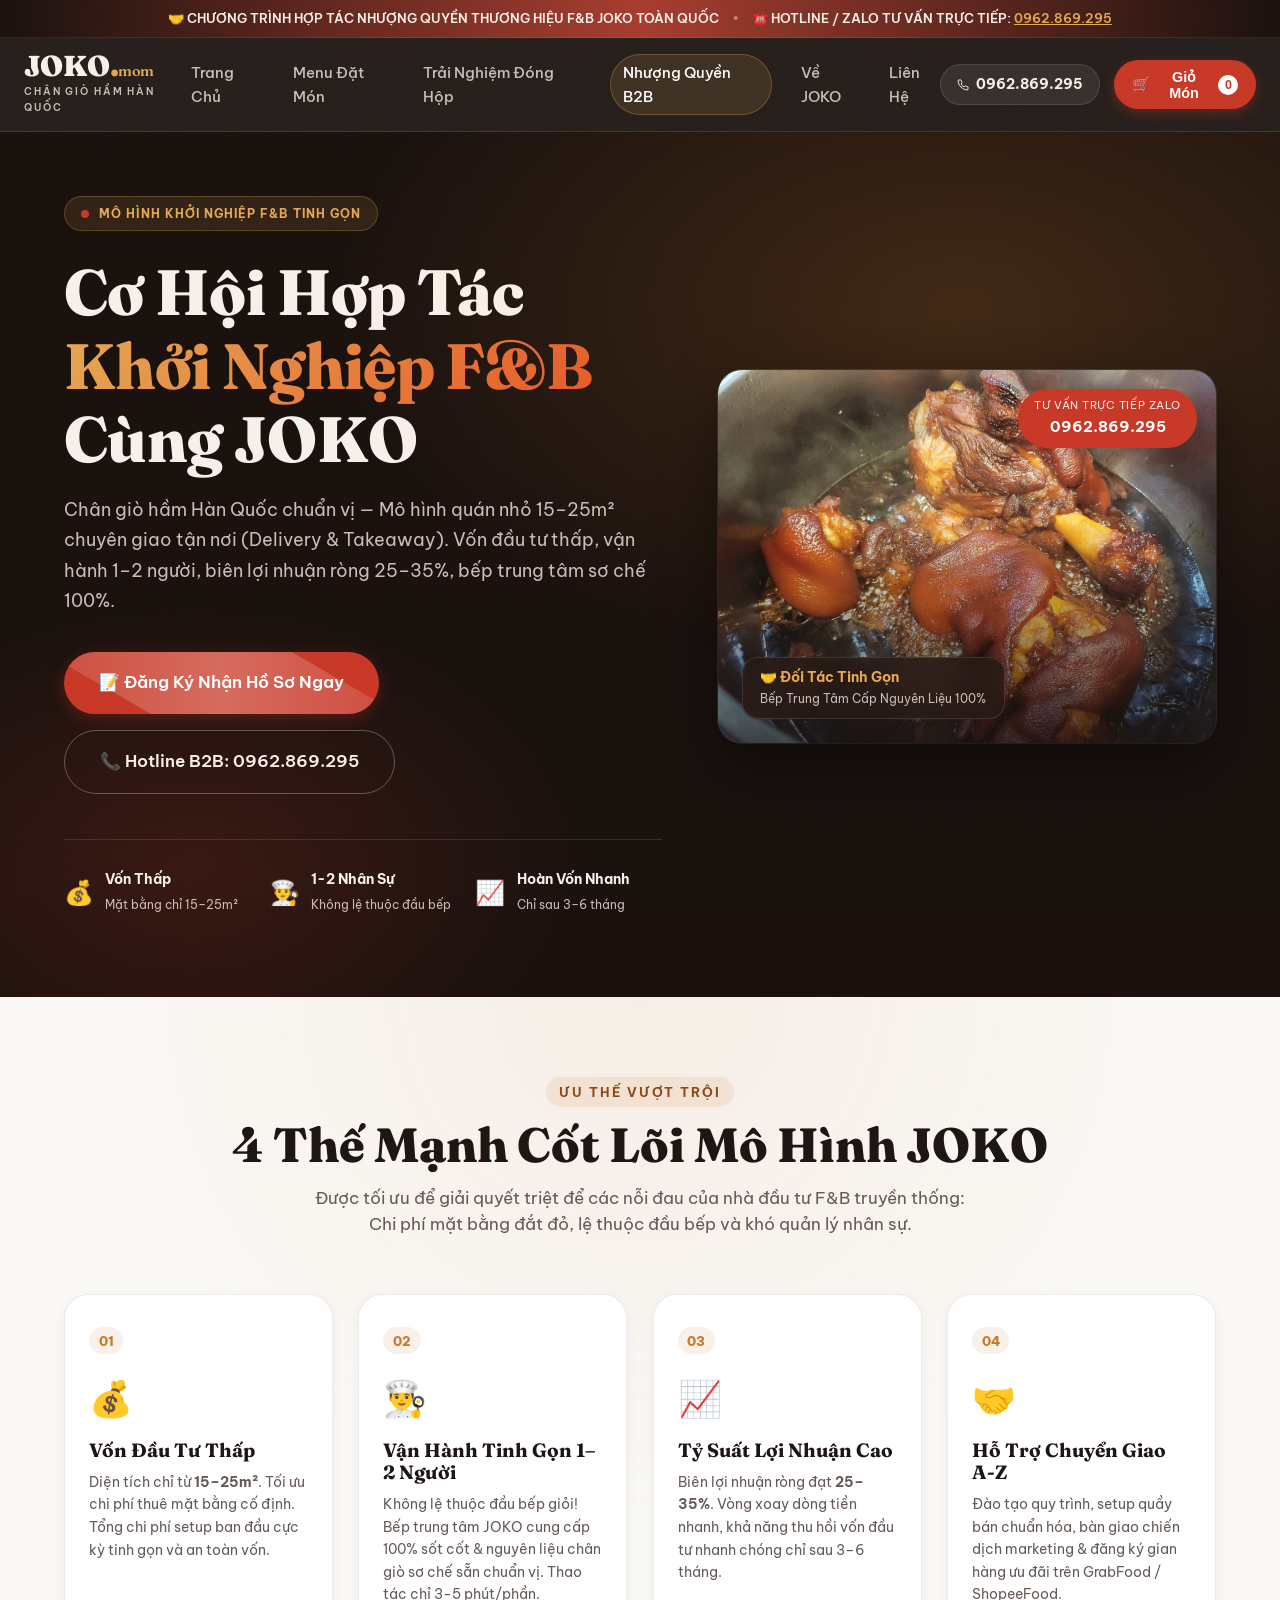
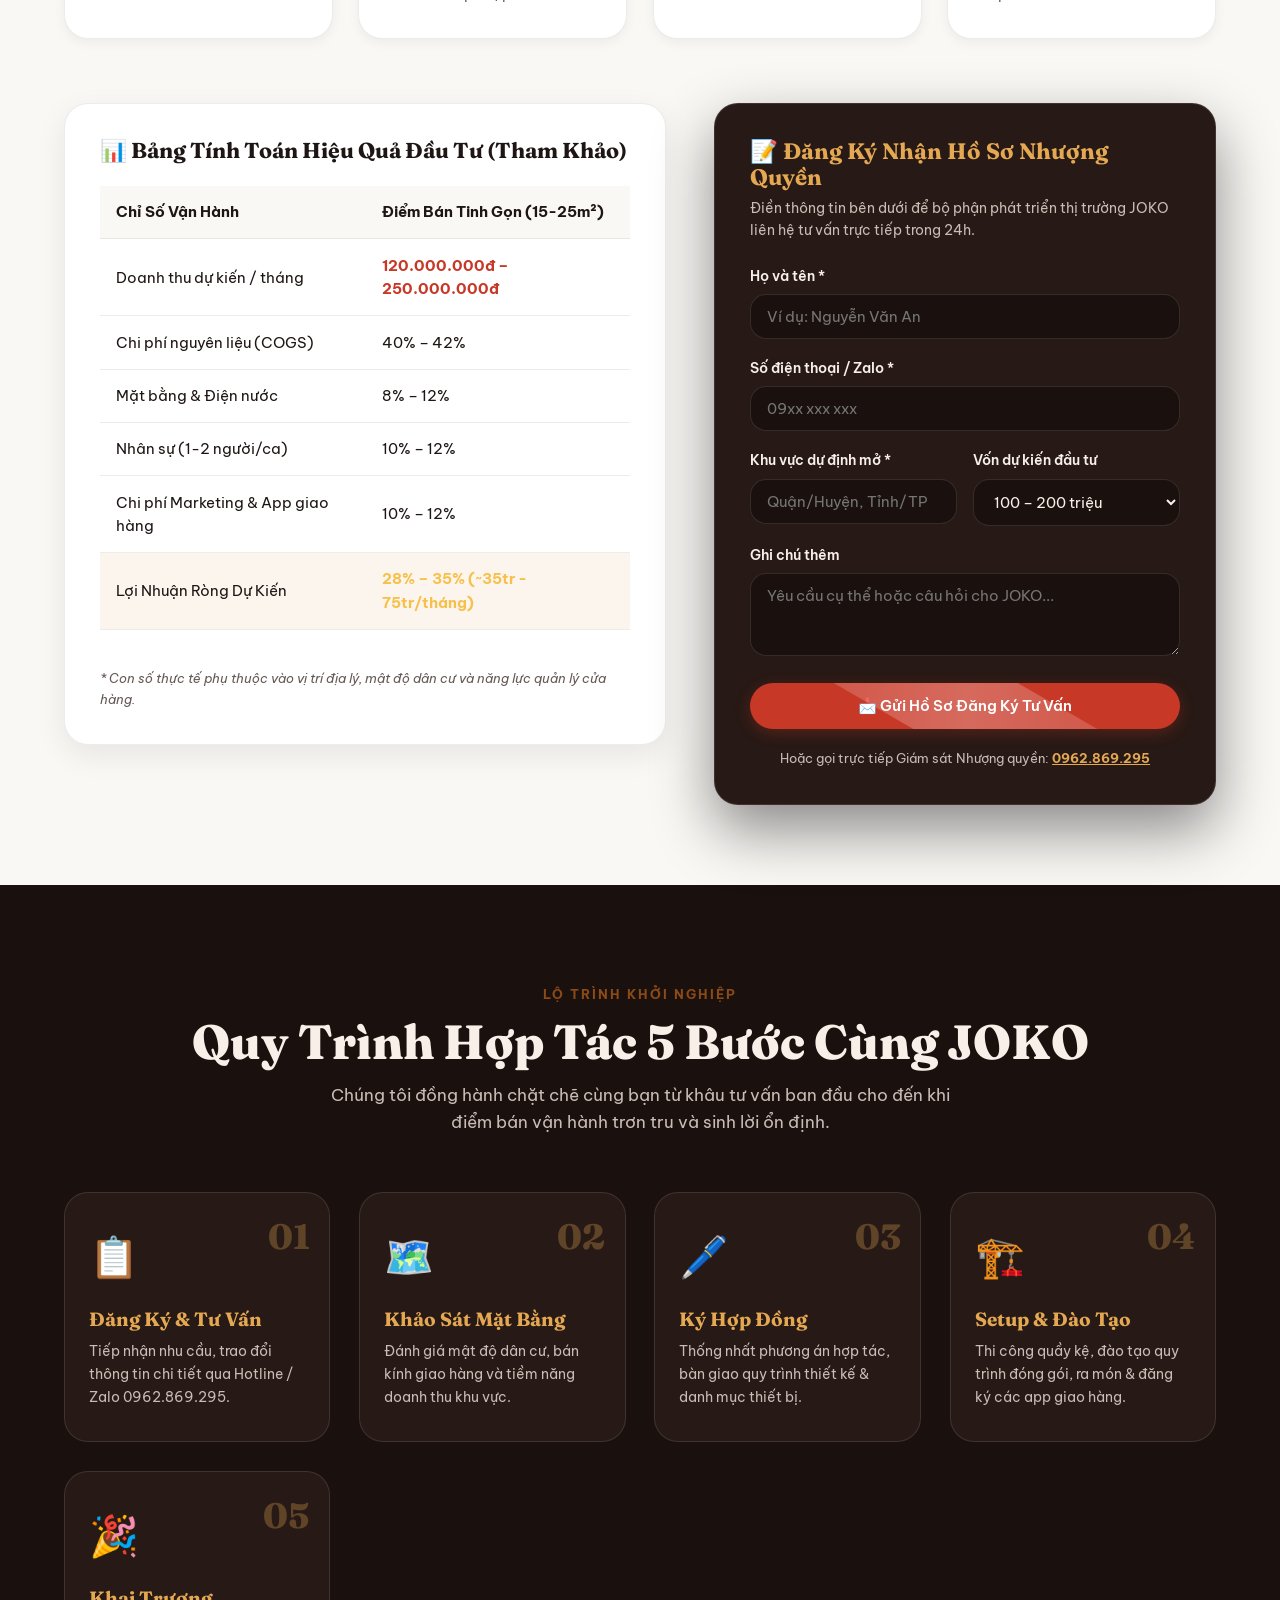
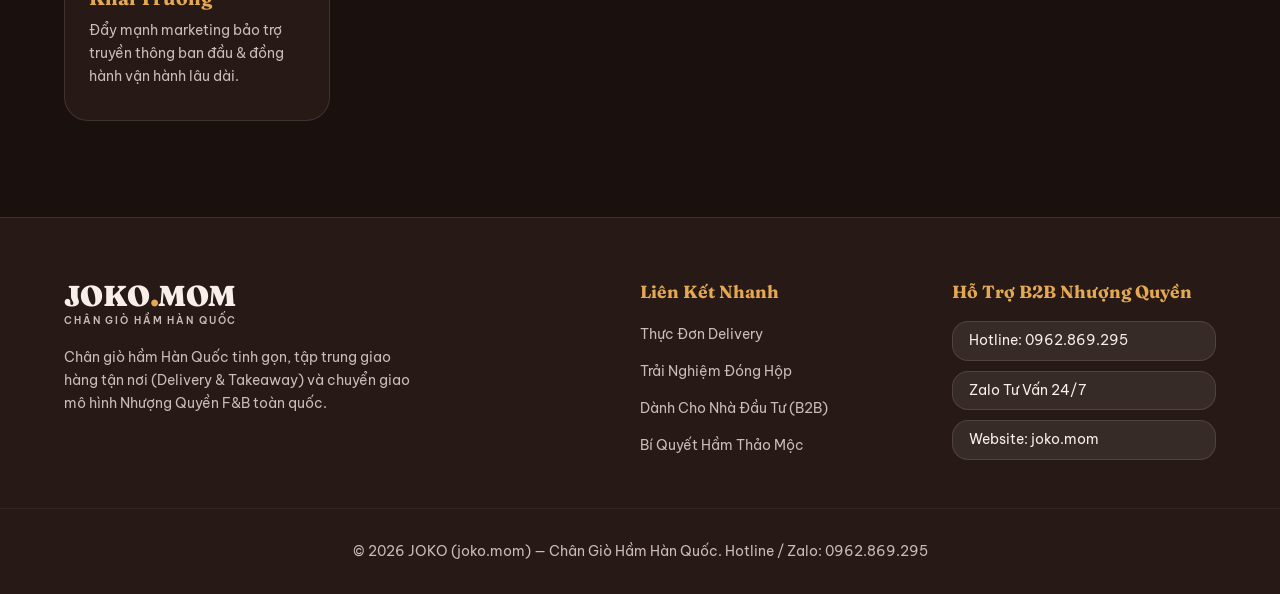
<file: files/nhuong-quyen.html>
<!DOCTYPE html>
<html lang="vi">

<head>
  <meta charset="UTF-8">
  <meta name="viewport" content="width=device-width, initial-scale=1.0">
  <title>Nhượng Quyền F&B Tinh Gọn — JOKO | Cơ Hội Hợp Tác Khởi Nghiệp Chân Giò Hầm Hàn Quốc</title>

  <!-- SEO & Social Open Graph Meta Tags -->
  <meta name="description"
    content="Nhượng quyền thương hiệu JOKO - Mô hình quán Chân Giò Hầm Hàn Quốc tinh gọn 15-25m², tập trung Delivery & Takeaway. Vốn đầu tư thấp, 1-2 nhân sự, lợi nhuận ròng 25-35%, bếp trung tâm sơ chế sẵn. Hotline/Zalo: 0962.869.295.">
  <meta name="keywords"
    content="nhượng quyền JOKO, nhượng quyền F&B, nhượng quyền chân giò hầm, khởi nghiệp F&B vốn thấp, nhượng quyền delivery, joko.mom">
  <meta name="author" content="JOKO Korea F&B">

  <meta property="og:type" content="website">
  <meta property="og:url" content="https://joko.mom/nhuong-quyen.html">
  <meta property="og:title" content="Cơ Hội Hợp Tác Khởi Nghiệp F&B Cùng JOKO — Nhượng Quyền Tinh Gọn">
  <meta property="og:description"
    content="Mô hình quán Chân Giò Hầm Hàn Quốc chuyên Delivery & Takeaway. Vốn thấp, hoàn vốn nhanh 3-6 tháng, không lệ thuộc đầu bếp giỏi. Đăng ký nhận hồ sơ ngay!">
  <meta property="og:image" content="images/jokbal-hero.jpg">

  <!-- Google Fonts -->
  <link rel="preconnect" href="https://fonts.googleapis.com">
  <link rel="preconnect" href="https://fonts.gstatic.com" crossorigin>
  <link
    href="https://fonts.googleapis.com/css2?family=Fraunces:ital,opsz,wght@0,9..144,400;0,9..144,600;0,9..144,700;0,9..144,900;1,9..144,600&family=Be+Vietnam+Pro:ital,wght@0,300;0,400;0,500;0,600;0,700;0,800;1,400&display=swap"
    rel="stylesheet">

  <!-- Main Stylesheet -->
  <link rel="stylesheet" href="style.css">
</head>

<body>
  <!-- Texture Grain Overlay -->
  <div class="grain"></div>

  <!-- Announcement Bar -->
  <div class="top-announcement">
    <div class="announcement-content">
      <span>🤝 CHƯƠNG TRÌNH HỢP TÁC NHƯỢNG QUYỀN THƯƠNG HIỆU F&B JOKO TOÀN QUỐC</span>
      <span class="divider">•</span>
      <span>☎️ HOTLINE / ZALO TƯ VẤN TRỰC TIẾP: <a href="tel:0962869295" class="phone-link">0962.869.295</a></span>
    </div>
  </div>

  <!-- HEADER & NAVIGATION -->
  <header class="main-header" id="header">
    <div class="header-inner">
      <a href="index.html" class="brand-logo">
        <div class="logo-text">JOKO<span class="amber-dot">.</span><span class="domain-tag">mom</span></div>
        <div class="logo-sub">CHÂN GIÒ HẦM HÀN QUỐC</div>
      </a>

      <!-- Desktop Nav -->
      <nav class="desktop-nav">
        <a href="index.html" class="nav-link">Trang Chủ</a>
        <a href="index.html#menu" class="nav-link">Menu Đặt Món</a>
        <a href="index.html#unboxing" class="nav-link">Trải Nghiệm Đóng Hộp</a>
        <a href="nhuong-quyen.html" class="nav-link b2b-highlight active">Nhượng Quyền B2B</a>
        <a href="index.html#story" class="nav-link">Về JOKO</a>
        <a href="index.html#contact" class="nav-link">Liên Hệ</a>
      </nav>

      <!-- Header Actions -->
      <div class="header-actions">
        <a href="tel:0962869295" class="btn-phone-call hidden-mobile">
          <svg width="18" height="18" viewBox="0 0 24 24" fill="none" stroke="currentColor" stroke-width="2">
            <path
              d="M22 16.92v3a2 2 0 0 1-2.18 2 19.79 19.79 0 0 1-8.63-3.07 19.5 19.5 0 0 1-6-6 19.79 19.79 0 0 1-3.07-8.67A2 2 0 0 1 4.11 2h3a2 2 0 0 1 2 1.72 12.84 12.84 0 0 0 .7 2.81 2 2 0 0 1-.45 2.11L8.09 9.91a16 16 0 0 0 6 6l1.27-1.27a2 2 0 0 1 2.11-.45 12.84 12.84 0 0 0 2.81.7A2 2 0 0 1 22 16.92z" />
          </svg>
          0962.869.295
        </a>
        <button class="cart-trigger-btn" id="open-cart-btn" onclick="toggleCartModal()">
          <span class="cart-icon">🛒</span>
          <span class="cart-text">Giỏ Món</span>
          <span class="cart-count-badge" id="cart-count">0</span>
        </button>
        <button class="mobile-menu-toggle" id="menu-toggle-btn" onclick="toggleMobileDrawer()"
          aria-label="Toggle Navigation">
          <span></span>
          <span></span>
          <span></span>
        </button>
      </div>
    </div>

    <!-- Mobile Navigation Drawer -->
    <div class="mobile-drawer" id="mobile-drawer">
      <div class="drawer-header">
        <div class="brand-logo">
          <div class="logo-text">JOKO<span class="amber-dot">.</span>MOM</div>
        </div>
        <button class="drawer-close-btn" onclick="toggleMobileDrawer()">✕</button>
      </div>
      <div class="drawer-body">
        <a href="index.html" onclick="toggleMobileDrawer()">🔥 Trang Chủ</a>
        <a href="index.html#menu" onclick="toggleMobileDrawer()">🍗 Menu Đặt Món Delivery</a>
        <a href="index.html#unboxing" onclick="toggleMobileDrawer()">📦 Trải Nghiệm Đóng Hộp</a>
        <a href="nhuong-quyen.html" onclick="toggleMobileDrawer()" class="drawer-b2b">🤝 Nhượng Quyền B2B Tinh Gọn</a>
        <a href="index.html#story" onclick="toggleMobileDrawer()">✨ Bí Quyết Hầm 3 Giờ</a>
        <a href="index.html#contact" onclick="toggleMobileDrawer()">📍 Địa Chỉ & Hotline</a>

        <div class="drawer-contact-box">
          <p>Tư vấn nhượng quyền & hợp tác:</p>
          <a href="tel:0962869295" class="btn btn-primary full-width">📞 Hotline: 0962.869.295</a>
          <a href="https://zalo.me/0962869295" target="_blank" class="btn btn-secondary full-width margin-top-sm">💬
            Chat Zalo Trực Tiếp</a>
        </div>
      </div>
    </div>
  </header>

  <main>
    <!-- FRANCHISE HERO SECTION -->
    <section class="hero-section" style="padding: 4rem 0 5rem;">
      <div class="container hero-inner">
        <div class="hero-content">
          <div class="hero-badge">
            <span class="pulse-dot"></span>
            <span>MÔ HÌNH KHỞI NGHIỆP F&B TINH GỌN</span>
          </div>

          <h1 class="hero-title">
            Cơ Hội Hợp Tác<br>
            <span class="gradient-text">Khởi Nghiệp F&B</span><br>
            Cùng JOKO
          </h1>

          <p class="hero-subtitle">
            Chân giò hầm Hàn Quốc chuẩn vị — Mô hình quán nhỏ 15–25m² chuyên giao tận nơi (Delivery & Takeaway). Vốn đầu tư thấp, vận hành 1–2 người, biên lợi nhuận ròng 25–35%, bếp trung tâm sơ chế 100%.
          </p>

          <div class="hero-ctas">
            <a href="#franchise-form-box" class="btn btn-accent btn-lg btn-glow">
              <span>📝 Đăng Ký Nhận Hồ Sơ Ngay</span>
            </a>
            <a href="tel:0962869295" class="btn btn-outline-light btn-lg">
              <span>📞 Hotline B2B: 0962.869.295</span>
            </a>
          </div>

          <div class="hero-trust-grid">
            <div class="trust-item">
              <span class="trust-icon">💰</span>
              <div class="trust-info">
                <strong>Vốn Thấp</strong>
                <span>Mặt bằng chỉ 15–25m²</span>
              </div>
            </div>
            <div class="trust-item">
              <span class="trust-icon">👨‍🍳</span>
              <div class="trust-info">
                <strong>1-2 Nhân Sự</strong>
                <span>Không lệ thuộc đầu bếp</span>
              </div>
            </div>
            <div class="trust-item">
              <span class="trust-icon">📈</span>
              <div class="trust-info">
                <strong>Hoàn Vốn Nhanh</strong>
                <span>Chỉ sau 3–6 tháng</span>
              </div>
            </div>
          </div>
        </div>

        <div class="hero-media">
          <div class="media-card-wrap">
            <img src="images/55.jpg" alt="Mô hình quán Chân Giò Hầm JOKO tinh gọn" class="hero-img">
            <div class="media-overlay"></div>

            <div class="floating-dish-tag">
              <div class="dish-tag-title">🤝 Đối Tác Tinh Gọn</div>
              <div class="dish-tag-desc">Bếp Trung Tâm Cấp Nguyên Liệu 100%</div>
            </div>

            <div class="floating-hotline-badge">
              <span>Tư Vấn Trực Tiếp Zalo</span>
              <strong>0962.869.295</strong>
            </div>
          </div>
        </div>
      </div>
    </section>

    <!-- SECTION: 4 THẾ MẠNH MÔ HÌNH NHƯỢNG QUYỀN JOKO -->
    <section class="franchise-section" style="padding: 5rem 0;">
      <div class="container">
        <div class="section-header text-center">
          <div class="sub-kicker b2b-badge">ƯU THẾ VƯỢT TRỘI</div>
          <h2 class="section-title">4 Thế Mạnh Cốt Lõi Mô Hình JOKO</h2>
          <p class="section-desc">Được tối ưu để giải quyết triệt để các nỗi đau của nhà đầu tư F&B truyền thống: Chi phí mặt bằng đắt đỏ, lệ thuộc đầu bếp và khó quản lý nhân sự.</p>
        </div>

        <div class="franchise-pillars-grid">
          <div class="pillar-card">
            <div class="pillar-number">01</div>
            <div class="pillar-icon">💰</div>
            <h3>Vốn Đầu Tư Thấp</h3>
            <p>Diện tích chỉ từ <strong>15–25m²</strong>. Tối ưu chi phí thuê mặt bằng cố định. Tổng chi phí setup ban đầu cực kỳ tinh gọn và an toàn vốn.</p>
          </div>

          <div class="pillar-card">
            <div class="pillar-number">02</div>
            <div class="pillar-icon">👨‍🍳</div>
            <h3>Vận Hành Tinh Gọn 1–2 Người</h3>
            <p>Không lệ thuộc đầu bếp giỏi! Bếp trung tâm JOKO cung cấp 100% sốt cốt & nguyên liệu chân giò sơ chế sẵn chuẩn vị. Thao tác chỉ 3-5 phút/phần.</p>
          </div>

          <div class="pillar-card">
            <div class="pillar-number">03</div>
            <div class="pillar-icon">📈</div>
            <h3>Tỷ Suất Lợi Nhuận Cao</h3>
            <p>Biên lợi nhuận ròng đạt <strong>25–35%</strong>. Vòng xoay dòng tiền nhanh, khả năng thu hồi vốn đầu tư nhanh chóng chỉ sau 3–6 tháng.</p>
          </div>

          <div class="pillar-card">
            <div class="pillar-number">04</div>
            <div class="pillar-icon">🤝</div>
            <h3>Hỗ Trợ Chuyển Giao A-Z</h3>
            <p>Đào tạo quy trình, setup quầy bán chuẩn hóa, bàn giao chiến dịch marketing & đăng ký gian hàng ưu đãi trên GrabFood / ShopeeFood.</p>
          </div>
        </div>

        <!-- Financial Projections Table & Form Row -->
        <div class="franchise-row">
          <div class="financial-box">
            <h3>📊 Bảng Tính Toán Hiệu Quả Đầu Tư (Tham Khảo)</h3>
            <div class="table-responsive">
              <table class="financial-table">
                <thead>
                  <tr>
                    <th>Chỉ Số Vận Hành</th>
                    <th>Điểm Bán Tinh Gọn (15-25m²)</th>
                  </tr>
                </thead>
                <tbody>
                  <tr>
                    <td>Doanh thu dự kiến / tháng</td>
                    <td class="text-accent font-bold">120.000.000đ – 250.000.000đ</td>
                  </tr>
                  <tr>
                    <td>Chi phí nguyên liệu (COGS)</td>
                    <td>40% – 42%</td>
                  </tr>
                  <tr>
                    <td>Mặt bằng & Điện nước</td>
                    <td>8% – 12%</td>
                  </tr>
                  <tr>
                    <td>Nhân sự (1-2 người/ca)</td>
                    <td>10% – 12%</td>
                  </tr>
                  <tr>
                    <td>Chi phí Marketing & App giao hàng</td>
                    <td>10% – 12%</td>
                  </tr>
                  <tr class="highlight-row">
                    <td>Lợi Nhuận Ròng Dự Kiến</td>
                    <td class="text-gold font-bold">28% – 35% (~35tr - 75tr/tháng)</td>
                  </tr>
                </tbody>
              </table>
            </div>
            <div class="financial-note">
              * Con số thực tế phụ thuộc vào vị trí địa lý, mật độ dân cư và năng lực quản lý cửa hàng.
            </div>
          </div>

          <!-- Lead Capture Franchise Form -->
          <div class="franchise-form-card" id="franchise-form-box">
            <div class="form-card-header">
              <h3>📝 Đăng Ký Nhận Hồ Sơ Nhượng Quyền</h3>
              <p>Điền thông tin bên dưới để bộ phận phát triển thị trường JOKO liên hệ tư vấn trực tiếp trong 24h.</p>
            </div>

            <form id="franchiseForm" onsubmit="handleFranchiseSubmit(event)">
              <div class="form-group">
                <label for="f-name">Họ và tên *</label>
                <input type="text" id="f-name" required placeholder="Ví dụ: Nguyễn Văn An">
              </div>

              <div class="form-group">
                <label for="f-phone">Số điện thoại / Zalo *</label>
                <input type="tel" id="f-phone" required placeholder="09xx xxx xxx">
              </div>

              <div class="form-grid-2">
                <div class="form-group">
                  <label for="f-region">Khu vực dự định mở *</label>
                  <input type="text" id="f-region" required placeholder="Quận/Huyện, Tỉnh/TP">
                </div>
                <div class="form-group">
                  <label for="f-capital">Vốn dự kiến đầu tư</label>
                  <select id="f-capital">
                    <option value="Dưới 100 triệu">Dưới 100 triệu</option>
                    <option value="100 - 200 triệu" selected>100 – 200 triệu</option>
                    <option value="200 - 300 triệu">200 – 300 triệu</option>
                    <option value="Trên 300 triệu">Trên 300 triệu</option>
                  </select>
                </div>
              </div>

              <div class="form-group">
                <label for="f-note">Ghi chú thêm</label>
                <textarea id="f-note" rows="3" placeholder="Yêu cầu cụ thể hoặc câu hỏi cho JOKO..."></textarea>
              </div>

              <button type="submit" class="btn btn-accent full-width btn-glow">
                <span>📩 Gửi Hồ Sơ Đăng Ký Tư Vấn</span>
              </button>

              <div class="form-direct-call">
                Hoặc gọi trực tiếp Giám sát Nhượng quyền: <a href="tel:0962869295"><strong>0962.869.295</strong></a>
              </div>
            </form>
          </div>
        </div>
      </div>
    </section>

    <!-- SECTION: QUY TRÌNH HỢP TÁC 5 BƯỚC -->
    <section class="unboxing-section">
      <div class="container">
        <div class="section-header text-center light-text">
          <div class="sub-kicker text-amber">LỘ TRÌNH KHỞI NGHIỆP</div>
          <h2 class="section-title">Quy Trình Hợp Tác 5 Bước Cùng JOKO</h2>
          <p class="section-desc">Chúng tôi đồng hành chặt chẽ cùng bạn từ khâu tư vấn ban đầu cho đến khi điểm bán vận hành trơn tru và sinh lời ổn định.</p>
        </div>

        <div class="unboxing-grid">
          <div class="unboxing-step">
            <div class="step-num">01</div>
            <div class="step-icon">📋</div>
            <h4>Đăng Ký & Tư Vấn</h4>
            <p>Tiếp nhận nhu cầu, trao đổi thông tin chi tiết qua Hotline / Zalo 0962.869.295.</p>
          </div>
          <div class="unboxing-step">
            <div class="step-num">02</div>
            <div class="step-icon">🗺️</div>
            <h4>Khảo Sát Mặt Bằng</h4>
            <p>Đánh giá mật độ dân cư, bán kính giao hàng và tiềm năng doanh thu khu vực.</p>
          </div>
          <div class="unboxing-step">
            <div class="step-num">03</div>
            <div class="step-icon">🖊️</div>
            <h4>Ký Hợp Đồng</h4>
            <p>Thống nhất phương án hợp tác, bàn giao quy trình thiết kế & danh mục thiết bị.</p>
          </div>
          <div class="unboxing-step">
            <div class="step-num">04</div>
            <div class="step-icon">🏗️</div>
            <h4>Setup & Đào Tạo</h4>
            <p>Thi công quầy kệ, đào tạo quy trình đóng gói, ra món & đăng ký các app giao hàng.</p>
          </div>
          <div class="unboxing-step">
            <div class="step-num">05</div>
            <div class="step-icon">🎉</div>
            <h4>Khai Trương</h4>
            <p>Đẩy mạnh marketing bảo trợ truyền thông ban đầu & đồng hành vận hành lâu dài.</p>
          </div>
        </div>
      </div>
    </section>
  </main>

  <!-- FOOTER -->
  <footer class="main-footer">
    <div class="container footer-inner">
      <div class="footer-col brand-col">
        <div class="brand-logo">
          <div class="logo-text">JOKO<span class="amber-dot">.</span>MOM</div>
          <div class="logo-sub">CHÂN GIÒ HẦM HÀN QUỐC</div>
        </div>
        <p class="footer-desc">
          Chân giò hầm Hàn Quốc tinh gọn, tập trung giao hàng tận nơi (Delivery & Takeaway) và chuyển giao mô hình Nhượng Quyền F&B toàn quốc.
        </p>
      </div>

      <div class="footer-col">
        <h4>Liên Kết Nhanh</h4>
        <ul class="footer-links">
          <li><a href="index.html#menu">Thực Đơn Delivery</a></li>
          <li><a href="index.html#unboxing">Trải Nghiệm Đóng Hộp</a></li>
          <li><a href="nhuong-quyen.html">Dành Cho Nhà Đầu Tư (B2B)</a></li>
          <li><a href="index.html#story">Bí Quyết Hầm Thảo Mộc</a></li>
        </ul>
      </div>

      <div class="footer-col">
        <h4>Hỗ Trợ B2B Nhượng Quyền</h4>
        <div class="app-badges">
          <span class="app-tag">Hotline: 0962.869.295</span>
          <span class="app-tag">Zalo Tư Vấn 24/7</span>
          <span class="app-tag">Website: joko.mom</span>
        </div>
      </div>
    </div>

    <div class="footer-bottom">
      <div class="container text-center">
        <p>© 2026 JOKO (joko.mom) — Chân Giò Hầm Hàn Quốc. Hotline / Zalo: 0962.869.295</p>
      </div>
    </div>
  </footer>

  <!-- FLOATING MINI-CART MODAL -->
  <div class="cart-modal-backdrop" id="cart-modal">
    <div class="cart-modal-container">
      <div class="cart-modal-header">
        <h3>🛒 Giỏ Món Đặt Hàng JOKO</h3>
        <button class="cart-close-btn" onclick="toggleCartModal()">✕</button>
      </div>

      <div class="cart-modal-body">
        <div id="cart-items-container" class="cart-items-list"></div>

        <div id="cart-empty-msg" class="cart-empty-box">
          <span>🍽️</span>
          <p>Giỏ hàng của bạn đang trống.</p>
          <a href="index.html#menu" class="btn btn-primary btn-sm" onclick="toggleCartModal()">Xem thực đơn</a>
        </div>

        <div class="cart-summary-box" id="cart-summary-box">
          <div class="cart-summary-line">
            <span>Tổng cộng món:</span>
            <strong id="cart-total-price" class="text-accent">0đ</strong>
          </div>

          <div class="checkout-form-fields">
            <h4>Thông Tin Nhận Hàng Nhanh:</h4>
            <div class="form-group">
              <input type="text" id="c-name" placeholder="Họ và tên người nhận *" required>
            </div>
            <div class="form-group">
              <input type="tel" id="c-phone" placeholder="Số điện thoại nhận hàng *" required>
            </div>
            <div class="form-group">
              <input type="text" id="c-address" placeholder="Địa chỉ giao hàng chi tiết *" required>
            </div>
            <div class="form-group">
              <textarea id="c-note" rows="2" placeholder="Ghi chú thêm (Ăn cay ít, giao sau 18h...)"></textarea>
            </div>
          </div>
        </div>
      </div>

      <div class="cart-modal-footer" id="cart-modal-footer">
        <button class="btn btn-accent full-width btn-glow" onclick="submitCartToZalo()">
          <span>💬 CHỐT ĐƠN QUA ZALO (0962.869.295)</span>
        </button>
      </div>
    </div>
  </div>

  <!-- STICKY MOBILE FLOATING ACTION BAR (FAB) -->
  <div class="mobile-sticky-bar">
    <a href="tel:0962869295" class="fab-btn fab-call">
      <span class="fab-icon">📞</span>
      <span>Gọi Ngay</span>
    </a>
    <a href="https://zalo.me/0962869295" target="_blank" class="fab-btn fab-zalo">
      <span class="fab-icon">💬</span>
      <span>Chat Zalo</span>
    </a>
    <button onclick="toggleCartModal()" class="fab-btn fab-cart">
      <span class="fab-icon">🛒</span>
      <span>Giỏ Món (<span id="fab-cart-count">0</span>)</span>
    </button>
  </div>

  <!-- JavaScript App Engine -->
  <script src="app.js"></script>
</body>

</html>
</file>
<file: style.css>
/* ==========================================================================
   JOKO K-FOOD DESIGN SYSTEM & STYLESHEET (joko.mom)
   Theme: K-Food Amber & Gochujang Red (Warm Roasted Amber + Spicy Red + Cream & Dark Charcoal)
   ========================================================================== */

:root {
  /* Brand Color Tokens */
  --primary-amber: #C77A2E;
  --primary-amber-glow: #E4A853;
  --primary-amber-dark: #8C4A17;
  
  --secondary-red: #C83827;
  --secondary-red-hover: #E65A28;
  --secondary-red-dim: #A63D2F;
  
  --gold-accent: #F7C04A;

  /* Background Palette */
  --bg-cream: #FAF8F5;
  --bg-card: #FFFFFF;
  --bg-dark-charcoal: #1A110E;
  --bg-dark-panel: #271915;
  --bg-dark-panel-2: #34221D;

  /* Typography Colors */
  --text-dark: #1E1614;
  --text-muted: #665A56;
  --text-light: #F7EFE8;
  --text-light-muted: #C9BCB5;

  /* Structural UI */
  --border-light: rgba(30, 22, 20, 0.08);
  --border-dark: rgba(247, 239, 232, 0.12);
  --shadow-sm: 0 4px 12px rgba(0, 0, 0, 0.05);
  --shadow-md: 0 10px 30px rgba(0, 0, 0, 0.08);
  --shadow-lg: 0 20px 50px rgba(0, 0, 0, 0.15);
  --shadow-dark: 0 25px 60px rgba(0, 0, 0, 0.45);

  --radius-sm: 8px;
  --radius-md: 16px;
  --radius-lg: 24px;
  --radius-full: 999px;

  --transition-fast: 0.2s cubic-bezier(0.4, 0, 0.2, 1);
  --transition-smooth: 0.35s cubic-bezier(0.16, 1, 0.3, 1);
}

/* Reset & Global */
*, *::before, *::after {
  box-sizing: border-box;
  margin: 0;
  padding: 0;
}

html {
  scroll-behavior: smooth;
  font-size: 16px;
  -webkit-tap-highlight-color: transparent;
}

body {
  font-family: 'Be Vietnam Pro', sans-serif;
  background-color: var(--bg-cream);
  color: var(--text-dark);
  line-height: 1.6;
  overflow-x: hidden;
  position: relative;
  -webkit-font-smoothing: antialiased;
}

/* Texture Grain Overlay */
.grain {
  position: fixed;
  inset: 0;
  pointer-events: none;
  z-index: 999;
  opacity: 0.035;
  mix-blend-mode: overlay;
  background-image: url("data:image/svg+xml,%3Csvg xmlns='http://www.w3.org/2000/svg' width='120' height='120'%3E%3Cfilter id='n'%3E%3CfeTurbulence type='fractalNoise' baseFrequency='0.8' numOctaves='2' stitchTiles='stitch'/%3E%3C/filter%3E%3Crect width='100%25' height='100%25' filter='url(%23n)'/%3E%3C/svg%3E");
}

/* Typography Helpers */
h1, h2, h3, h4, .font-serif {
  font-family: 'Fraunces', serif;
  line-height: 1.15;
}

.gradient-text {
  background: linear-gradient(135deg, var(--primary-amber-glow) 0%, var(--secondary-red-hover) 100%);
  -webkit-background-clip: text;
  -webkit-text-fill-color: transparent;
}

.text-accent { color: var(--secondary-red); }
.text-amber { color: var(--primary-amber-glow); }
.text-gold { color: var(--gold-accent); }
.font-bold { font-weight: 700; }
.text-center { text-align: center; }

/* Container */
.container {
  width: 100%;
  max-width: 1200px;
  margin: 0 auto;
  padding: 0 1.5rem;
}

/* Buttons System */
.btn {
  display: inline-flex;
  align-items: center;
  justify-content: center;
  gap: 0.6rem;
  padding: 0.85rem 1.6rem;
  font-family: 'Be Vietnam Pro', sans-serif;
  font-size: 0.95rem;
  font-weight: 600;
  border-radius: var(--radius-full);
  border: none;
  cursor: pointer;
  text-decoration: none;
  transition: all var(--transition-fast);
  white-space: nowrap;
}

.btn-sm {
  padding: 0.55rem 1.1rem;
  font-size: 0.88rem;
}

.btn-lg {
  padding: 1.1rem 2.2rem;
  font-size: 1.05rem;
}

.btn-accent {
  background-color: var(--secondary-red);
  color: #FFFFFF;
  box-shadow: 0 4px 15px rgba(200, 56, 39, 0.3);
}

.btn-accent:hover {
  background-color: var(--secondary-red-hover);
  transform: translateY(-2px);
  box-shadow: 0 8px 25px rgba(230, 90, 40, 0.45);
}

.btn-primary {
  background-color: var(--primary-amber);
  color: #FFFFFF;
}

.btn-primary:hover {
  background-color: var(--primary-amber-dark);
  transform: translateY(-2px);
}

.btn-secondary {
  background-color: rgba(247, 239, 232, 0.15);
  color: var(--text-light);
  border: 1px solid var(--border-dark);
}

.btn-secondary:hover {
  background-color: rgba(247, 239, 232, 0.25);
  color: #FFFFFF;
}

.btn-outline-light {
  border: 1px solid rgba(247, 239, 232, 0.3);
  color: var(--text-light);
  background: transparent;
}

.btn-outline-light:hover {
  border-color: var(--primary-amber-glow);
  color: var(--primary-amber-glow);
  background: rgba(228, 168, 83, 0.08);
}

.btn-b2b-link {
  color: var(--primary-amber-glow);
  background: transparent;
  padding-left: 0.5rem;
}

.btn-b2b-link:hover {
  text-decoration: underline;
  transform: translateX(3px);
}

.btn-glow {
  position: relative;
  overflow: hidden;
}

.btn-glow::after {
  content: '';
  position: absolute;
  top: -50%;
  left: -50%;
  width: 200%;
  height: 200%;
  background: linear-gradient(60deg, transparent, rgba(255,255,255,0.25), transparent);
  transform: rotate(30deg);
  transition: all 0.6s ease;
}

.btn-glow:hover::after {
  left: 100%;
}

.full-width {
  width: 100%;
}

/* Announcement Top Bar */
.top-announcement {
  background: linear-gradient(90deg, #1A110E, var(--secondary-red-dim), #1A110E);
  color: var(--text-light);
  font-size: 0.82rem;
  font-weight: 600;
  padding: 0.5rem 1rem;
  text-align: center;
  border-bottom: 1px solid rgba(255, 255, 255, 0.08);
}

.announcement-content {
  display: flex;
  align-items: center;
  justify-content: center;
  gap: 0.8rem;
  flex-wrap: wrap;
}

.announcement-content .divider {
  opacity: 0.4;
}

.phone-link {
  color: var(--primary-amber-glow);
  text-decoration: underline;
}

/* Main Sticky Header */
.main-header {
  position: sticky;
  top: 0;
  z-index: 100;
  background-color: rgba(26, 17, 14, 0.94);
  backdrop-filter: blur(12px);
  border-bottom: 1px solid var(--border-dark);
  transition: all var(--transition-fast);
}

.header-inner {
  display: flex;
  align-items: center;
  justify-content: space-between;
  padding: 0.9rem 1.5rem;
  max-width: 1280px;
  margin: 0 auto;
}

/* Brand Logo */
.brand-logo {
  text-decoration: none;
  color: var(--text-light);
}

.logo-text {
  font-family: 'Fraunces', serif;
  font-size: 1.8rem;
  font-weight: 900;
  letter-spacing: -0.02em;
  line-height: 1;
}

.amber-dot {
  color: var(--primary-amber-glow);
}

.domain-tag {
  font-size: 0.9rem;
  color: var(--primary-amber-glow);
  font-weight: 600;
}

.logo-sub {
  font-size: 0.65rem;
  letter-spacing: 0.18em;
  color: var(--text-light-muted);
  font-weight: 600;
  margin-top: 0.15rem;
}

/* Desktop Nav */
.desktop-nav {
  display: flex;
  align-items: center;
  gap: 1.8rem;
}

.nav-link {
  color: var(--text-light-muted);
  text-decoration: none;
  font-size: 0.92rem;
  font-weight: 500;
  transition: color var(--transition-fast);
  padding: 0.3rem 0;
  position: relative;
}

.nav-link:hover,
.nav-link.active {
  color: var(--primary-amber-glow);
}

.nav-link.b2b-highlight {
  color: #FFFFFF;
  background: rgba(228, 168, 83, 0.12);
  padding: 0.35rem 0.8rem;
  border-radius: var(--radius-full);
  border: 1px solid rgba(228, 168, 83, 0.3);
}

.nav-link.b2b-highlight:hover {
  background: var(--primary-amber);
  color: #FFFFFF;
}

/* Header Actions */
.header-actions {
  display: flex;
  align-items: center;
  gap: 0.9rem;
}

.btn-phone-call {
  display: flex;
  align-items: center;
  gap: 0.4rem;
  color: var(--text-light);
  font-size: 0.9rem;
  font-weight: 700;
  text-decoration: none;
  padding: 0.5rem 1rem;
  border-radius: var(--radius-full);
  background: rgba(255, 255, 255, 0.08);
  border: 1px solid var(--border-dark);
  transition: all var(--transition-fast);
}

.btn-phone-call:hover {
  background: var(--primary-amber);
  color: #FFFFFF;
}

.cart-trigger-btn {
  display: flex;
  align-items: center;
  gap: 0.5rem;
  background: var(--secondary-red);
  color: #FFFFFF;
  border: none;
  padding: 0.55rem 1.1rem;
  border-radius: var(--radius-full);
  font-weight: 700;
  font-size: 0.9rem;
  cursor: pointer;
  box-shadow: 0 4px 12px rgba(200, 56, 39, 0.35);
  transition: transform var(--transition-fast);
}

.cart-trigger-btn:hover {
  transform: scale(1.04);
}

.cart-count-badge {
  background: #FFFFFF;
  color: var(--secondary-red);
  font-size: 0.78rem;
  font-weight: 800;
  min-width: 20px;
  height: 20px;
  border-radius: 50%;
  display: flex;
  align-items: center;
  justify-content: center;
}

.mobile-menu-toggle {
  display: none;
  flex-direction: column;
  justify-content: space-between;
  width: 28px;
  height: 20px;
  background: transparent;
  border: none;
  cursor: pointer;
}

.mobile-menu-toggle span {
  display: block;
  width: 100%;
  height: 3px;
  background-color: var(--text-light);
  border-radius: 2px;
}

/* Mobile Drawer */
.mobile-drawer {
  position: fixed;
  top: 0;
  right: -100%;
  width: 85%;
  max-width: 360px;
  height: 100vh;
  background-color: var(--bg-dark-panel);
  z-index: 1000;
  transition: right var(--transition-smooth);
  box-shadow: var(--shadow-dark);
  display: flex;
  flex-direction: column;
}

.mobile-drawer.open {
  right: 0;
}

.drawer-header {
  display: flex;
  align-items: center;
  justify-content: space-between;
  padding: 1.2rem;
  border-bottom: 1px solid var(--border-dark);
}

.drawer-close-btn {
  background: transparent;
  border: none;
  color: var(--text-light);
  font-size: 1.5rem;
  cursor: pointer;
}

.drawer-body {
  padding: 1.5rem 1.2rem;
  display: flex;
  flex-direction: column;
  gap: 1.2rem;
  overflow-y: auto;
}

.drawer-body a {
  color: var(--text-light);
  text-decoration: none;
  font-size: 1.05rem;
  font-weight: 600;
  padding-bottom: 0.5rem;
  border-bottom: 1px solid rgba(255,255,255,0.05);
}

.drawer-body a.drawer-b2b {
  color: var(--primary-amber-glow);
}

.drawer-contact-box {
  margin-top: 1rem;
  padding-top: 1rem;
  border-top: 1px solid var(--border-dark);
}

.drawer-contact-box p {
  font-size: 0.85rem;
  color: var(--text-light-muted);
  margin-bottom: 0.8rem;
}

.margin-top-sm {
  margin-top: 0.5rem;
}

/* HERO SECTION */
.hero-section {
  position: relative;
  background: radial-gradient(ellipse 70% 60% at 75% 20%, rgba(199, 122, 46, 0.22), transparent 70%),
              radial-gradient(ellipse 50% 50% at 15% 85%, rgba(200, 56, 39, 0.18), transparent 60%),
              var(--bg-dark-charcoal);
  color: var(--text-light);
  padding: 5rem 0 6rem;
  overflow: hidden;
}

.hero-inner {
  display: grid;
  grid-template-columns: 1.2fr 1fr;
  gap: 3.5rem;
  align-items: center;
  position: relative;
  z-index: 2;
}

/* Steam animation */
.steam-effect {
  position: absolute;
  pointer-events: none;
  z-index: 1;
  opacity: 0.6;
}

.steam-1 { left: 5%; bottom: 10%; width: 220px; }
.steam-2 { right: 10%; top: 5%; width: 200px; }

.hero-badge {
  display: inline-flex;
  align-items: center;
  gap: 0.6rem;
  padding: 0.4rem 1rem;
  border-radius: var(--radius-full);
  background: rgba(228, 168, 83, 0.12);
  border: 1px solid rgba(228, 168, 83, 0.25);
  font-size: 0.78rem;
  font-weight: 700;
  letter-spacing: 0.08em;
  color: var(--primary-amber-glow);
  margin-bottom: 1.5rem;
}

.pulse-dot {
  width: 8px;
  height: 8px;
  background-color: var(--secondary-red);
  border-radius: 50%;
  box-shadow: 0 0 0 0 rgba(200, 56, 39, 0.7);
  animation: pulseDot 2s infinite;
}

@keyframes pulseDot {
  0% { transform: scale(0.95); box-shadow: 0 0 0 0 rgba(200, 56, 39, 0.7); }
  70% { transform: scale(1); box-shadow: 0 0 0 8px rgba(200, 56, 39, 0); }
  100% { transform: scale(0.95); box-shadow: 0 0 0 0 rgba(200, 56, 39, 0); }
}

.hero-title {
  font-size: clamp(2.5rem, 5vw, 4.2rem);
  font-weight: 800;
  margin-bottom: 1.2rem;
  letter-spacing: -0.01em;
}

.hero-subtitle {
  font-size: 1.15rem;
  color: var(--text-light-muted);
  max-width: 54ch;
  margin-bottom: 2.2rem;
  line-height: 1.65;
}

.hero-ctas {
  display: flex;
  align-items: center;
  gap: 1rem;
  flex-wrap: wrap;
  margin-bottom: 2.8rem;
}

.hero-trust-grid {
  display: grid;
  grid-template-columns: repeat(3, 1fr);
  gap: 1.2rem;
  padding-top: 1.8rem;
  border-top: 1px solid var(--border-dark);
}

.trust-item {
  display: flex;
  align-items: center;
  gap: 0.7rem;
}

.trust-icon {
  font-size: 1.5rem;
}

.trust-info strong {
  display: block;
  font-size: 0.9rem;
  color: var(--text-light);
}

.trust-info span {
  font-size: 0.76rem;
  color: var(--text-light-muted);
}

/* Hero Media Card */
.media-card-wrap {
  position: relative;
  border-radius: var(--radius-lg);
  overflow: hidden;
  box-shadow: var(--shadow-dark), 0 0 0 1px var(--border-dark);
  aspect-ratio: 4/3;
}

.hero-img {
  width: 100%;
  height: 100%;
  object-fit: cover;
  display: block;
  transition: transform 0.6s ease;
}

.media-card-wrap:hover .hero-img {
  transform: scale(1.03);
}

.media-overlay {
  position: absolute;
  inset: 0;
  background: linear-gradient(180deg, rgba(26, 17, 14, 0) 40%, rgba(26, 17, 14, 0.75) 100%);
}

.floating-dish-tag {
  position: absolute;
  left: 1.5rem;
  bottom: 1.5rem;
  z-index: 2;
  background: rgba(39, 25, 21, 0.85);
  backdrop-filter: blur(8px);
  border: 1px solid var(--border-dark);
  padding: 0.6rem 1.1rem;
  border-radius: var(--radius-md);
}

.dish-tag-title {
  font-size: 0.85rem;
  font-weight: 700;
  color: var(--primary-amber-glow);
}

.dish-tag-desc {
  font-size: 0.78rem;
  color: var(--text-light-muted);
}

.floating-hotline-badge {
  position: absolute;
  top: 1.2rem;
  right: 1.2rem;
  z-index: 2;
  background: var(--secondary-red);
  color: #FFFFFF;
  padding: 0.5rem 1rem;
  border-radius: var(--radius-full);
  box-shadow: var(--shadow-md);
  text-align: center;
}

.floating-hotline-badge span {
  display: block;
  font-size: 0.68rem;
  text-transform: uppercase;
  letter-spacing: 0.05em;
  opacity: 0.9;
}

.floating-hotline-badge strong {
  font-size: 0.95rem;
}

/* GUARANTEE BANNER */
.guarantee-section {
  background-color: #FFFFFF;
  padding: 3.5rem 0;
  border-bottom: 1px solid var(--border-light);
  box-shadow: var(--shadow-sm);
}

.guarantee-grid {
  display: grid;
  grid-template-columns: repeat(4, 1fr);
  gap: 1.8rem;
}

.guarantee-card {
  text-align: center;
  padding: 1.2rem;
  border-radius: var(--radius-md);
  background-color: var(--bg-cream);
  transition: transform var(--transition-fast);
}

.guarantee-card:hover {
  transform: translateY(-4px);
}

.g-icon {
  font-size: 2.2rem;
  margin-bottom: 0.8rem;
}

.guarantee-card h3 {
  font-size: 1.1rem;
  margin-bottom: 0.4rem;
}

.guarantee-card p {
  font-size: 0.88rem;
  color: var(--text-muted);
}

/* SECTION HEADERS */
.section-header {
  margin-bottom: 3.5rem;
}

.sub-kicker {
  display: inline-block;
  font-size: 0.8rem;
  font-weight: 700;
  letter-spacing: 0.16em;
  text-transform: uppercase;
  color: var(--primary-amber-dark);
  margin-bottom: 0.6rem;
}

.b2b-badge {
  background: rgba(199, 122, 46, 0.12);
  color: var(--primary-amber-dark);
  padding: 0.3rem 0.8rem;
  border-radius: var(--radius-full);
}

.section-title {
  font-size: clamp(2rem, 3.8vw, 3rem);
  font-weight: 800;
  color: var(--text-dark);
}

.section-desc {
  font-size: 1.05rem;
  color: var(--text-muted);
  max-width: 60ch;
  margin: 0.8rem auto 0;
}

/* MENU SECTION */
.menu-section {
  padding: 6rem 0;
}

.menu-tabs {
  display: flex;
  justify-content: center;
  gap: 0.8rem;
  margin-bottom: 3rem;
  flex-wrap: wrap;
}

.tab-btn {
  padding: 0.6rem 1.4rem;
  border-radius: var(--radius-full);
  border: 1px solid var(--border-light);
  background-color: #FFFFFF;
  color: var(--text-muted);
  font-weight: 600;
  font-size: 0.92rem;
  cursor: pointer;
  transition: all var(--transition-fast);
}

.tab-btn:hover,
.tab-btn.active {
  background-color: var(--primary-amber);
  color: #FFFFFF;
  border-color: var(--primary-amber);
}

.menu-grid {
  display: grid;
  grid-template-columns: repeat(3, 1fr);
  gap: 2rem;
}

/* Dish Card */
.dish-card {
  background-color: var(--bg-card);
  border-radius: var(--radius-lg);
  overflow: hidden;
  border: 1px solid var(--border-light);
  box-shadow: var(--shadow-sm);
  display: flex;
  flex-direction: column;
  position: relative;
  transition: transform 0.3s ease, box-shadow 0.3s ease;
}

.dish-card:hover {
  transform: translateY(-6px);
  box-shadow: var(--shadow-md);
}

.signature-card {
  border: 2px solid var(--primary-amber-glow);
}

.hot-spicy-card {
  border: 2px solid var(--secondary-red);
}

.dish-badge {
  position: absolute;
  top: 1rem;
  left: 1rem;
  z-index: 2;
  background: var(--primary-amber);
  color: #FFFFFF;
  font-size: 0.72rem;
  font-weight: 800;
  letter-spacing: 0.08em;
  padding: 0.3rem 0.8rem;
  border-radius: var(--radius-full);
  box-shadow: var(--shadow-sm);
}

.spicy-badge {
  background: var(--secondary-red);
}

.gold-badge {
  background: #271915;
  color: var(--gold-accent);
}

.dish-img-box {
  width: 100%;
  height: 220px;
  overflow: hidden;
  background-color: var(--bg-cream);
}

.dish-img-box img {
  width: 100%;
  height: 100%;
  object-fit: cover;
  transition: transform 0.5s ease;
}

.dish-card:hover .dish-img-box img {
  transform: scale(1.06);
}

.dish-details {
  padding: 1.5rem;
  display: flex;
  flex-direction: column;
  flex-grow: 1;
}

.dish-name {
  font-size: 1.35rem;
  font-weight: 700;
  margin-bottom: 0.5rem;
  color: var(--text-dark);
}

.dish-desc {
  font-size: 0.88rem;
  color: var(--text-muted);
  line-height: 1.55;
  margin-bottom: 0.8rem;
  flex-grow: 1;
}

.dish-note-tag {
  display: flex;
  align-items: center;
  gap: 0.4rem;
  font-size: 0.8rem;
  font-weight: 600;
  color: var(--primary-amber-dark);
  background: rgba(228, 168, 83, 0.12);
  border: 1px dashed rgba(228, 168, 83, 0.4);
  padding: 0.45rem 0.75rem;
  border-radius: var(--radius-sm);
  margin-bottom: 0.8rem;
  line-height: 1.4;
}

/* Size Picker Pill Buttons */
.size-picker {
  margin-bottom: 1.2rem;
  padding-top: 0.8rem;
  border-top: 1px dashed var(--border-light);
}

.size-picker label {
  display: block;
  font-size: 0.78rem;
  font-weight: 700;
  color: var(--text-muted);
  margin-bottom: 0.4rem;
}

.size-options {
  display: flex;
  flex-direction: column;
  gap: 0.4rem;
}

.size-btn {
  padding: 0.45rem 0.8rem;
  border-radius: var(--radius-sm);
  border: 1px solid var(--border-light);
  background: var(--bg-cream);
  color: var(--text-dark);
  font-size: 0.82rem;
  font-weight: 600;
  cursor: pointer;
  text-align: left;
  transition: all var(--transition-fast);
}

.size-btn.active {
  background: rgba(199, 122, 46, 0.12);
  border-color: var(--primary-amber);
  color: var(--primary-amber-dark);
  font-weight: 700;
}

/* Card Quantity Counter Bar */
.card-qty-control {
  display: flex;
  align-items: center;
  justify-content: space-between;
  background-color: var(--bg-cream);
  border: 1.5px solid var(--border-light);
  border-radius: var(--radius-full);
  padding: 0.45rem 1rem;
  width: 100%;
  box-shadow: inset 0 1px 3px rgba(0, 0, 0, 0.03);
}

.card-qty-btn {
  width: 38px;
  height: 38px;
  border-radius: 50%;
  border: 1px solid var(--border-light);
  background: #FFFFFF;
  color: var(--text-dark);
  font-size: 1.4rem;
  font-weight: 700;
  cursor: pointer;
  display: flex;
  align-items: center;
  justify-content: center;
  transition: all 0.2s ease;
  user-select: none;
  line-height: 1;
  box-shadow: 0 2px 5px rgba(0, 0, 0, 0.06);
  position: relative;
  z-index: 5;
  pointer-events: auto;
}

.card-qty-btn:hover {
  background: var(--primary-amber);
  color: #FFFFFF;
  border-color: var(--primary-amber);
}

.card-qty-btn:active {
  transform: scale(0.92);
}

.card-qty-val {
  font-size: 1.25rem;
  font-weight: 800;
  color: var(--text-dark);
  min-width: 60px;
  text-align: center;
}

.dish-bottom {
  display: flex;
  align-items: center;
  justify-content: space-between;
  margin-top: auto;
}

.dish-price-display {
  font-family: 'Fraunces', serif;
  font-size: 1.4rem;
  font-weight: 800;
  color: var(--secondary-red);
}

/* UNBOXING SECTION */
.unboxing-section {
  background-color: var(--bg-dark-charcoal);
  color: var(--text-light);
  padding: 6rem 0;
}

.light-text .section-title {
  color: var(--text-light);
}

.light-text .section-desc {
  color: var(--text-light-muted);
}

.unboxing-grid {
  display: grid;
  grid-template-columns: repeat(4, 1fr);
  gap: 1.8rem;
}

.unboxing-step {
  background: var(--bg-dark-panel);
  border: 1px solid var(--border-dark);
  border-radius: var(--radius-lg);
  padding: 2rem 1.5rem;
  position: relative;
  transition: transform var(--transition-fast);
}

.unboxing-step:hover {
  transform: translateY(-6px);
  border-color: var(--primary-amber-glow);
}

.step-num {
  font-family: 'Fraunces', serif;
  font-size: 2.2rem;
  font-weight: 800;
  color: rgba(228, 168, 83, 0.3);
  position: absolute;
  top: 1rem;
  right: 1.2rem;
}

.step-icon {
  font-size: 2.5rem;
  margin-bottom: 1.2rem;
}

.unboxing-step h4 {
  font-size: 1.2rem;
  margin-bottom: 0.6rem;
  color: var(--primary-amber-glow);
}

.unboxing-step p {
  font-size: 0.9rem;
  color: var(--text-light-muted);
  line-height: 1.6;
}

/* FRANCHISE B2B SECTION */
.franchise-section {
  padding: 6rem 0;
  background: radial-gradient(ellipse 60% 50% at 50% 0%, rgba(199, 122, 46, 0.08), transparent 70%),
              var(--bg-cream);
}

.franchise-pillars-grid {
  display: grid;
  grid-template-columns: repeat(4, 1fr);
  gap: 1.6rem;
  margin-bottom: 4rem;
}

.pillar-card {
  background: #FFFFFF;
  border-radius: var(--radius-lg);
  padding: 2rem 1.5rem;
  border: 1px solid var(--border-light);
  box-shadow: var(--shadow-sm);
  position: relative;
  transition: transform var(--transition-fast);
}

.pillar-card:hover {
  transform: translateY(-6px);
  box-shadow: var(--shadow-md);
}

.pillar-number {
  font-size: 0.8rem;
  font-weight: 800;
  color: var(--primary-amber);
  background: rgba(199, 122, 46, 0.1);
  padding: 0.2rem 0.6rem;
  border-radius: var(--radius-full);
  display: inline-block;
  margin-bottom: 1rem;
}

.pillar-icon {
  font-size: 2.2rem;
  margin-bottom: 0.8rem;
}

.pillar-card h3 {
  font-size: 1.2rem;
  margin-bottom: 0.6rem;
  color: var(--text-dark);
}

.pillar-card p {
  font-size: 0.88rem;
  color: var(--text-muted);
  line-height: 1.6;
}

/* Franchise Row */
.franchise-row {
  display: grid;
  grid-template-columns: 1.2fr 1fr;
  gap: 3rem;
  align-items: flex-start;
}

.financial-box {
  background: #FFFFFF;
  border-radius: var(--radius-lg);
  padding: 2.2rem;
  border: 1px solid var(--border-light);
  box-shadow: var(--shadow-md);
}

.financial-box h3 {
  font-size: 1.35rem;
  margin-bottom: 1.4rem;
  color: var(--text-dark);
}

.financial-table {
  width: 100%;
  border-collapse: collapse;
  margin-bottom: 1.2rem;
}

.financial-table th,
.financial-table td {
  padding: 0.9rem 1rem;
  text-align: left;
  border-bottom: 1px solid var(--border-light);
  font-size: 0.92rem;
}

.financial-table th {
  background: var(--bg-cream);
  font-weight: 700;
  color: var(--text-dark);
}

.highlight-row {
  background: rgba(199, 122, 46, 0.08);
}

.financial-note {
  font-size: 0.8rem;
  color: var(--text-muted);
  font-style: italic;
}

/* Franchise Form Card */
.franchise-form-card {
  background: var(--bg-dark-panel);
  color: var(--text-light);
  border-radius: var(--radius-lg);
  padding: 2.2rem;
  box-shadow: var(--shadow-dark);
  border: 1px solid var(--border-dark);
}

.form-card-header h3 {
  font-size: 1.4rem;
  color: var(--primary-amber-glow);
  margin-bottom: 0.4rem;
}

.form-card-header p {
  font-size: 0.88rem;
  color: var(--text-light-muted);
  margin-bottom: 1.5rem;
}

.form-group {
  margin-bottom: 1.2rem;
}

.form-group label {
  display: block;
  font-size: 0.85rem;
  font-weight: 600;
  color: var(--text-light);
  margin-bottom: 0.4rem;
}

.form-group input,
.form-group select,
.form-group textarea {
  width: 100%;
  padding: 0.75rem 1rem;
  border-radius: var(--radius-md);
  border: 1px solid var(--border-dark);
  background: var(--bg-dark-charcoal);
  color: var(--text-light);
  font-family: inherit;
  font-size: 0.92rem;
  transition: border-color var(--transition-fast);
}

.form-group input:focus,
.form-group select:focus,
.form-group textarea:focus {
  outline: none;
  border-color: var(--primary-amber-glow);
}

.form-grid-2 {
  display: grid;
  grid-template-columns: 1fr 1fr;
  gap: 1rem;
}

.form-direct-call {
  font-size: 0.82rem;
  text-align: center;
  margin-top: 1.2rem;
  color: var(--text-light-muted);
}

.form-direct-call a {
  color: var(--primary-amber-glow);
  text-decoration: underline;
}

/* STORY SECTION */
.story-section {
  padding: 6rem 0;
  background-color: var(--bg-dark-charcoal);
  color: var(--text-light);
  border-top: 1px solid var(--border-dark);
}

.story-grid {
  display: grid;
  grid-template-columns: 1.2fr 1fr;
  gap: 4rem;
  align-items: center;
}

.story-text .section-title {
  color: var(--text-light);
  margin-bottom: 1.2rem;
}

.story-text p {
  color: var(--text-light-muted);
  font-size: 1.05rem;
  line-height: 1.7;
  margin-bottom: 1.2rem;
}

.story-values {
  display: grid;
  grid-template-columns: 1fr 1fr;
  gap: 1.2rem;
  margin-top: 2rem;
}

.val-box {
  background: var(--bg-dark-panel);
  padding: 1.2rem;
  border-radius: var(--radius-md);
  border: 1px solid var(--border-dark);
}

.val-box strong {
  display: block;
  color: var(--primary-amber-glow);
  font-size: 0.95rem;
  margin-bottom: 0.3rem;
}

.val-box span {
  font-size: 0.85rem;
  color: var(--text-light-muted);
}

/* Dial Widget */
.story-dial-wrapper {
  text-align: center;
}

.dial-container {
  position: relative;
  width: 260px;
  height: 260px;
  margin: 0 auto 1.5rem;
}

.dial-svg {
  width: 100%;
  height: 100%;
  transform: rotate(-90deg);
}

.dial-track {
  fill: none;
  stroke: rgba(247, 239, 232, 0.1);
  stroke-width: 10;
}

.dial-fill {
  fill: none;
  stroke: var(--primary-amber-glow);
  stroke-width: 10;
  stroke-linecap: round;
  stroke-dasharray: 690;
  stroke-dashoffset: 120;
}

.dial-content {
  position: absolute;
  inset: 0;
  display: flex;
  flex-direction: column;
  align-items: center;
  justify-content: center;
}

.dial-number {
  font-family: 'Fraunces', serif;
  font-size: 4.5rem;
  font-weight: 800;
  color: var(--text-light);
  line-height: 1;
}

.dial-label {
  font-size: 0.78rem;
  letter-spacing: 0.14em;
  color: var(--primary-amber-glow);
  font-weight: 700;
  margin-top: 0.4rem;
}

.dial-caption p {
  font-size: 0.88rem;
  color: var(--text-light-muted);
  max-width: 32ch;
  margin: 0 auto;
}

/* CONTACT SECTION */
.contact-section {
  padding: 6rem 0;
}

.contact-grid {
  display: grid;
  grid-template-columns: 1fr 1fr;
  gap: 2.5rem;
}

.contact-info-card {
  background: #FFFFFF;
  padding: 2.5rem;
  border-radius: var(--radius-lg);
  border: 1px solid var(--border-light);
  box-shadow: var(--shadow-md);
}

.contact-info-card h3 {
  font-size: 1.5rem;
  margin-bottom: 1.8rem;
  color: var(--text-dark);
}

.info-line {
  display: flex;
  gap: 1rem;
  margin-bottom: 1.4rem;
}

.info-icon {
  font-size: 1.5rem;
}

.info-line strong {
  display: block;
  font-size: 0.95rem;
  color: var(--text-dark);
}

.info-line p {
  font-size: 0.92rem;
  color: var(--text-muted);
}

.phone-highlight {
  color: var(--secondary-red);
  font-weight: 800;
  font-size: 1.2rem;
  text-decoration: none;
}

.contact-buttons-row {
  display: flex;
  gap: 1rem;
  margin-top: 2rem;
  flex-wrap: wrap;
}

.map-embed-box {
  border-radius: var(--radius-lg);
  overflow: hidden;
  box-shadow: var(--shadow-md);
  border: 1px solid var(--border-light);
  min-height: 380px;
}

/* FOOTER */
.main-footer {
  background-color: var(--bg-dark-panel);
  color: var(--text-light);
  padding: 4rem 0 2rem;
  border-top: 1px solid var(--border-dark);
}

.footer-inner {
  display: grid;
  grid-template-columns: 2fr 1fr 1fr;
  gap: 3rem;
  margin-bottom: 3rem;
}

.footer-desc {
  font-size: 0.9rem;
  color: var(--text-light-muted);
  margin-top: 1rem;
  max-width: 40ch;
}

.footer-col h4 {
  font-size: 1.1rem;
  color: var(--primary-amber-glow);
  margin-bottom: 1.2rem;
}

.footer-links {
  list-style: none;
  display: flex;
  flex-direction: column;
  gap: 0.7rem;
}

.footer-links a {
  color: var(--text-light-muted);
  text-decoration: none;
  font-size: 0.9rem;
  transition: color var(--transition-fast);
}

.footer-links a:hover {
  color: var(--primary-amber-glow);
}

.app-badges {
  display: flex;
  flex-direction: column;
  gap: 0.6rem;
}

.app-tag {
  display: inline-block;
  background: rgba(255, 255, 255, 0.08);
  padding: 0.5rem 1rem;
  border-radius: var(--radius-md);
  font-size: 0.85rem;
  color: var(--text-light);
  border: 1px solid var(--border-dark);
}

.footer-bottom {
  padding-top: 2rem;
  border-top: 1px solid rgba(255, 255, 255, 0.05);
  font-size: 0.85rem;
  color: var(--text-light-muted);
}

/* FLOATING CART MODAL */
.cart-modal-backdrop {
  position: fixed;
  inset: 0;
  background: rgba(0, 0, 0, 0.7);
  backdrop-filter: blur(5px);
  z-index: 2000;
  display: flex;
  align-items: center;
  justify-content: center;
  padding: 1rem;
  opacity: 0;
  pointer-events: none;
  transition: opacity var(--transition-fast);
}

.cart-modal-backdrop.open {
  opacity: 1;
  pointer-events: auto;
}

.cart-modal-container {
  background: var(--bg-card);
  width: 100%;
  max-width: 520px;
  max-height: 90vh;
  border-radius: var(--radius-lg);
  box-shadow: var(--shadow-dark);
  display: flex;
  flex-direction: column;
  overflow: hidden;
}

.cart-modal-header {
  display: flex;
  align-items: center;
  justify-content: space-between;
  padding: 1.2rem 1.5rem;
  background: var(--bg-dark-panel);
  color: var(--text-light);
}

.cart-modal-header h3 {
  font-size: 1.2rem;
}

.cart-close-btn {
  background: transparent;
  border: none;
  color: var(--text-light);
  font-size: 1.4rem;
  cursor: pointer;
}

.cart-modal-body {
  padding: 1.5rem;
  overflow-y: auto;
  flex-grow: 1;
}

.cart-items-list {
  display: flex;
  flex-direction: column;
  gap: 1rem;
  margin-bottom: 1.5rem;
}

.cart-item-row {
  display: flex;
  align-items: center;
  justify-content: space-between;
  padding-bottom: 0.8rem;
  border-bottom: 1px solid var(--border-light);
}

.cart-item-info strong {
  display: block;
  font-size: 0.95rem;
  color: var(--text-dark);
}

.cart-item-info span {
  font-size: 0.8rem;
  color: var(--text-muted);
}

.cart-item-controls {
  display: flex;
  align-items: center;
  gap: 0.6rem;
}

.qty-btn {
  width: 26px;
  height: 26px;
  border-radius: 50%;
  border: 1px solid var(--border-light);
  background: var(--bg-cream);
  font-weight: 700;
  cursor: pointer;
}

.cart-summary-line {
  display: flex;
  justify-content: space-between;
  font-size: 1.1rem;
  font-weight: 700;
  margin-bottom: 1.2rem;
  padding-top: 0.8rem;
  border-top: 2px solid var(--border-light);
}

.checkout-form-fields h4 {
  font-size: 0.95rem;
  margin-bottom: 0.8rem;
  color: var(--text-dark);
}

.checkout-form-fields .form-group input,
.checkout-form-fields .form-group textarea {
  background: var(--bg-cream);
  color: var(--text-dark);
  border-color: var(--border-light);
}

.cart-modal-footer {
  padding: 1.2rem 1.5rem;
  background: var(--bg-cream);
  border-top: 1px solid var(--border-light);
}

.cart-empty-box {
  text-align: center;
  padding: 2rem 1rem;
  display: none;
}

.cart-empty-box span {
  font-size: 3rem;
}

.cart-empty-box p {
  color: var(--text-muted);
  margin: 0.5rem 0 1rem;
}

/* STICKY MOBILE FLOATING ACTION BAR (FAB) */
.mobile-sticky-bar {
  display: none;
  position: fixed;
  bottom: 0;
  left: 0;
  right: 0;
  z-index: 99;
  background: rgba(26, 17, 14, 0.96);
  backdrop-filter: blur(10px);
  padding: 0.6rem 0.8rem;
  border-top: 1px solid var(--border-dark);
  box-shadow: 0 -4px 20px rgba(0, 0, 0, 0.3);
}

.fab-btn {
  flex: 1;
  display: flex;
  flex-direction: column;
  align-items: center;
  justify-content: center;
  color: var(--text-light);
  text-decoration: none;
  font-size: 0.72rem;
  font-weight: 700;
  border: none;
  background: transparent;
  cursor: pointer;
}

.fab-icon {
  font-size: 1.2rem;
  margin-bottom: 0.15rem;
}

.fab-call { color: var(--primary-amber-glow); }
.fab-zalo { color: #0084FF; }
.fab-cart { color: var(--secondary-red-hover); }

/* RESPONSIVE BREAKPOINTS */
@media (max-width: 992px) {
  .hero-inner,
  .story-grid,
  .franchise-row,
  .contact-grid {
    grid-template-columns: 1fr;
    gap: 2.5rem;
  }

  .guarantee-grid,
  .unboxing-grid,
  .franchise-pillars-grid,
  .menu-grid {
    grid-template-columns: repeat(2, 1fr);
  }

  .footer-inner {
    grid-template-columns: 1fr;
  }

  .desktop-nav,
  .hidden-mobile {
    display: none;
  }

  .mobile-menu-toggle {
    display: flex;
  }
}

@media (max-width: 640px) {
  .guarantee-grid,
  .unboxing-grid,
  .franchise-pillars-grid,
  .menu-grid,
  .hero-trust-grid,
  .form-grid-2 {
    grid-template-columns: 1fr;
  }

  .hero-section {
    padding: 3rem 0 4rem;
  }

  .mobile-sticky-bar {
    display: flex;
    justify-content: space-around;
  }

  body {
    padding-bottom: 60px; /* Offset for mobile FAB */
  }
}
</file>
<file: files/style.css>
/* ==========================================================================
   JOKO K-FOOD DESIGN SYSTEM & STYLESHEET (joko.mom)
   Theme: K-Food Amber & Gochujang Red (Warm Roasted Amber + Spicy Red + Cream & Dark Charcoal)
   ========================================================================== */

:root {
  /* Brand Color Tokens */
  --primary-amber: #C77A2E;
  --primary-amber-glow: #E4A853;
  --primary-amber-dark: #8C4A17;
  
  --secondary-red: #C83827;
  --secondary-red-hover: #E65A28;
  --secondary-red-dim: #A63D2F;
  
  --gold-accent: #F7C04A;

  /* Background Palette */
  --bg-cream: #FAF8F5;
  --bg-card: #FFFFFF;
  --bg-dark-charcoal: #1A110E;
  --bg-dark-panel: #271915;
  --bg-dark-panel-2: #34221D;

  /* Typography Colors */
  --text-dark: #1E1614;
  --text-muted: #665A56;
  --text-light: #F7EFE8;
  --text-light-muted: #C9BCB5;

  /* Structural UI */
  --border-light: rgba(30, 22, 20, 0.08);
  --border-dark: rgba(247, 239, 232, 0.12);
  --shadow-sm: 0 4px 12px rgba(0, 0, 0, 0.05);
  --shadow-md: 0 10px 30px rgba(0, 0, 0, 0.08);
  --shadow-lg: 0 20px 50px rgba(0, 0, 0, 0.15);
  --shadow-dark: 0 25px 60px rgba(0, 0, 0, 0.45);

  --radius-sm: 8px;
  --radius-md: 16px;
  --radius-lg: 24px;
  --radius-full: 999px;

  --transition-fast: 0.2s cubic-bezier(0.4, 0, 0.2, 1);
  --transition-smooth: 0.35s cubic-bezier(0.16, 1, 0.3, 1);
}

/* Reset & Global */
*, *::before, *::after {
  box-sizing: border-box;
  margin: 0;
  padding: 0;
}

html, body {
  width: 100%;
  max-width: 100%;
  overflow-x: hidden;
}

html {
  scroll-behavior: smooth;
  font-size: 16px;
  -webkit-tap-highlight-color: transparent;
}

body {
  font-family: 'Be Vietnam Pro', sans-serif;
  background-color: var(--bg-cream);
  color: var(--text-dark);
  line-height: 1.6;
  position: relative;
  -webkit-font-smoothing: antialiased;
}

img, video, iframe, svg {
  max-width: 100%;
  height: auto;
}

/* Texture Grain Overlay */
.grain {
  position: fixed;
  inset: 0;
  pointer-events: none;
  z-index: 999;
  opacity: 0.035;
  mix-blend-mode: overlay;
  background-image: url("data:image/svg+xml,%3Csvg xmlns='http://www.w3.org/2000/svg' width='120' height='120'%3E%3Cfilter id='n'%3E%3CfeTurbulence type='fractalNoise' baseFrequency='0.8' numOctaves='2' stitchTiles='stitch'/%3E%3C/filter%3E%3Crect width='100%25' height='100%25' filter='url(%23n)'/%3E%3C/svg%3E");
}

/* Typography Helpers */
h1, h2, h3, h4, .font-serif {
  font-family: 'Fraunces', serif;
  line-height: 1.15;
}

.gradient-text {
  background: linear-gradient(135deg, var(--primary-amber-glow) 0%, var(--secondary-red-hover) 100%);
  -webkit-background-clip: text;
  -webkit-text-fill-color: transparent;
}

.text-accent { color: var(--secondary-red); }
.text-amber { color: var(--primary-amber-glow); }
.text-gold { color: var(--gold-accent); }
.font-bold { font-weight: 700; }
.text-center { text-align: center; }

/* Container */
.container {
  width: 100%;
  max-width: 1200px;
  margin: 0 auto;
  padding: 0 1.5rem;
}

/* Buttons System */
.btn {
  display: inline-flex;
  align-items: center;
  justify-content: center;
  gap: 0.6rem;
  padding: 0.85rem 1.6rem;
  font-family: 'Be Vietnam Pro', sans-serif;
  font-size: 0.95rem;
  font-weight: 600;
  border-radius: var(--radius-full);
  border: none;
  cursor: pointer;
  text-decoration: none;
  transition: all var(--transition-fast);
  white-space: nowrap;
}

.btn-sm {
  padding: 0.55rem 1.1rem;
  font-size: 0.88rem;
}

.btn-lg {
  padding: 1.1rem 2.2rem;
  font-size: 1.05rem;
}

.btn-accent {
  background-color: var(--secondary-red);
  color: #FFFFFF;
  box-shadow: 0 4px 15px rgba(200, 56, 39, 0.3);
}

.btn-accent:hover {
  background-color: var(--secondary-red-hover);
  transform: translateY(-2px);
  box-shadow: 0 8px 25px rgba(230, 90, 40, 0.45);
}

.btn-primary {
  background-color: var(--primary-amber);
  color: #FFFFFF;
}

.btn-primary:hover {
  background-color: var(--primary-amber-dark);
  transform: translateY(-2px);
}

.btn-secondary {
  background-color: rgba(247, 239, 232, 0.15);
  color: var(--text-light);
  border: 1px solid var(--border-dark);
}

.btn-secondary:hover {
  background-color: rgba(247, 239, 232, 0.25);
  color: #FFFFFF;
}

.btn-outline-light {
  border: 1px solid rgba(247, 239, 232, 0.3);
  color: var(--text-light);
  background: transparent;
}

.btn-outline-light:hover {
  border-color: var(--primary-amber-glow);
  color: var(--primary-amber-glow);
  background: rgba(228, 168, 83, 0.08);
}

.btn-b2b-link {
  color: var(--primary-amber-glow);
  background: transparent;
  padding-left: 0.5rem;
}

.btn-b2b-link:hover {
  text-decoration: underline;
  transform: translateX(3px);
}

.btn-glow {
  position: relative;
  overflow: hidden;
}

.btn-glow::after {
  content: '';
  position: absolute;
  top: -50%;
  left: -50%;
  width: 200%;
  height: 200%;
  background: linear-gradient(60deg, transparent, rgba(255,255,255,0.25), transparent);
  transform: rotate(30deg);
  transition: all 0.6s ease;
}

.btn-glow:hover::after {
  left: 100%;
}

.full-width {
  width: 100%;
}

/* Announcement Top Bar */
.top-announcement {
  background: linear-gradient(90deg, #1A110E, var(--secondary-red-dim), #1A110E);
  color: var(--text-light);
  font-size: 0.82rem;
  font-weight: 600;
  padding: 0.5rem 1rem;
  text-align: center;
  border-bottom: 1px solid rgba(255, 255, 255, 0.08);
}

.announcement-content {
  display: flex;
  align-items: center;
  justify-content: center;
  gap: 0.8rem;
  flex-wrap: wrap;
}

.announcement-content .divider {
  opacity: 0.4;
}

.phone-link {
  color: var(--primary-amber-glow);
  text-decoration: underline;
}

/* Main Sticky Header */
.main-header {
  position: sticky;
  top: 0;
  z-index: 100;
  background-color: rgba(26, 17, 14, 0.94);
  backdrop-filter: blur(12px);
  border-bottom: 1px solid var(--border-dark);
  transition: all var(--transition-fast);
}

.header-inner {
  display: flex;
  align-items: center;
  justify-content: space-between;
  padding: 0.9rem 1.5rem;
  max-width: 1280px;
  margin: 0 auto;
}

/* Brand Logo */
.brand-logo {
  text-decoration: none;
  color: var(--text-light);
}

.logo-text {
  font-family: 'Fraunces', serif;
  font-size: 1.8rem;
  font-weight: 900;
  letter-spacing: -0.02em;
  line-height: 1;
}

.amber-dot {
  color: var(--primary-amber-glow);
}

.domain-tag {
  font-size: 0.9rem;
  color: var(--primary-amber-glow);
  font-weight: 600;
}

.logo-sub {
  font-size: 0.65rem;
  letter-spacing: 0.18em;
  color: var(--text-light-muted);
  font-weight: 600;
  margin-top: 0.15rem;
}

/* Desktop Nav */
.desktop-nav {
  display: flex;
  align-items: center;
  gap: 1.8rem;
}

.nav-link {
  color: var(--text-light-muted);
  text-decoration: none;
  font-size: 0.92rem;
  font-weight: 500;
  transition: color var(--transition-fast);
  padding: 0.3rem 0;
  position: relative;
}

.nav-link:hover,
.nav-link.active {
  color: var(--primary-amber-glow);
}

.nav-link.b2b-highlight {
  color: #FFFFFF;
  background: rgba(228, 168, 83, 0.12);
  padding: 0.35rem 0.8rem;
  border-radius: var(--radius-full);
  border: 1px solid rgba(228, 168, 83, 0.3);
}

.nav-link.b2b-highlight:hover {
  background: var(--primary-amber);
  color: #FFFFFF;
}

/* Header Actions */
.header-actions {
  display: flex;
  align-items: center;
  gap: 0.9rem;
}

.btn-phone-call {
  display: flex;
  align-items: center;
  gap: 0.4rem;
  color: var(--text-light);
  font-size: 0.9rem;
  font-weight: 700;
  text-decoration: none;
  padding: 0.5rem 1rem;
  border-radius: var(--radius-full);
  background: rgba(255, 255, 255, 0.08);
  border: 1px solid var(--border-dark);
  transition: all var(--transition-fast);
}

.btn-phone-call:hover {
  background: var(--primary-amber);
  color: #FFFFFF;
}

.cart-trigger-btn {
  display: flex;
  align-items: center;
  gap: 0.5rem;
  background: var(--secondary-red);
  color: #FFFFFF;
  border: none;
  padding: 0.55rem 1.1rem;
  border-radius: var(--radius-full);
  font-weight: 700;
  font-size: 0.9rem;
  cursor: pointer;
  box-shadow: 0 4px 12px rgba(200, 56, 39, 0.35);
  transition: transform var(--transition-fast);
}

.cart-trigger-btn:hover {
  transform: scale(1.04);
}

.cart-count-badge {
  background: #FFFFFF;
  color: var(--secondary-red);
  font-size: 0.78rem;
  font-weight: 800;
  min-width: 20px;
  height: 20px;
  border-radius: 50%;
  display: flex;
  align-items: center;
  justify-content: center;
}

.mobile-menu-toggle {
  display: none;
  flex-direction: column;
  justify-content: space-between;
  width: 28px;
  height: 20px;
  background: transparent;
  border: none;
  cursor: pointer;
}

.mobile-menu-toggle span {
  display: block;
  width: 100%;
  height: 3px;
  background-color: var(--text-light);
  border-radius: 2px;
}

/* Mobile Drawer */
.mobile-drawer {
  position: fixed;
  top: 0;
  right: -100%;
  width: 85%;
  max-width: 360px;
  height: 100vh;
  background-color: var(--bg-dark-panel);
  z-index: 1000;
  transition: right var(--transition-smooth);
  box-shadow: var(--shadow-dark);
  display: flex;
  flex-direction: column;
}

.mobile-drawer.open {
  right: 0;
}

.drawer-header {
  display: flex;
  align-items: center;
  justify-content: space-between;
  padding: 1.2rem;
  border-bottom: 1px solid var(--border-dark);
}

.drawer-close-btn {
  background: transparent;
  border: none;
  color: var(--text-light);
  font-size: 1.5rem;
  cursor: pointer;
}

.drawer-body {
  padding: 1.5rem 1.2rem;
  display: flex;
  flex-direction: column;
  gap: 1.2rem;
  overflow-y: auto;
}

.drawer-body a {
  color: var(--text-light);
  text-decoration: none;
  font-size: 1.05rem;
  font-weight: 600;
  padding-bottom: 0.5rem;
  border-bottom: 1px solid rgba(255,255,255,0.05);
}

.drawer-body a.drawer-b2b {
  color: var(--primary-amber-glow);
}

.drawer-contact-box {
  margin-top: 1rem;
  padding-top: 1rem;
  border-top: 1px solid var(--border-dark);
}

.drawer-contact-box p {
  font-size: 0.85rem;
  color: var(--text-light-muted);
  margin-bottom: 0.8rem;
}

.margin-top-sm {
  margin-top: 0.5rem;
}

/* HERO SECTION */
.hero-section {
  position: relative;
  background: radial-gradient(ellipse 70% 60% at 75% 20%, rgba(199, 122, 46, 0.22), transparent 70%),
              radial-gradient(ellipse 50% 50% at 15% 85%, rgba(200, 56, 39, 0.18), transparent 60%),
              var(--bg-dark-charcoal);
  color: var(--text-light);
  padding: 5rem 0 6rem;
  overflow: hidden;
}

.hero-inner {
  display: grid;
  grid-template-columns: 1.2fr 1fr;
  gap: 3.5rem;
  align-items: center;
  position: relative;
  z-index: 2;
}

/* Steam animation */
.steam-effect {
  position: absolute;
  pointer-events: none;
  z-index: 1;
  opacity: 0.6;
}

.steam-1 { left: 5%; bottom: 10%; width: 220px; }
.steam-2 { right: 10%; top: 5%; width: 200px; }

.hero-badge {
  display: inline-flex;
  align-items: center;
  gap: 0.6rem;
  padding: 0.4rem 1rem;
  border-radius: var(--radius-full);
  background: rgba(228, 168, 83, 0.12);
  border: 1px solid rgba(228, 168, 83, 0.25);
  font-size: 0.78rem;
  font-weight: 700;
  letter-spacing: 0.08em;
  color: var(--primary-amber-glow);
  margin-bottom: 1.5rem;
}

.pulse-dot {
  width: 8px;
  height: 8px;
  background-color: var(--secondary-red);
  border-radius: 50%;
  box-shadow: 0 0 0 0 rgba(200, 56, 39, 0.7);
  animation: pulseDot 2s infinite;
}

@keyframes pulseDot {
  0% { transform: scale(0.95); box-shadow: 0 0 0 0 rgba(200, 56, 39, 0.7); }
  70% { transform: scale(1); box-shadow: 0 0 0 8px rgba(200, 56, 39, 0); }
  100% { transform: scale(0.95); box-shadow: 0 0 0 0 rgba(200, 56, 39, 0); }
}

.hero-title {
  font-size: clamp(2.5rem, 5vw, 4.2rem);
  font-weight: 800;
  margin-bottom: 1.2rem;
  letter-spacing: -0.01em;
}

.hero-subtitle {
  font-size: 1.15rem;
  color: var(--text-light-muted);
  max-width: 54ch;
  margin-bottom: 2.2rem;
  line-height: 1.65;
}

.hero-ctas {
  display: flex;
  align-items: center;
  gap: 1rem;
  flex-wrap: wrap;
  margin-bottom: 2.8rem;
}

.hero-trust-grid {
  display: grid;
  grid-template-columns: repeat(3, 1fr);
  gap: 1.2rem;
  padding-top: 1.8rem;
  border-top: 1px solid var(--border-dark);
}

.trust-item {
  display: flex;
  align-items: center;
  gap: 0.7rem;
}

.trust-icon {
  font-size: 1.5rem;
}

.trust-info strong {
  display: block;
  font-size: 0.9rem;
  color: var(--text-light);
}

.trust-info span {
  font-size: 0.76rem;
  color: var(--text-light-muted);
}

/* Hero Media Card */
.media-card-wrap {
  position: relative;
  border-radius: var(--radius-lg);
  overflow: hidden;
  box-shadow: var(--shadow-dark), 0 0 0 1px var(--border-dark);
  aspect-ratio: 4/3;
}

.hero-img {
  width: 100%;
  height: 100%;
  object-fit: cover;
  display: block;
  transition: transform 0.6s ease;
}

.media-card-wrap:hover .hero-img {
  transform: scale(1.03);
}

.media-overlay {
  position: absolute;
  inset: 0;
  background: linear-gradient(180deg, rgba(26, 17, 14, 0) 40%, rgba(26, 17, 14, 0.75) 100%);
}

.floating-dish-tag {
  position: absolute;
  left: 1.5rem;
  bottom: 1.5rem;
  z-index: 2;
  background: rgba(39, 25, 21, 0.85);
  backdrop-filter: blur(8px);
  border: 1px solid var(--border-dark);
  padding: 0.6rem 1.1rem;
  border-radius: var(--radius-md);
}

.dish-tag-title {
  font-size: 0.85rem;
  font-weight: 700;
  color: var(--primary-amber-glow);
}

.dish-tag-desc {
  font-size: 0.78rem;
  color: var(--text-light-muted);
}

.floating-hotline-badge {
  position: absolute;
  top: 1.2rem;
  right: 1.2rem;
  z-index: 2;
  background: var(--secondary-red);
  color: #FFFFFF;
  padding: 0.5rem 1rem;
  border-radius: var(--radius-full);
  box-shadow: var(--shadow-md);
  text-align: center;
}

.floating-hotline-badge span {
  display: block;
  font-size: 0.68rem;
  text-transform: uppercase;
  letter-spacing: 0.05em;
  opacity: 0.9;
}

.floating-hotline-badge strong {
  font-size: 0.95rem;
}

/* GUARANTEE BANNER */
.guarantee-section {
  background-color: #FFFFFF;
  padding: 3.5rem 0;
  border-bottom: 1px solid var(--border-light);
  box-shadow: var(--shadow-sm);
}

.guarantee-grid {
  display: grid;
  grid-template-columns: repeat(4, 1fr);
  gap: 1.8rem;
}

.guarantee-card {
  text-align: center;
  padding: 1.2rem;
  border-radius: var(--radius-md);
  background-color: var(--bg-cream);
  transition: transform var(--transition-fast);
}

.guarantee-card:hover {
  transform: translateY(-4px);
}

.g-icon {
  font-size: 2.2rem;
  margin-bottom: 0.8rem;
}

.guarantee-card h3 {
  font-size: 1.1rem;
  margin-bottom: 0.4rem;
}

.guarantee-card p {
  font-size: 0.88rem;
  color: var(--text-muted);
}

/* SECTION HEADERS */
.section-header {
  margin-bottom: 3.5rem;
}

.sub-kicker {
  display: inline-block;
  font-size: 0.8rem;
  font-weight: 700;
  letter-spacing: 0.16em;
  text-transform: uppercase;
  color: var(--primary-amber-dark);
  margin-bottom: 0.6rem;
}

.b2b-badge {
  background: rgba(199, 122, 46, 0.12);
  color: var(--primary-amber-dark);
  padding: 0.3rem 0.8rem;
  border-radius: var(--radius-full);
}

.section-title {
  font-size: clamp(2rem, 3.8vw, 3rem);
  font-weight: 800;
  color: var(--text-dark);
}

.section-desc {
  font-size: 1.05rem;
  color: var(--text-muted);
  max-width: 60ch;
  margin: 0.8rem auto 0;
}

/* MENU SECTION */
.menu-section {
  padding: 6rem 0;
}

.menu-tabs {
  display: flex;
  justify-content: center;
  gap: 0.8rem;
  margin-bottom: 3rem;
  flex-wrap: wrap;
}

.tab-btn {
  padding: 0.6rem 1.4rem;
  border-radius: var(--radius-full);
  border: 1px solid var(--border-light);
  background-color: #FFFFFF;
  color: var(--text-muted);
  font-weight: 600;
  font-size: 0.92rem;
  cursor: pointer;
  transition: all var(--transition-fast);
}

.tab-btn:hover,
.tab-btn.active {
  background-color: var(--primary-amber);
  color: #FFFFFF;
  border-color: var(--primary-amber);
}

.menu-grid {
  display: grid;
  grid-template-columns: repeat(3, 1fr);
  gap: 2rem;
}

/* Dish Card */
.dish-card {
  background-color: var(--bg-card);
  border-radius: var(--radius-lg);
  overflow: hidden;
  border: 1px solid var(--border-light);
  box-shadow: var(--shadow-sm);
  display: flex;
  flex-direction: column;
  position: relative;
  transition: transform 0.3s ease, box-shadow 0.3s ease;
}

.dish-card:hover {
  transform: translateY(-6px);
  box-shadow: var(--shadow-md);
}

.signature-card {
  border: 2px solid var(--primary-amber-glow);
}

.hot-spicy-card {
  border: 2px solid var(--secondary-red);
}

.dish-badge {
  position: absolute;
  top: 1rem;
  left: 1rem;
  z-index: 2;
  background: var(--primary-amber);
  color: #FFFFFF;
  font-size: 0.72rem;
  font-weight: 800;
  letter-spacing: 0.08em;
  padding: 0.3rem 0.8rem;
  border-radius: var(--radius-full);
  box-shadow: var(--shadow-sm);
}

.spicy-badge {
  background: var(--secondary-red);
}

.gold-badge {
  background: #271915;
  color: var(--gold-accent);
}

.dish-img-box {
  width: 100%;
  height: 220px;
  overflow: hidden;
  background-color: var(--bg-cream);
}

.dish-img-box img {
  width: 100%;
  height: 100%;
  object-fit: cover;
  transition: transform 0.5s ease;
}

.dish-card:hover .dish-img-box img {
  transform: scale(1.06);
}

.dish-details {
  padding: 1.5rem;
  display: flex;
  flex-direction: column;
  flex-grow: 1;
}

.dish-name {
  font-size: 1.35rem;
  font-weight: 700;
  margin-bottom: 0.5rem;
  color: var(--text-dark);
}

.dish-desc {
  font-size: 0.88rem;
  color: var(--text-muted);
  line-height: 1.55;
  margin-bottom: 0.8rem;
  flex-grow: 1;
}

.dish-note-tag {
  display: flex;
  align-items: center;
  gap: 0.4rem;
  font-size: 0.8rem;
  font-weight: 600;
  color: var(--primary-amber-dark);
  background: rgba(228, 168, 83, 0.12);
  border: 1px dashed rgba(228, 168, 83, 0.4);
  padding: 0.45rem 0.75rem;
  border-radius: var(--radius-sm);
  margin-bottom: 0.8rem;
  line-height: 1.4;
}

/* Size Picker Pill Buttons */
.size-picker {
  margin-bottom: 1.2rem;
  padding-top: 0.8rem;
  border-top: 1px dashed var(--border-light);
}

.size-picker label {
  display: block;
  font-size: 0.78rem;
  font-weight: 700;
  color: var(--text-muted);
  margin-bottom: 0.4rem;
}

.size-options {
  display: flex;
  flex-direction: column;
  gap: 0.4rem;
}

.size-btn {
  padding: 0.45rem 0.8rem;
  border-radius: var(--radius-sm);
  border: 1px solid var(--border-light);
  background: var(--bg-cream);
  color: var(--text-dark);
  font-size: 0.82rem;
  font-weight: 600;
  cursor: pointer;
  text-align: left;
  transition: all var(--transition-fast);
}

.size-btn.active {
  background: rgba(199, 122, 46, 0.12);
  border-color: var(--primary-amber);
  color: var(--primary-amber-dark);
  font-weight: 700;
}

/* Card Quantity Counter Bar */
.card-qty-control {
  display: flex;
  align-items: center;
  justify-content: space-between;
  background-color: var(--bg-cream);
  border: 1.5px solid var(--border-light);
  border-radius: var(--radius-full);
  padding: 0.45rem 1rem;
  width: 100%;
  box-shadow: inset 0 1px 3px rgba(0, 0, 0, 0.03);
}

.card-qty-btn {
  width: 38px;
  height: 38px;
  border-radius: 50%;
  border: 1px solid var(--border-light);
  background: #FFFFFF;
  color: var(--text-dark);
  font-size: 1.4rem;
  font-weight: 700;
  cursor: pointer;
  display: flex;
  align-items: center;
  justify-content: center;
  transition: all 0.2s ease;
  user-select: none;
  line-height: 1;
  box-shadow: 0 2px 5px rgba(0, 0, 0, 0.06);
  position: relative;
  z-index: 5;
  pointer-events: auto;
}

.card-qty-btn:hover {
  background: var(--primary-amber);
  color: #FFFFFF;
  border-color: var(--primary-amber);
}

.card-qty-btn:active {
  transform: scale(0.92);
}

.card-qty-val {
  font-size: 1.25rem;
  font-weight: 800;
  color: var(--text-dark);
  min-width: 60px;
  text-align: center;
}

.dish-bottom {
  display: flex;
  align-items: center;
  justify-content: space-between;
  margin-top: auto;
}

.dish-price-display {
  font-family: 'Fraunces', serif;
  font-size: 1.4rem;
  font-weight: 800;
  color: var(--secondary-red);
}

/* UNBOXING SECTION */
.unboxing-section {
  background-color: var(--bg-dark-charcoal);
  color: var(--text-light);
  padding: 6rem 0;
}

.light-text .section-title {
  color: var(--text-light);
}

.light-text .section-desc {
  color: var(--text-light-muted);
}

.unboxing-grid {
  display: grid;
  grid-template-columns: repeat(4, 1fr);
  gap: 1.8rem;
}

.unboxing-step {
  background: var(--bg-dark-panel);
  border: 1px solid var(--border-dark);
  border-radius: var(--radius-lg);
  padding: 2rem 1.5rem;
  position: relative;
  transition: transform var(--transition-fast);
}

.unboxing-step:hover {
  transform: translateY(-6px);
  border-color: var(--primary-amber-glow);
}

.step-num {
  font-family: 'Fraunces', serif;
  font-size: 2.2rem;
  font-weight: 800;
  color: rgba(228, 168, 83, 0.3);
  position: absolute;
  top: 1rem;
  right: 1.2rem;
}

.step-icon {
  font-size: 2.5rem;
  margin-bottom: 1.2rem;
}

.unboxing-step h4 {
  font-size: 1.2rem;
  margin-bottom: 0.6rem;
  color: var(--primary-amber-glow);
}

.unboxing-step p {
  font-size: 0.9rem;
  color: var(--text-light-muted);
  line-height: 1.6;
}

/* FRANCHISE B2B SECTION */
.franchise-section {
  padding: 6rem 0;
  background: radial-gradient(ellipse 60% 50% at 50% 0%, rgba(199, 122, 46, 0.08), transparent 70%),
              var(--bg-cream);
}

.franchise-pillars-grid {
  display: grid;
  grid-template-columns: repeat(4, 1fr);
  gap: 1.6rem;
  margin-bottom: 4rem;
}

.pillar-card {
  background: #FFFFFF;
  border-radius: var(--radius-lg);
  padding: 2rem 1.5rem;
  border: 1px solid var(--border-light);
  box-shadow: var(--shadow-sm);
  position: relative;
  transition: transform var(--transition-fast);
}

.pillar-card:hover {
  transform: translateY(-6px);
  box-shadow: var(--shadow-md);
}

.pillar-number {
  font-size: 0.8rem;
  font-weight: 800;
  color: var(--primary-amber);
  background: rgba(199, 122, 46, 0.1);
  padding: 0.2rem 0.6rem;
  border-radius: var(--radius-full);
  display: inline-block;
  margin-bottom: 1rem;
}

.pillar-icon {
  font-size: 2.2rem;
  margin-bottom: 0.8rem;
}

.pillar-card h3 {
  font-size: 1.2rem;
  margin-bottom: 0.6rem;
  color: var(--text-dark);
}

.pillar-card p {
  font-size: 0.88rem;
  color: var(--text-muted);
  line-height: 1.6;
}

/* Franchise Row */
.franchise-row {
  display: grid;
  grid-template-columns: 1.2fr 1fr;
  gap: 3rem;
  align-items: flex-start;
}

.financial-box {
  background: #FFFFFF;
  border-radius: var(--radius-lg);
  padding: 2.2rem;
  border: 1px solid var(--border-light);
  box-shadow: var(--shadow-md);
}

.financial-box h3 {
  font-size: 1.35rem;
  margin-bottom: 1.4rem;
  color: var(--text-dark);
}

.table-responsive {
  width: 100%;
  overflow-x: auto;
  -webkit-overflow-scrolling: touch;
  margin-bottom: 1.2rem;
}

.financial-table {
  width: 100%;
  border-collapse: collapse;
  margin-bottom: 1.2rem;
}

.financial-table th,
.financial-table td {
  padding: 0.9rem 1rem;
  text-align: left;
  border-bottom: 1px solid var(--border-light);
  font-size: 0.92rem;
}

.financial-table th {
  background: var(--bg-cream);
  font-weight: 700;
  color: var(--text-dark);
}

.highlight-row {
  background: rgba(199, 122, 46, 0.08);
}

.financial-note {
  font-size: 0.8rem;
  color: var(--text-muted);
  font-style: italic;
}

/* Franchise Form Card */
.franchise-form-card {
  background: var(--bg-dark-panel);
  color: var(--text-light);
  border-radius: var(--radius-lg);
  padding: 2.2rem;
  box-shadow: var(--shadow-dark);
  border: 1px solid var(--border-dark);
}

.form-card-header h3 {
  font-size: 1.4rem;
  color: var(--primary-amber-glow);
  margin-bottom: 0.4rem;
}

.form-card-header p {
  font-size: 0.88rem;
  color: var(--text-light-muted);
  margin-bottom: 1.5rem;
}

.form-group {
  margin-bottom: 1.2rem;
}

.form-group label {
  display: block;
  font-size: 0.85rem;
  font-weight: 600;
  color: var(--text-light);
  margin-bottom: 0.4rem;
}

.form-group input,
.form-group select,
.form-group textarea {
  width: 100%;
  padding: 0.75rem 1rem;
  border-radius: var(--radius-md);
  border: 1px solid var(--border-dark);
  background: var(--bg-dark-charcoal);
  color: var(--text-light);
  font-family: inherit;
  font-size: 0.92rem;
  transition: border-color var(--transition-fast);
}

.form-group input:focus,
.form-group select:focus,
.form-group textarea:focus {
  outline: none;
  border-color: var(--primary-amber-glow);
}

.form-grid-2 {
  display: grid;
  grid-template-columns: 1fr 1fr;
  gap: 1rem;
}

.form-direct-call {
  font-size: 0.82rem;
  text-align: center;
  margin-top: 1.2rem;
  color: var(--text-light-muted);
}

.form-direct-call a {
  color: var(--primary-amber-glow);
  text-decoration: underline;
}

/* STORY SECTION */
.story-section {
  padding: 6rem 0;
  background-color: var(--bg-dark-charcoal);
  color: var(--text-light);
  border-top: 1px solid var(--border-dark);
}

.story-grid {
  display: grid;
  grid-template-columns: 1.2fr 1fr;
  gap: 4rem;
  align-items: center;
}

.story-text .section-title {
  color: var(--text-light);
  margin-bottom: 1.2rem;
}

.story-text p {
  color: var(--text-light-muted);
  font-size: 1.05rem;
  line-height: 1.7;
  margin-bottom: 1.2rem;
}

.story-values {
  display: grid;
  grid-template-columns: 1fr 1fr;
  gap: 1.2rem;
  margin-top: 2rem;
}

.val-box {
  background: var(--bg-dark-panel);
  padding: 1.2rem;
  border-radius: var(--radius-md);
  border: 1px solid var(--border-dark);
}

.val-box strong {
  display: block;
  color: var(--primary-amber-glow);
  font-size: 0.95rem;
  margin-bottom: 0.3rem;
}

.val-box span {
  font-size: 0.85rem;
  color: var(--text-light-muted);
}

/* Dial Widget */
.story-dial-wrapper {
  text-align: center;
}

.dial-container {
  position: relative;
  width: 260px;
  height: 260px;
  margin: 0 auto 1.5rem;
}

.dial-svg {
  width: 100%;
  height: 100%;
  transform: rotate(-90deg);
}

.dial-track {
  fill: none;
  stroke: rgba(247, 239, 232, 0.1);
  stroke-width: 10;
}

.dial-fill {
  fill: none;
  stroke: var(--primary-amber-glow);
  stroke-width: 10;
  stroke-linecap: round;
  stroke-dasharray: 690;
  stroke-dashoffset: 120;
}

.dial-content {
  position: absolute;
  inset: 0;
  display: flex;
  flex-direction: column;
  align-items: center;
  justify-content: center;
}

.dial-number {
  font-family: 'Fraunces', serif;
  font-size: 4.5rem;
  font-weight: 800;
  color: var(--text-light);
  line-height: 1;
}

.dial-label {
  font-size: 0.78rem;
  letter-spacing: 0.14em;
  color: var(--primary-amber-glow);
  font-weight: 700;
  margin-top: 0.4rem;
}

.dial-caption p {
  font-size: 0.88rem;
  color: var(--text-light-muted);
  max-width: 32ch;
  margin: 0 auto;
}

/* CONTACT SECTION */
.contact-section {
  padding: 6rem 0;
}

.contact-grid {
  display: grid;
  grid-template-columns: 1fr 1fr;
  gap: 2.5rem;
}

.contact-info-card {
  background: #FFFFFF;
  padding: 2.5rem;
  border-radius: var(--radius-lg);
  border: 1px solid var(--border-light);
  box-shadow: var(--shadow-md);
}

.contact-info-card h3 {
  font-size: 1.5rem;
  margin-bottom: 1.8rem;
  color: var(--text-dark);
}

.info-line {
  display: flex;
  gap: 1rem;
  margin-bottom: 1.4rem;
}

.info-icon {
  font-size: 1.5rem;
}

.info-line strong {
  display: block;
  font-size: 0.95rem;
  color: var(--text-dark);
}

.info-line p {
  font-size: 0.92rem;
  color: var(--text-muted);
}

.phone-highlight {
  color: var(--secondary-red);
  font-weight: 800;
  font-size: 1.2rem;
  text-decoration: none;
}

.contact-buttons-row {
  display: flex;
  gap: 1rem;
  margin-top: 2rem;
  flex-wrap: wrap;
}

.map-embed-box {
  border-radius: var(--radius-lg);
  overflow: hidden;
  box-shadow: var(--shadow-md);
  border: 1px solid var(--border-light);
  min-height: 380px;
}

/* FOOTER */
.main-footer {
  background-color: var(--bg-dark-panel);
  color: var(--text-light);
  padding: 4rem 0 2rem;
  border-top: 1px solid var(--border-dark);
}

.footer-inner {
  display: grid;
  grid-template-columns: 2fr 1fr 1fr;
  gap: 3rem;
  margin-bottom: 3rem;
}

.footer-desc {
  font-size: 0.9rem;
  color: var(--text-light-muted);
  margin-top: 1rem;
  max-width: 40ch;
}

.footer-col h4 {
  font-size: 1.1rem;
  color: var(--primary-amber-glow);
  margin-bottom: 1.2rem;
}

.footer-links {
  list-style: none;
  display: flex;
  flex-direction: column;
  gap: 0.7rem;
}

.footer-links a {
  color: var(--text-light-muted);
  text-decoration: none;
  font-size: 0.9rem;
  transition: color var(--transition-fast);
}

.footer-links a:hover {
  color: var(--primary-amber-glow);
}

.app-badges {
  display: flex;
  flex-direction: column;
  gap: 0.6rem;
}

.app-tag {
  display: inline-block;
  background: rgba(255, 255, 255, 0.08);
  padding: 0.5rem 1rem;
  border-radius: var(--radius-md);
  font-size: 0.85rem;
  color: var(--text-light);
  border: 1px solid var(--border-dark);
}

.footer-bottom {
  padding-top: 2rem;
  border-top: 1px solid rgba(255, 255, 255, 0.05);
  font-size: 0.85rem;
  color: var(--text-light-muted);
}

/* FLOATING CART MODAL */
.cart-modal-backdrop {
  position: fixed;
  inset: 0;
  background: rgba(0, 0, 0, 0.7);
  backdrop-filter: blur(5px);
  z-index: 2000;
  display: flex;
  align-items: center;
  justify-content: center;
  padding: 1rem;
  opacity: 0;
  pointer-events: none;
  transition: opacity var(--transition-fast);
}

.cart-modal-backdrop.open {
  opacity: 1;
  pointer-events: auto;
}

.cart-modal-container {
  background: var(--bg-card);
  width: 100%;
  max-width: 520px;
  max-height: 90vh;
  border-radius: var(--radius-lg);
  box-shadow: var(--shadow-dark);
  display: flex;
  flex-direction: column;
  overflow: hidden;
}

.cart-modal-header {
  display: flex;
  align-items: center;
  justify-content: space-between;
  padding: 1.2rem 1.5rem;
  background: var(--bg-dark-panel);
  color: var(--text-light);
}

.cart-modal-header h3 {
  font-size: 1.2rem;
}

.cart-close-btn {
  background: transparent;
  border: none;
  color: var(--text-light);
  font-size: 1.4rem;
  cursor: pointer;
}

.cart-modal-body {
  padding: 1.5rem;
  overflow-y: auto;
  flex-grow: 1;
}

.cart-items-list {
  display: flex;
  flex-direction: column;
  gap: 1rem;
  margin-bottom: 1.5rem;
}

.cart-item-row {
  display: flex;
  align-items: center;
  justify-content: space-between;
  padding-bottom: 0.8rem;
  border-bottom: 1px solid var(--border-light);
}

.cart-item-info strong {
  display: block;
  font-size: 0.95rem;
  color: var(--text-dark);
}

.cart-item-info span {
  font-size: 0.8rem;
  color: var(--text-muted);
}

.cart-item-controls {
  display: flex;
  align-items: center;
  gap: 0.6rem;
}

.qty-btn {
  width: 26px;
  height: 26px;
  border-radius: 50%;
  border: 1px solid var(--border-light);
  background: var(--bg-cream);
  font-weight: 700;
  cursor: pointer;
}

.cart-summary-line {
  display: flex;
  justify-content: space-between;
  font-size: 1.1rem;
  font-weight: 700;
  margin-bottom: 1.2rem;
  padding-top: 0.8rem;
  border-top: 2px solid var(--border-light);
}

.checkout-form-fields h4 {
  font-size: 0.95rem;
  margin-bottom: 0.8rem;
  color: var(--text-dark);
}

.checkout-form-fields .form-group input,
.checkout-form-fields .form-group textarea {
  background: var(--bg-cream);
  color: var(--text-dark);
  border-color: var(--border-light);
}

.cart-modal-footer {
  padding: 1.2rem 1.5rem;
  background: var(--bg-cream);
  border-top: 1px solid var(--border-light);
}

.cart-empty-box {
  text-align: center;
  padding: 2rem 1rem;
  display: none;
}

.cart-empty-box span {
  font-size: 3rem;
}

.cart-empty-box p {
  color: var(--text-muted);
  margin: 0.5rem 0 1rem;
}

/* STICKY MOBILE FLOATING ACTION BAR (FAB) */
.mobile-sticky-bar {
  display: none;
  position: fixed;
  bottom: 0;
  left: 0;
  right: 0;
  z-index: 99;
  background: rgba(26, 17, 14, 0.96);
  backdrop-filter: blur(10px);
  padding: 0.6rem 0.8rem;
  border-top: 1px solid var(--border-dark);
  box-shadow: 0 -4px 20px rgba(0, 0, 0, 0.3);
}

.fab-btn {
  flex: 1;
  display: flex;
  flex-direction: column;
  align-items: center;
  justify-content: center;
  color: var(--text-light);
  text-decoration: none;
  font-size: 0.72rem;
  font-weight: 700;
  border: none;
  background: transparent;
  cursor: pointer;
}

.fab-icon {
  font-size: 1.2rem;
  margin-bottom: 0.15rem;
}

.fab-call { color: var(--primary-amber-glow); }
.fab-zalo { color: #0084FF; }
.fab-cart { color: var(--secondary-red-hover); }

/* RESPONSIVE BREAKPOINTS & MOBILE FULL-SCREEN OPTIMIZATION */
@media (max-width: 992px) {
  .hero-inner,
  .story-grid,
  .franchise-row,
  .contact-grid {
    grid-template-columns: 1fr;
    gap: 2.5rem;
  }

  .guarantee-grid,
  .unboxing-grid,
  .franchise-pillars-grid,
  .menu-grid {
    grid-template-columns: repeat(2, 1fr);
  }

  .footer-inner {
    grid-template-columns: 1fr;
  }

  .desktop-nav,
  .hidden-mobile {
    display: none !important;
  }

  .mobile-menu-toggle {
    display: flex;
  }
}

@media (max-width: 640px) {
  .container {
    padding: 0 1rem;
    width: 100%;
    max-width: 100%;
  }

  .top-announcement {
    padding: 0.4rem 0.6rem;
    font-size: 0.75rem;
  }

  .announcement-content {
    flex-wrap: wrap;
    gap: 0.4rem;
    justify-content: center;
  }

  .announcement-content .divider {
    display: none;
  }

  .header-inner {
    padding: 0.75rem 1rem;
  }

  .hero-section {
    padding: 2rem 0 3rem;
    overflow: hidden;
    width: 100%;
  }

  .hero-badge {
    white-space: normal;
    text-align: center;
    font-size: 0.72rem;
    padding: 0.35rem 0.8rem;
    max-width: 100%;
    line-height: 1.3;
  }

  .hero-title {
    font-size: 1.85rem;
    line-height: 1.25;
    word-break: break-word;
  }

  .hero-subtitle {
    font-size: 0.95rem;
    line-height: 1.55;
    margin-bottom: 1.5rem;
  }

  .hero-ctas {
    flex-direction: column;
    width: 100%;
    align-items: stretch;
    gap: 0.75rem;
  }

  .hero-ctas .btn {
    width: 100%;
    justify-content: center;
    text-align: center;
    white-space: normal;
    padding: 0.85rem 1.2rem;
    font-size: 0.95rem;
  }

  .steam-effect {
    display: none !important;
  }

  .guarantee-grid,
  .unboxing-grid,
  .franchise-pillars-grid,
  .menu-grid,
  .hero-trust-grid,
  .form-grid-2 {
    grid-template-columns: 1fr;
    gap: 1.25rem;
  }

  .media-card-wrap {
    width: 100%;
    aspect-ratio: 16/10;
  }

  .floating-dish-tag {
    left: 0.6rem;
    bottom: 0.6rem;
    padding: 0.4rem 0.75rem;
  }

  .dish-tag-title {
    font-size: 0.78rem;
  }

  .dish-tag-desc {
    font-size: 0.7rem;
  }

  .floating-hotline-badge {
    top: 0.6rem;
    right: 0.6rem;
    padding: 0.35rem 0.75rem;
    font-size: 0.7rem;
  }

  .floating-hotline-badge strong {
    font-size: 0.8rem;
  }

  .menu-tabs {
    gap: 0.4rem;
  }

  .tab-btn {
    padding: 0.45rem 0.85rem;
    font-size: 0.82rem;
  }

  .form-card,
  .contact-info-card {
    padding: 1.5rem 1rem;
    width: 100%;
    max-width: 100%;
  }

  .cart-modal-container {
    width: 95%;
    max-width: 480px;
    max-height: 85vh;
    border-radius: var(--radius-md);
  }

  .mobile-sticky-bar {
    display: flex;
    justify-content: space-around;
    position: fixed;
    bottom: 0;
    left: 0;
    right: 0;
    width: 100%;
    z-index: 999;
    padding-bottom: max(0.5rem, env(safe-area-inset-bottom));
  }

  body {
    padding-bottom: 70px; /* Offset for mobile FAB */
  }
}

@media (max-width: 480px) {
  .hero-title {
    font-size: 1.65rem;
  }

  .brand-logo .logo-text {
    font-size: 1.35rem;
  }

  .brand-logo .logo-sub {
    font-size: 0.55rem;
  }

  .dish-details {
    padding: 1.1rem;
  }

  .size-btn {
    font-size: 0.78rem;
    padding: 0.4rem 0.6rem;
  }
}
</file>
